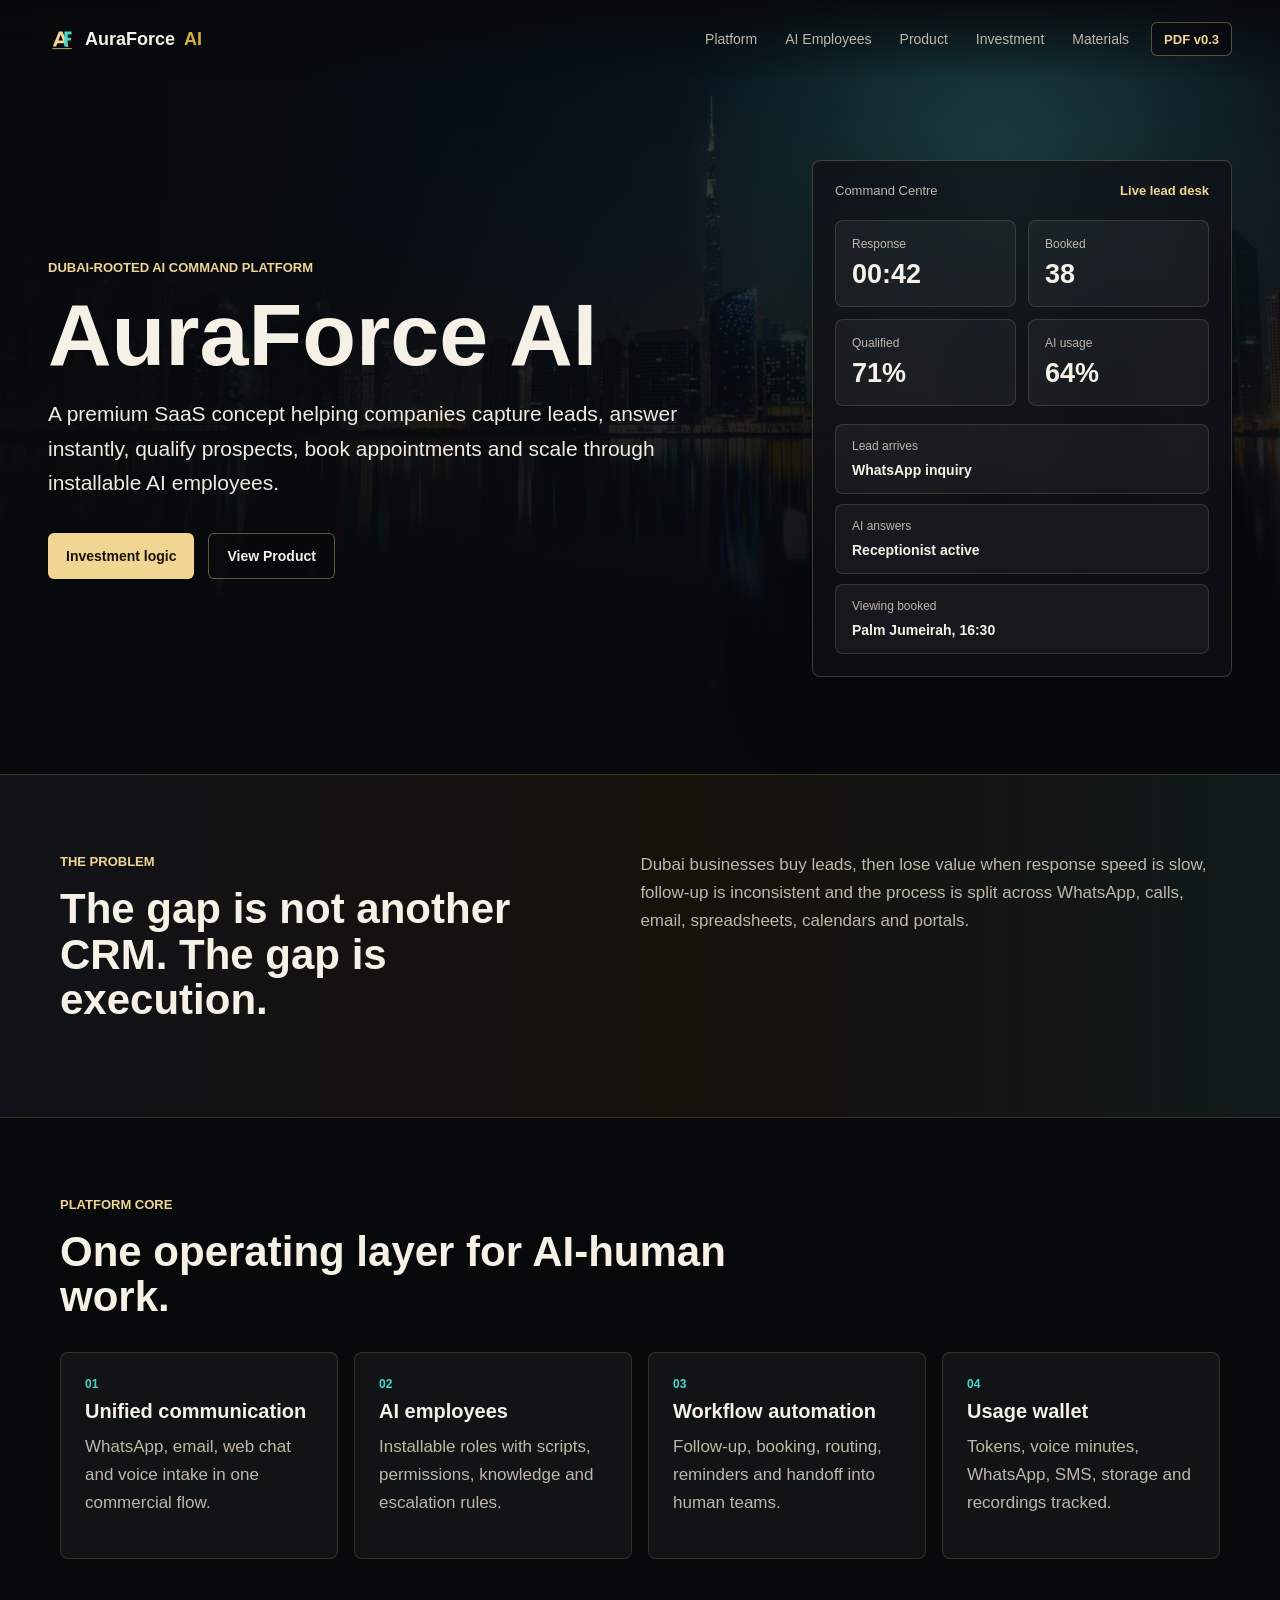
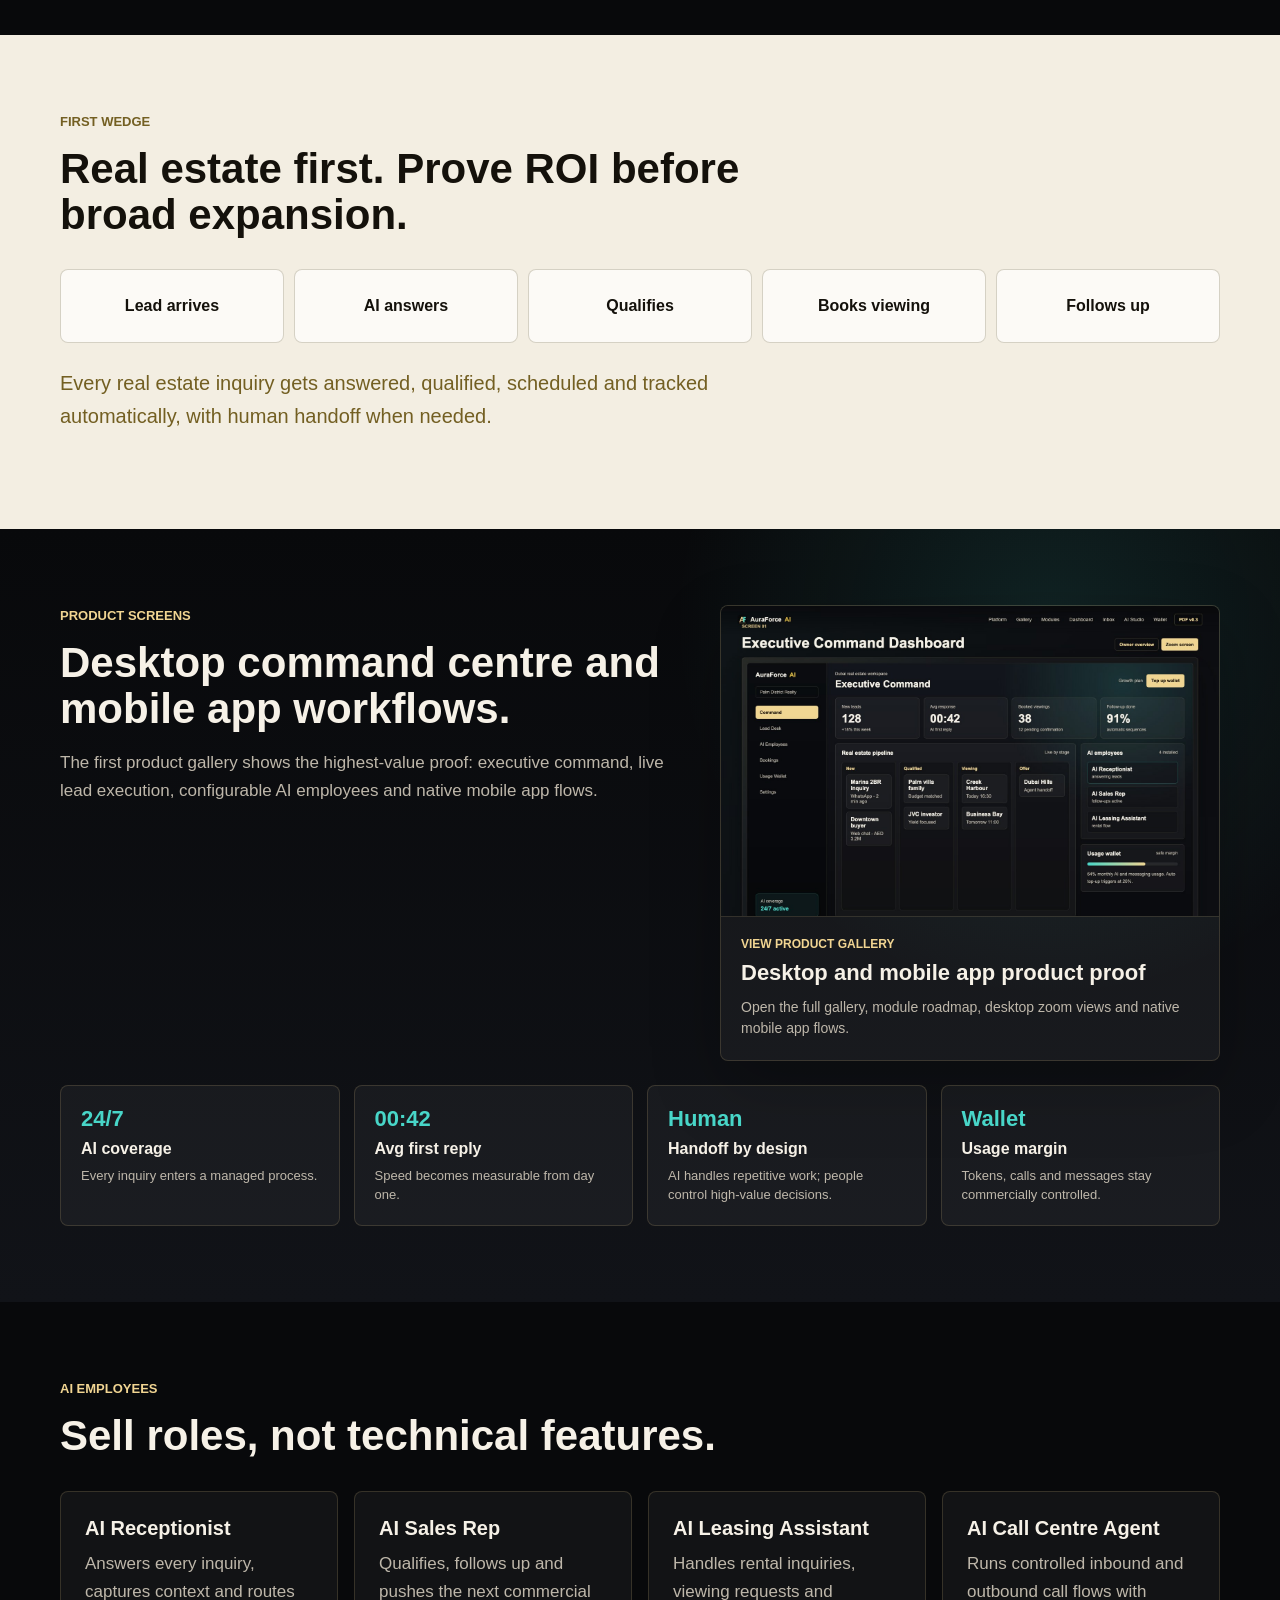
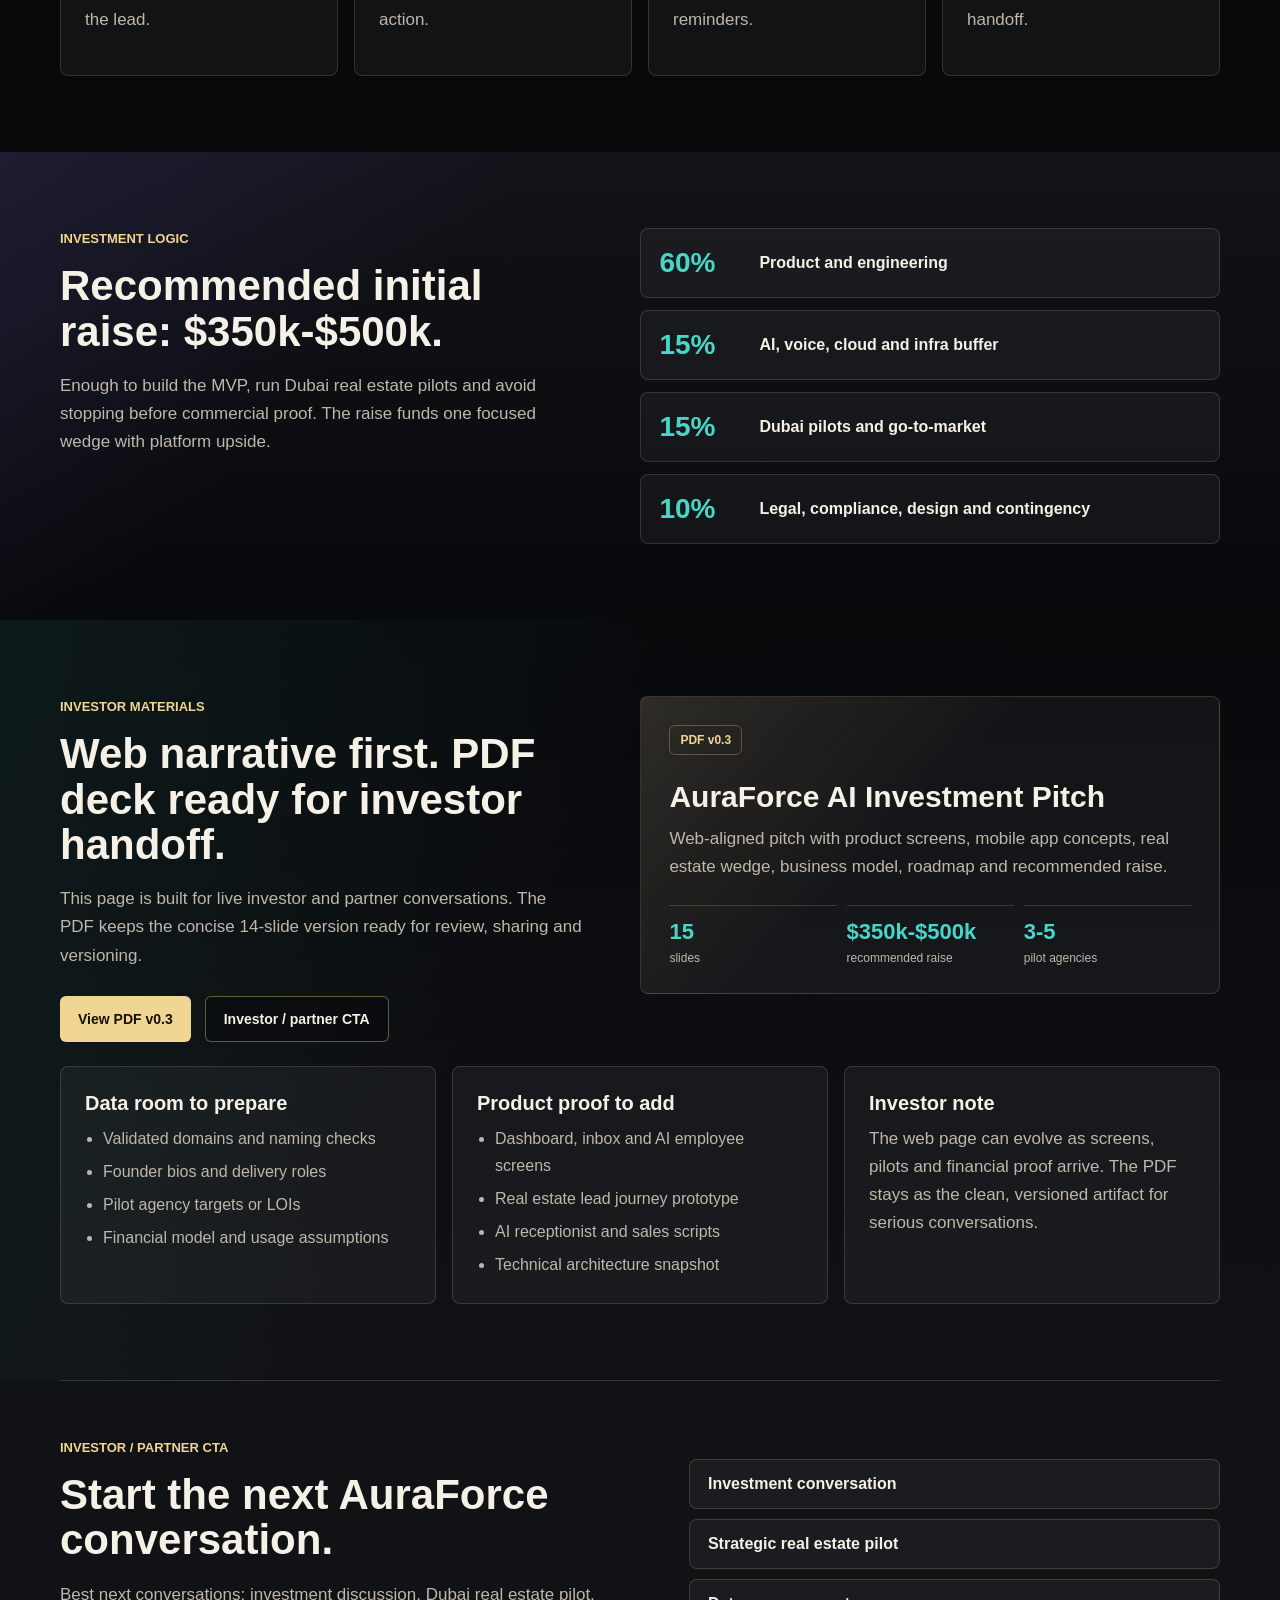
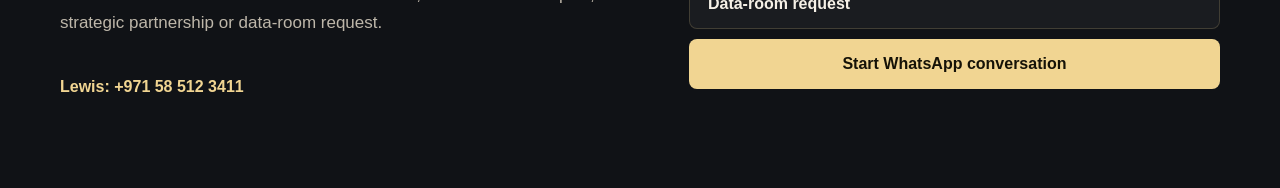
<file: index.html>
<!doctype html>
<html lang="en">
  <head>
    <meta charset="utf-8">
    <meta name="viewport" content="width=device-width, initial-scale=1">
    <title>AuraForce AI</title>
    <meta http-equiv="refresh" content="0; url=web/index.html">
    <link rel="canonical" href="web/index.html">
    <style>
      :root {
        color-scheme: dark;
        --obsidian: #08090b;
        --champagne: #f1d592;
        --text: #f6f1e7;
        --muted: #beb7aa;
      }

      * {
        box-sizing: border-box;
      }

      body {
        min-height: 100vh;
        display: grid;
        place-items: center;
        margin: 0;
        color: var(--text);
        background: var(--obsidian);
        font-family: Inter, Arial, sans-serif;
      }

      main {
        width: min(560px, calc(100% - 48px));
        border: 1px solid rgba(241, 213, 146, 0.18);
        border-radius: 8px;
        padding: 28px;
        background: rgba(255, 255, 255, 0.045);
      }

      h1 {
        margin: 0 0 10px;
        font-size: 28px;
      }

      p {
        margin: 0;
        color: var(--muted);
        line-height: 1.55;
      }

      a {
        color: var(--champagne);
        font-weight: 800;
      }
    </style>
    <script>
      const target = "web/index.html" + window.location.search + window.location.hash;
      window.location.replace(target);
    </script>
  </head>
  <body>
    <main>
      <h1>AuraForce AI</h1>
      <p>Opening the AuraForce AI landing page. <a href="web/index.html">Continue manually</a>.</p>
    </main>
  </body>
</html>
</file>
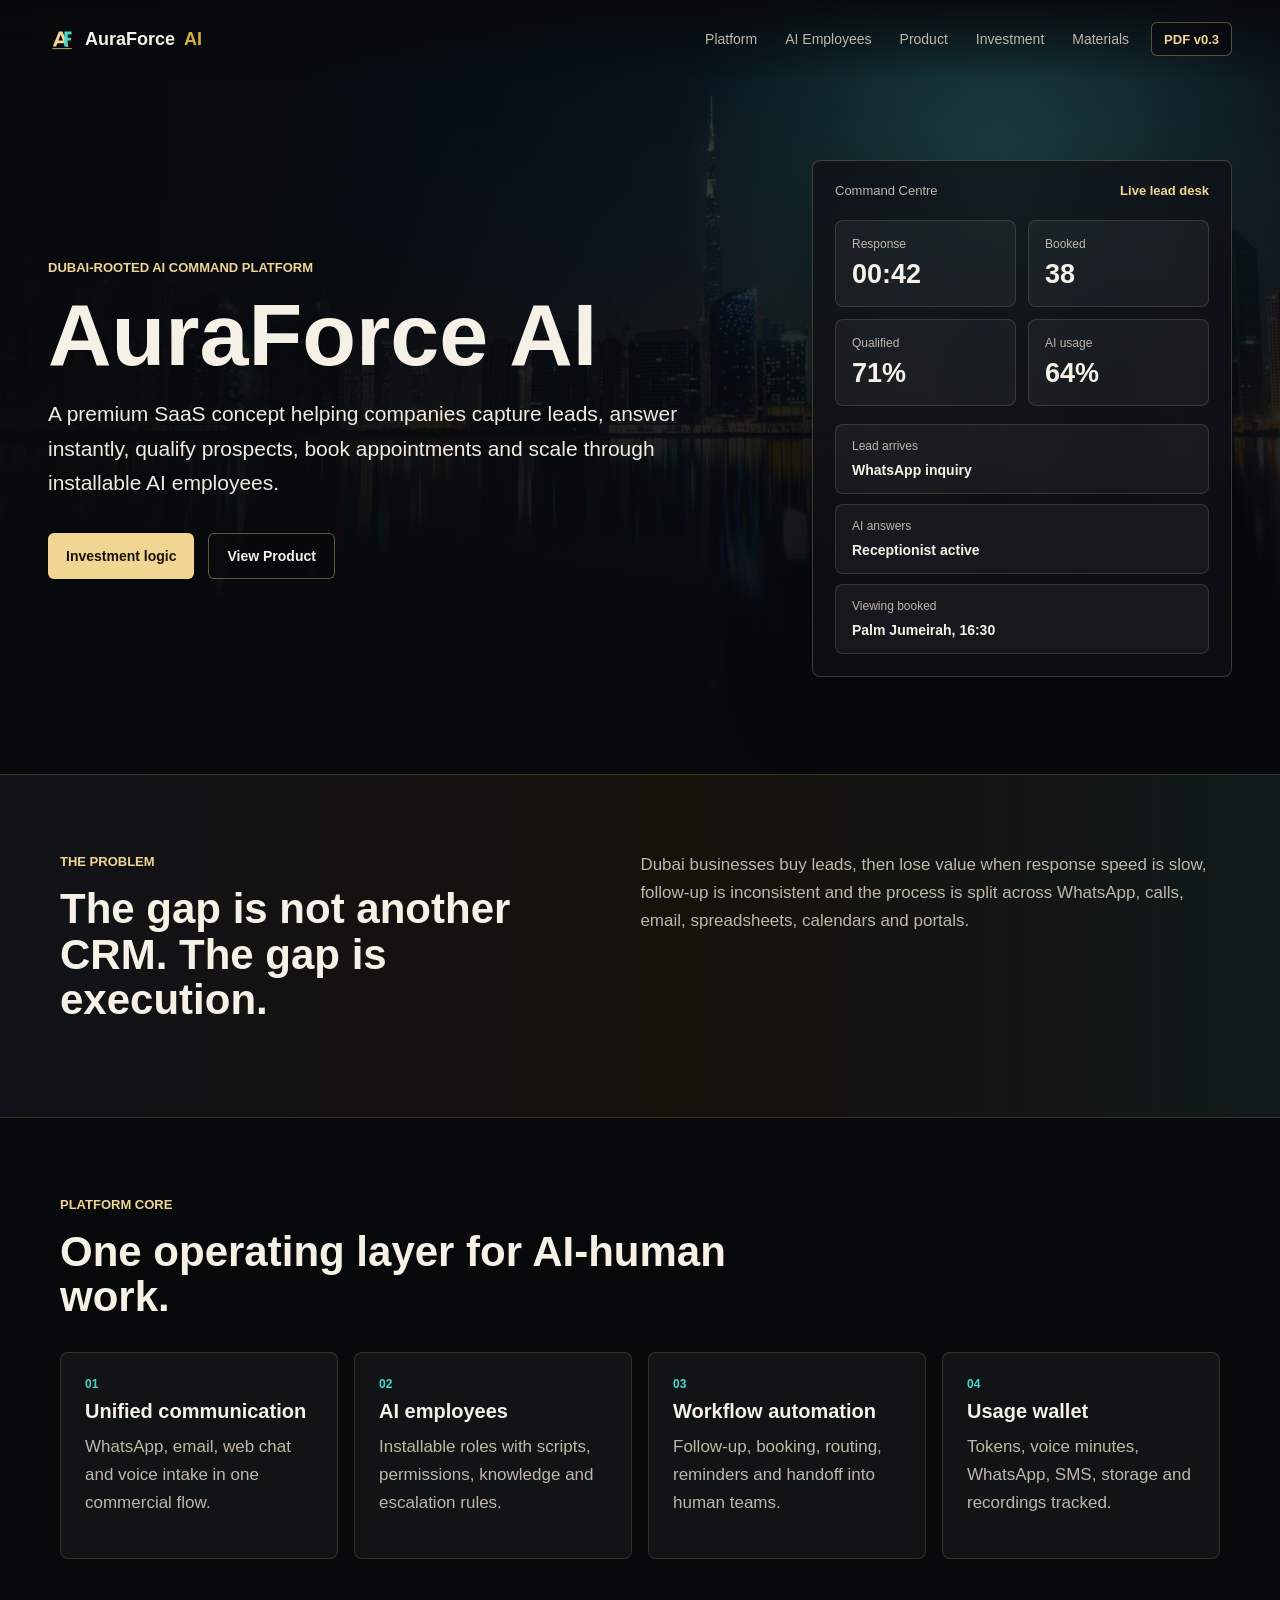
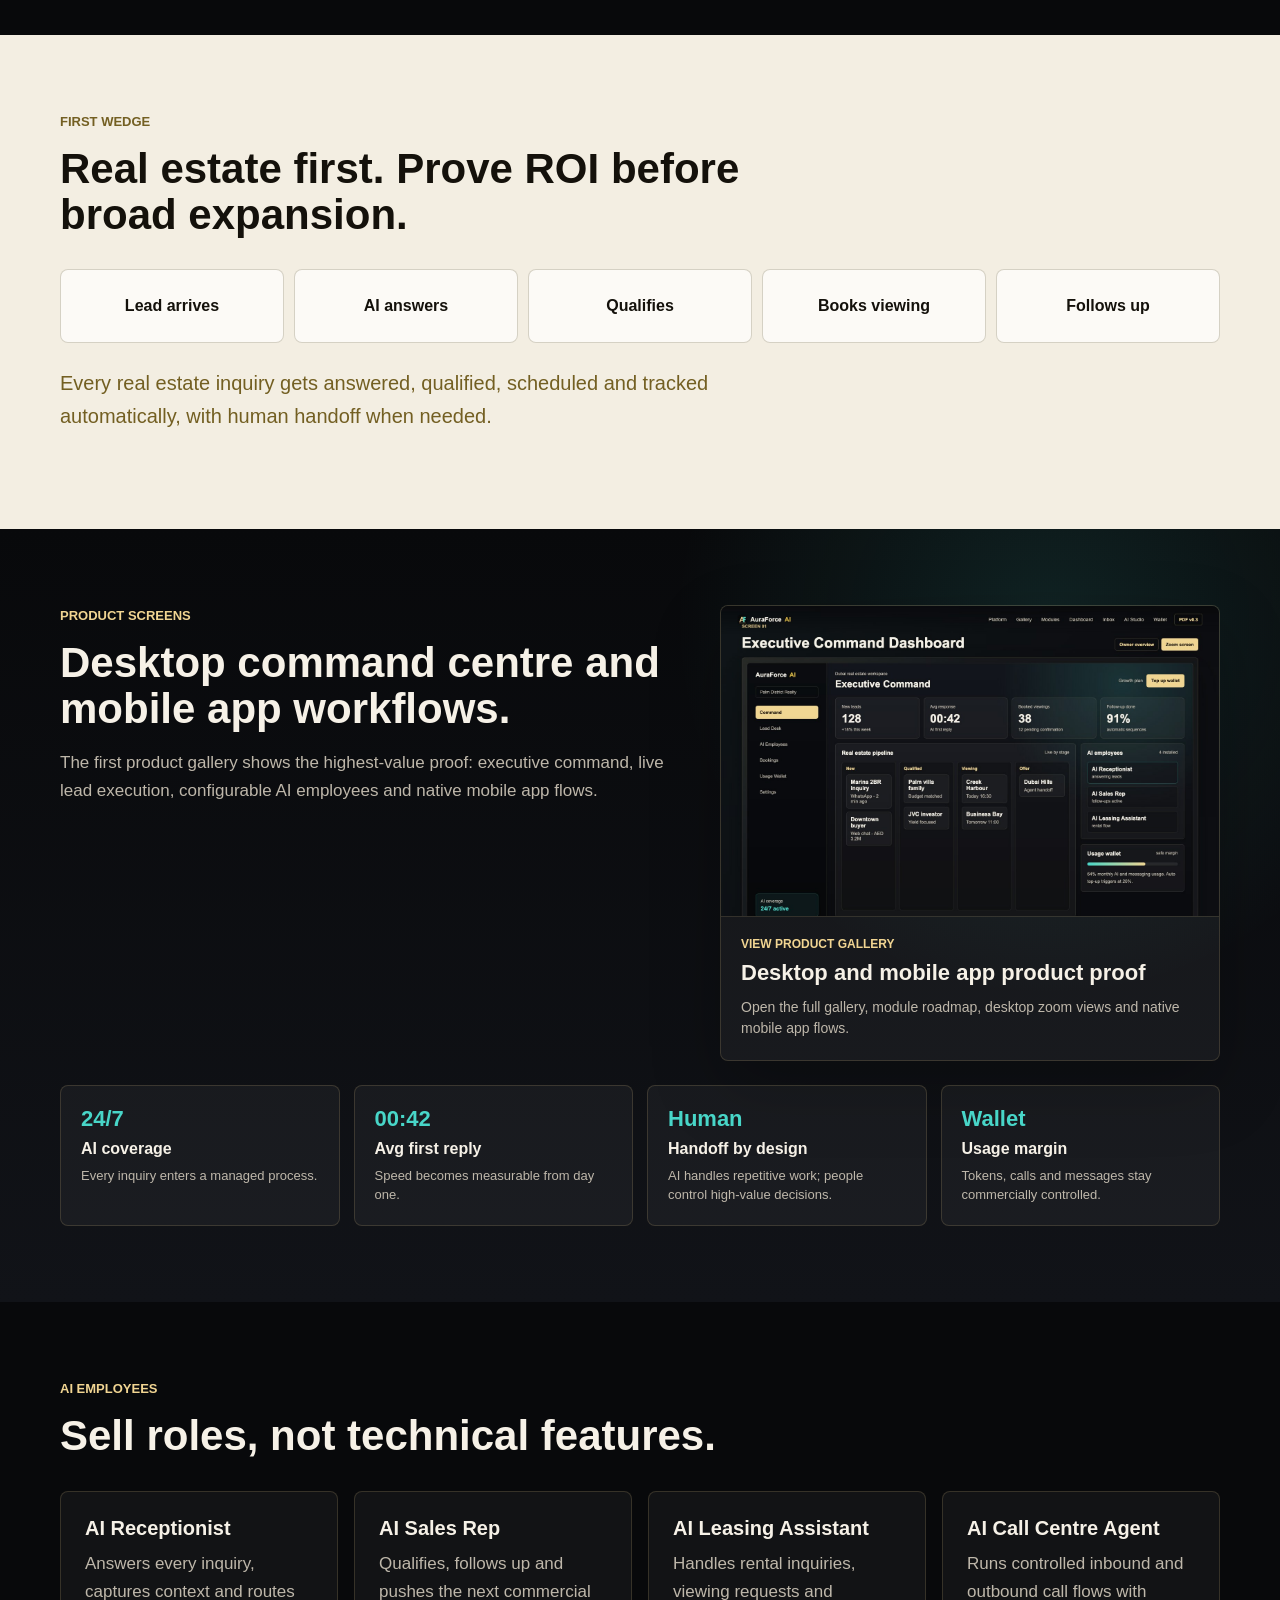
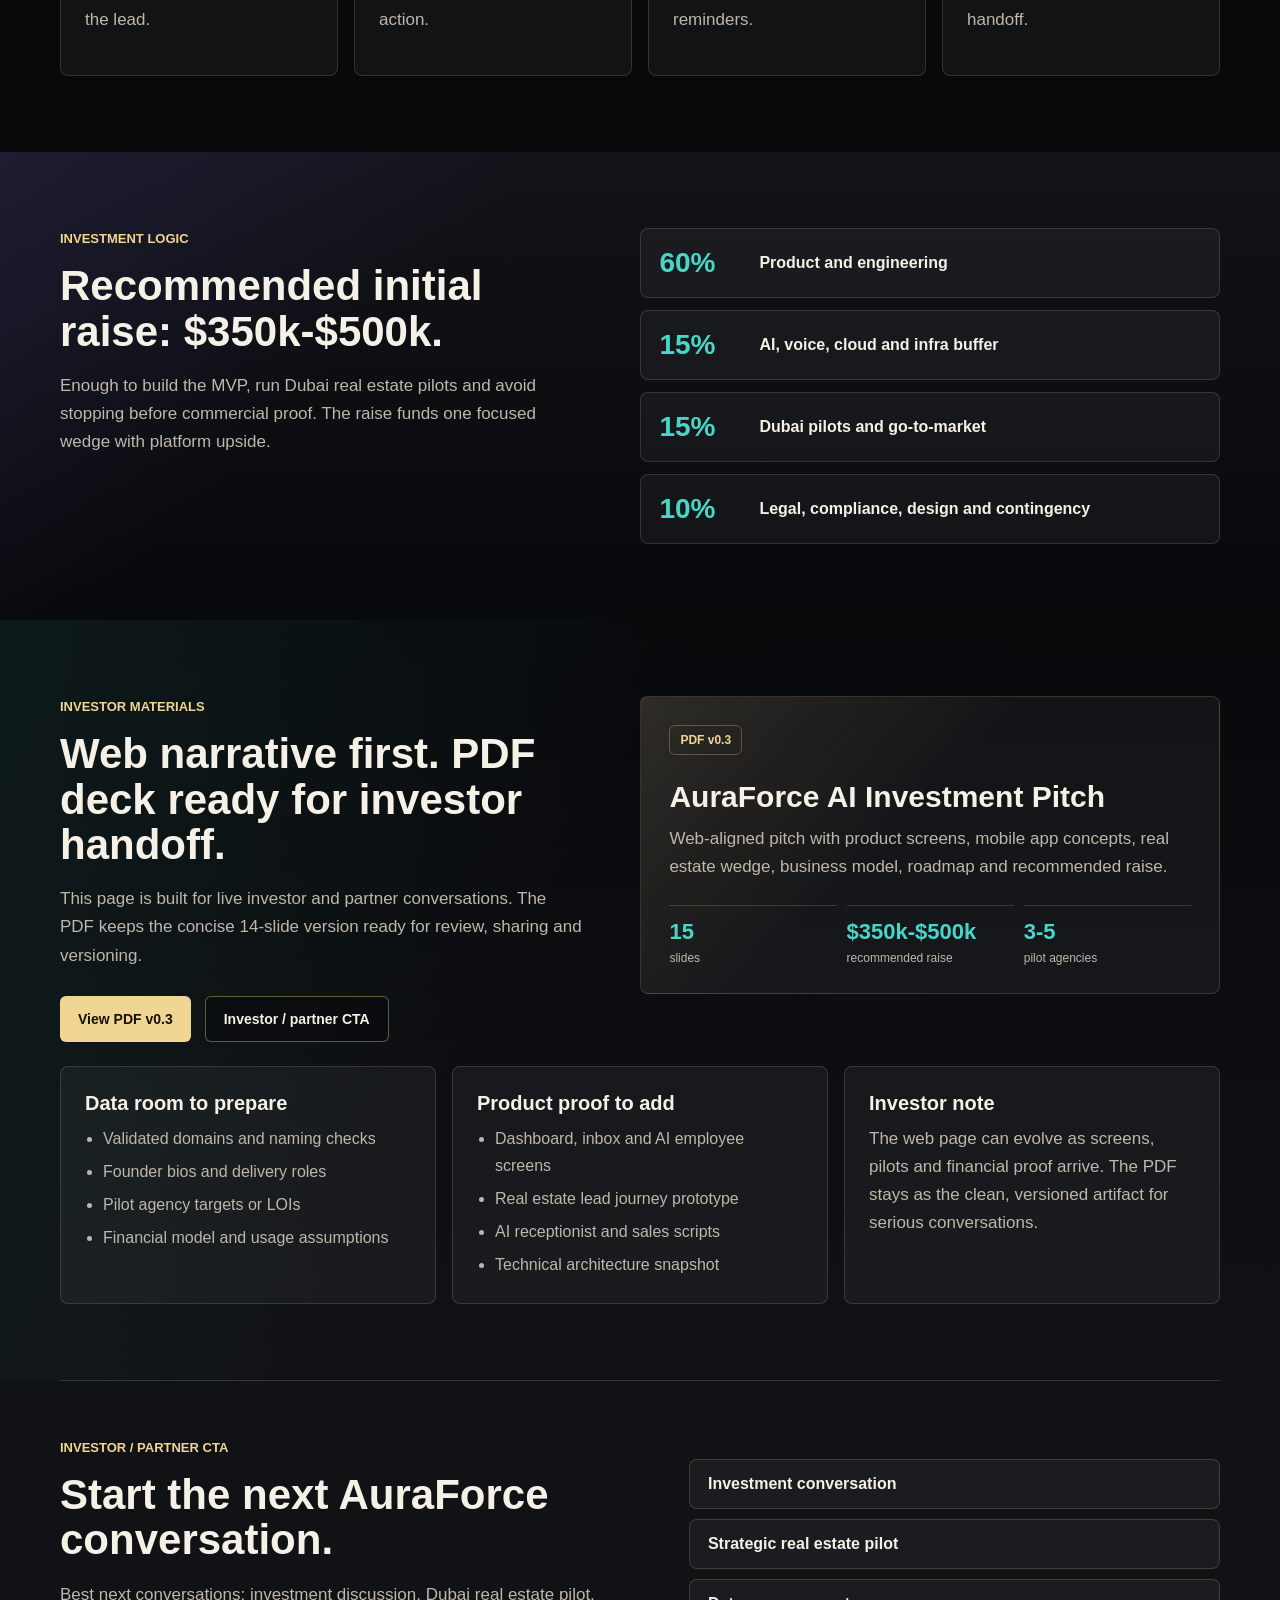
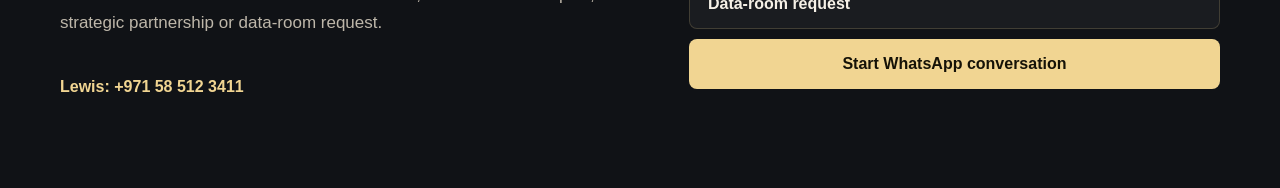
<file: web/index.html>
<!doctype html>
<html lang="en">
  <head>
    <meta charset="utf-8">
    <meta name="viewport" content="width=device-width, initial-scale=1">
    <title>AuraForce AI | AI Command Platform for Modern Business</title>
    <meta
      name="description"
      content="A premium Dubai-rooted AI command platform helping companies capture leads, answer instantly, qualify prospects, book appointments and scale through installable AI employees."
    >
    <link rel="icon" type="image/svg+xml" href="../brand/auraforce-logo.svg">
    <link rel="stylesheet" href="styles.css">
  </head>
  <body>
    <header class="site-header" aria-label="Primary navigation">
      <a class="brand-mark" href="#top" aria-label="AuraForce AI home">
        <img src="../brand/auraforce-logo.svg" alt="" aria-hidden="true">
        <span>AuraForce</span>
        <span>AI</span>
      </a>
      <div class="header-cluster">
        <nav>
          <a href="#platform">Platform</a>
          <a href="#employees">AI Employees</a>
          <a href="screens.html#product-gallery">Product</a>
          <a href="#investment">Investment</a>
          <a href="#materials">Materials</a>
        </nav>
        <a
          class="header-pdf"
          href="../source-materials/AuraForce_AI_Investment_Pitch_v0_3.pdf"
          target="_blank"
          rel="noopener"
        >
          PDF v0.3
        </a>
      </div>
    </header>

    <main id="top">
      <section class="hero">
        <div class="hero-bg" aria-hidden="true"></div>
        <div class="hero-overlay" aria-hidden="true"></div>
        <div class="hero-content">
          <p class="eyebrow">Dubai-rooted AI command platform</p>
          <h1>AuraForce AI</h1>
          <p class="hero-copy">
            A premium SaaS concept helping companies capture leads, answer instantly,
            qualify prospects, book appointments and scale through installable AI employees.
          </p>
          <div class="hero-actions">
            <a class="button primary" href="#investment">Investment logic</a>
            <a class="button secondary" href="screens.html#product-gallery">View Product</a>
          </div>
        </div>
        <aside class="command-panel" aria-label="AuraForce command platform preview">
          <div class="panel-top">
            <span>Command Centre</span>
            <strong>Live lead desk</strong>
          </div>
          <div class="metric-grid">
            <div>
              <span>Response</span>
              <strong>00:42</strong>
            </div>
            <div>
              <span>Booked</span>
              <strong>38</strong>
            </div>
            <div>
              <span>Qualified</span>
              <strong>71%</strong>
            </div>
            <div>
              <span>AI usage</span>
              <strong>64%</strong>
            </div>
          </div>
          <div class="lead-flow">
            <div><span>Lead arrives</span><strong>WhatsApp inquiry</strong></div>
            <div><span>AI answers</span><strong>Receptionist active</strong></div>
            <div><span>Viewing booked</span><strong>Palm Jumeirah, 16:30</strong></div>
          </div>
        </aside>
      </section>

      <section class="intro-band" id="platform">
        <div class="section-inner two-column">
          <div>
            <p class="eyebrow">The problem</p>
            <h2>The gap is not another CRM. The gap is execution.</h2>
          </div>
          <p>
            Dubai businesses buy leads, then lose value when response speed is slow,
            follow-up is inconsistent and the process is split across WhatsApp, calls,
            email, spreadsheets, calendars and portals.
          </p>
        </div>
      </section>

      <section class="section">
        <div class="section-inner">
          <div class="section-heading">
            <p class="eyebrow">Platform core</p>
            <h2>One operating layer for AI-human work.</h2>
          </div>
          <div class="capability-grid">
            <article>
              <span>01</span>
              <h3>Unified communication</h3>
              <p>WhatsApp, email, web chat and voice intake in one commercial flow.</p>
            </article>
            <article>
              <span>02</span>
              <h3>AI employees</h3>
              <p>Installable roles with scripts, permissions, knowledge and escalation rules.</p>
            </article>
            <article>
              <span>03</span>
              <h3>Workflow automation</h3>
              <p>Follow-up, booking, routing, reminders and handoff into human teams.</p>
            </article>
            <article>
              <span>04</span>
              <h3>Usage wallet</h3>
              <p>Tokens, voice minutes, WhatsApp, SMS, storage and recordings tracked.</p>
            </article>
          </div>
        </div>
      </section>

      <section class="wedge-section">
        <div class="section-inner">
          <div class="section-heading">
            <p class="eyebrow">First wedge</p>
            <h2>Real estate first. Prove ROI before broad expansion.</h2>
          </div>
          <div class="flow-row" aria-label="Real estate lead flow">
            <div>Lead arrives</div>
            <div>AI answers</div>
            <div>Qualifies</div>
            <div>Books viewing</div>
            <div>Follows up</div>
          </div>
          <p class="wedge-copy">
            Every real estate inquiry gets answered, qualified, scheduled and tracked
            automatically, with human handoff when needed.
          </p>
        </div>
      </section>

      <section class="section product-screens-section" id="screens-preview">
        <div class="section-inner screen-preview-layout">
          <div>
            <p class="eyebrow">Product screens</p>
            <h2>Desktop command centre and mobile app workflows.</h2>
            <p>
              The first product gallery shows the highest-value proof: executive command,
              live lead execution, configurable AI employees and native mobile app flows.
            </p>
          </div>
          <a class="featured-product-card" href="screens.html#product-gallery">
            <img src="../assets/screens/01-command-dashboard.png" alt="AuraForce AI desktop command dashboard preview">
            <div>
              <span>View Product Gallery</span>
              <strong>Desktop and mobile app product proof</strong>
              <p>Open the full gallery, module roadmap, desktop zoom views and native mobile app flows.</p>
            </div>
          </a>
        </div>
        <div class="section-inner proof-strip">
          <article><span>24/7</span><strong>AI coverage</strong><p>Every inquiry enters a managed process.</p></article>
          <article><span>00:42</span><strong>Avg first reply</strong><p>Speed becomes measurable from day one.</p></article>
          <article><span>Human</span><strong>Handoff by design</strong><p>AI handles repetitive work; people control high-value decisions.</p></article>
          <article><span>Wallet</span><strong>Usage margin</strong><p>Tokens, calls and messages stay commercially controlled.</p></article>
          </div>
      </section>

      <section class="section" id="employees">
        <div class="section-inner">
          <div class="section-heading">
            <p class="eyebrow">AI employees</p>
            <h2>Sell roles, not technical features.</h2>
          </div>
          <div class="employee-grid">
            <article>
              <h3>AI Receptionist</h3>
              <p>Answers every inquiry, captures context and routes the lead.</p>
            </article>
            <article>
              <h3>AI Sales Rep</h3>
              <p>Qualifies, follows up and pushes the next commercial action.</p>
            </article>
            <article>
              <h3>AI Leasing Assistant</h3>
              <p>Handles rental inquiries, viewing requests and reminders.</p>
            </article>
            <article>
              <h3>AI Call Centre Agent</h3>
              <p>Runs controlled inbound and outbound call flows with handoff.</p>
            </article>
          </div>
        </div>
      </section>

      <section class="section investment-section" id="investment">
        <div class="section-inner investment-layout">
          <div>
            <p class="eyebrow">Investment logic</p>
            <h2>Recommended initial raise: $350k-$500k.</h2>
            <p>
              Enough to build the MVP, run Dubai real estate pilots and avoid stopping
              before commercial proof. The raise funds one focused wedge with platform upside.
            </p>
          </div>
          <div class="allocation-list">
            <div><span>60%</span><strong>Product and engineering</strong></div>
            <div><span>15%</span><strong>AI, voice, cloud and infra buffer</strong></div>
            <div><span>15%</span><strong>Dubai pilots and go-to-market</strong></div>
            <div><span>10%</span><strong>Legal, compliance, design and contingency</strong></div>
          </div>
        </div>
      </section>

      <section class="section materials-section" id="materials">
        <div class="section-inner materials-layout">
          <div>
            <p class="eyebrow">Investor materials</p>
            <h2>Web narrative first. PDF deck ready for investor handoff.</h2>
            <p>
              This page is built for live investor and partner conversations. The PDF keeps
              the concise 14-slide version ready for review, sharing and versioning.
            </p>
            <div class="material-actions">
              <a
                class="button primary"
                href="../source-materials/AuraForce_AI_Investment_Pitch_v0_3.pdf"
                target="_blank"
                rel="noopener"
              >
                View PDF v0.3
              </a>
              <a class="button secondary" href="#contact">Investor / partner CTA</a>
            </div>
          </div>

          <article class="pdf-card" aria-label="AuraForce AI PDF deck">
            <span>PDF v0.3</span>
            <h3>AuraForce AI Investment Pitch</h3>
            <p>
              Web-aligned pitch with product screens, mobile app concepts, real estate
              wedge, business model, roadmap and recommended raise.
            </p>
            <div class="pdf-meta">
              <div><strong>15</strong><span>slides</span></div>
              <div><strong>$350k-$500k</strong><span>recommended raise</span></div>
              <div><strong>3-5</strong><span>pilot agencies</span></div>
            </div>
          </article>
        </div>

        <div class="section-inner readiness-grid">
          <article>
            <h3>Data room to prepare</h3>
            <ul>
              <li>Validated domains and naming checks</li>
              <li>Founder bios and delivery roles</li>
              <li>Pilot agency targets or LOIs</li>
              <li>Financial model and usage assumptions</li>
            </ul>
          </article>
          <article>
            <h3>Product proof to add</h3>
            <ul>
              <li>Dashboard, inbox and AI employee screens</li>
              <li>Real estate lead journey prototype</li>
              <li>AI receptionist and sales scripts</li>
              <li>Technical architecture snapshot</li>
            </ul>
          </article>
          <article>
            <h3>Investor note</h3>
            <p>
              The web page can evolve as screens, pilots and financial proof arrive.
              The PDF stays as the clean, versioned artifact for serious conversations.
            </p>
          </article>
        </div>
      </section>

      <section class="section contact-section" id="contact">
        <div class="section-inner contact-panel">
          <div>
            <p class="eyebrow">Investor / partner CTA</p>
            <h2>Start the next AuraForce conversation.</h2>
            <p>
              Best next conversations: investment discussion, Dubai real estate pilot,
              strategic partnership or data-room request.
            </p>
            <a class="contact-phone" href="tel:+971585123411">Lewis: +971 58 512 3411</a>
          </div>
          <div class="contact-options">
            <span>Investment conversation</span>
            <span>Strategic real estate pilot</span>
            <span>Data-room request</span>
            <a href="https://wa.me/971585123411" target="_blank" rel="noopener">Start WhatsApp conversation</a>
          </div>
        </div>
      </section>
    </main>
  </body>
</html>
</file>
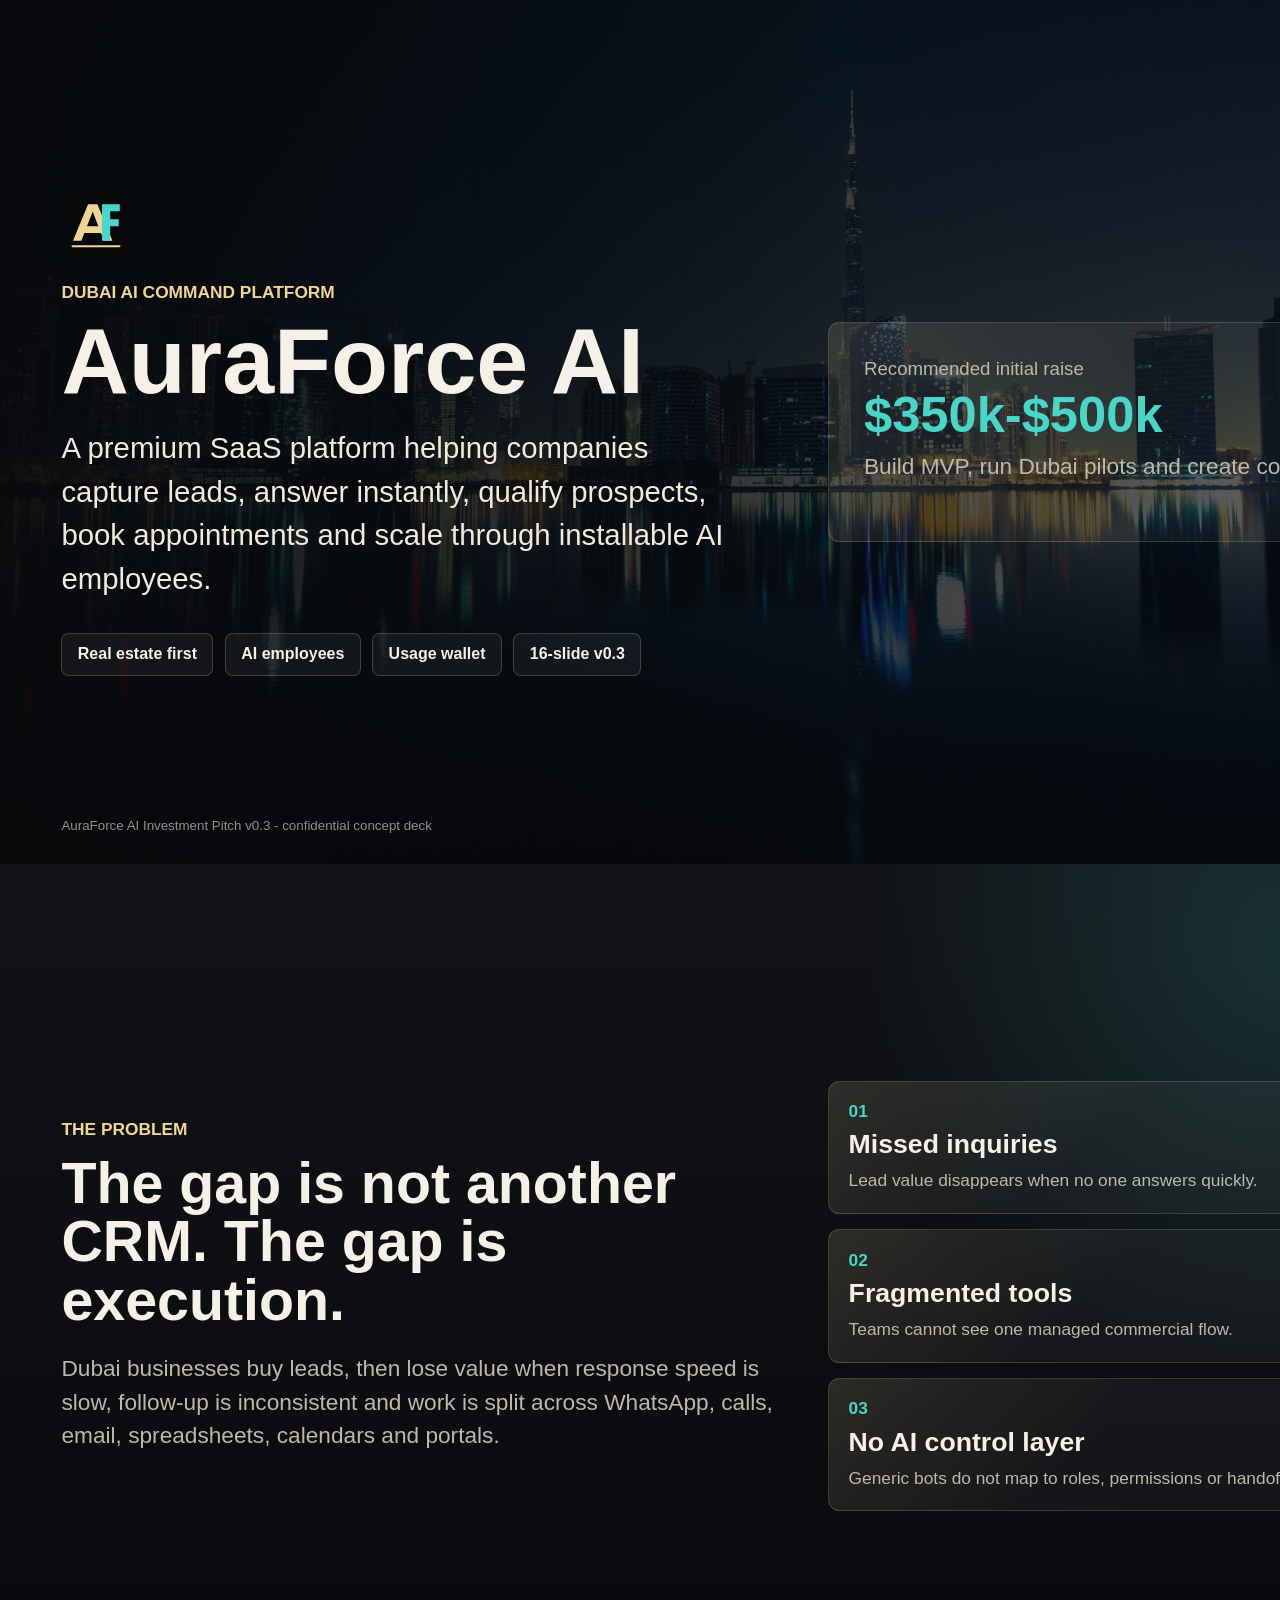
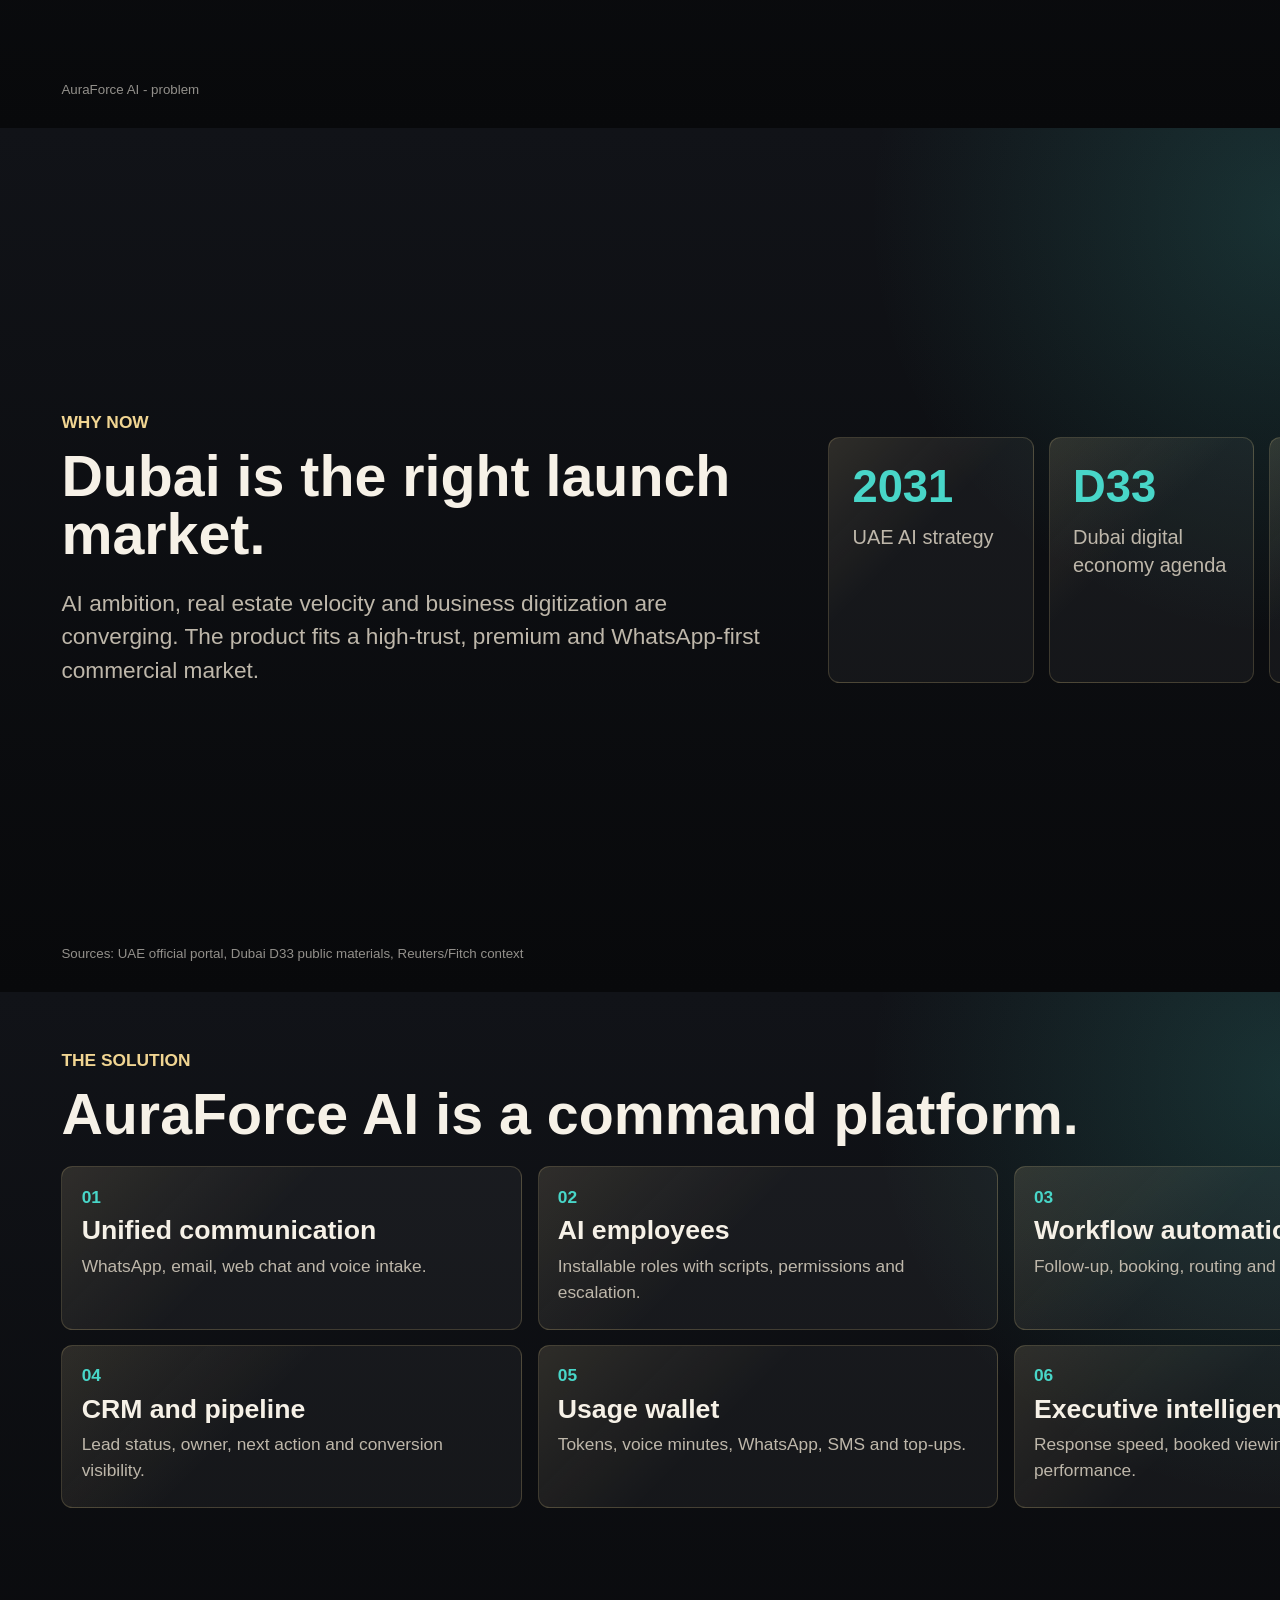
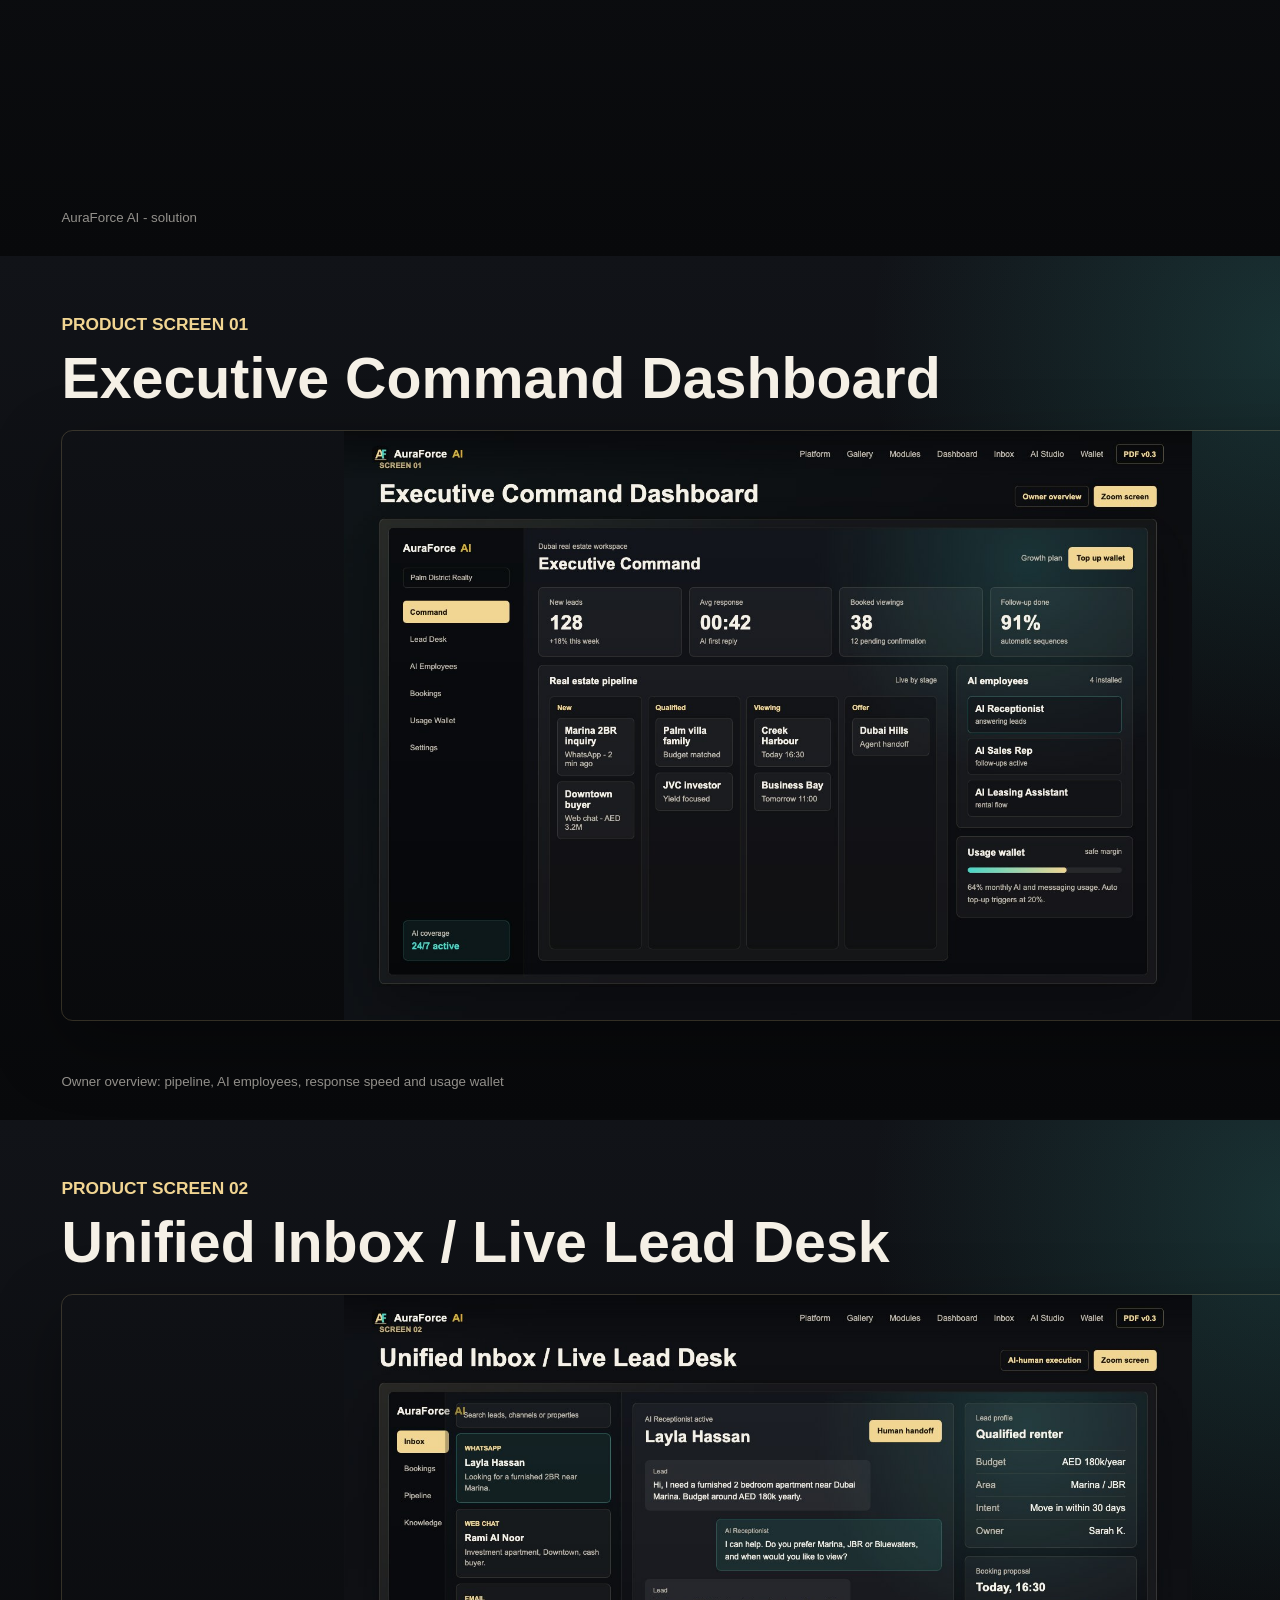
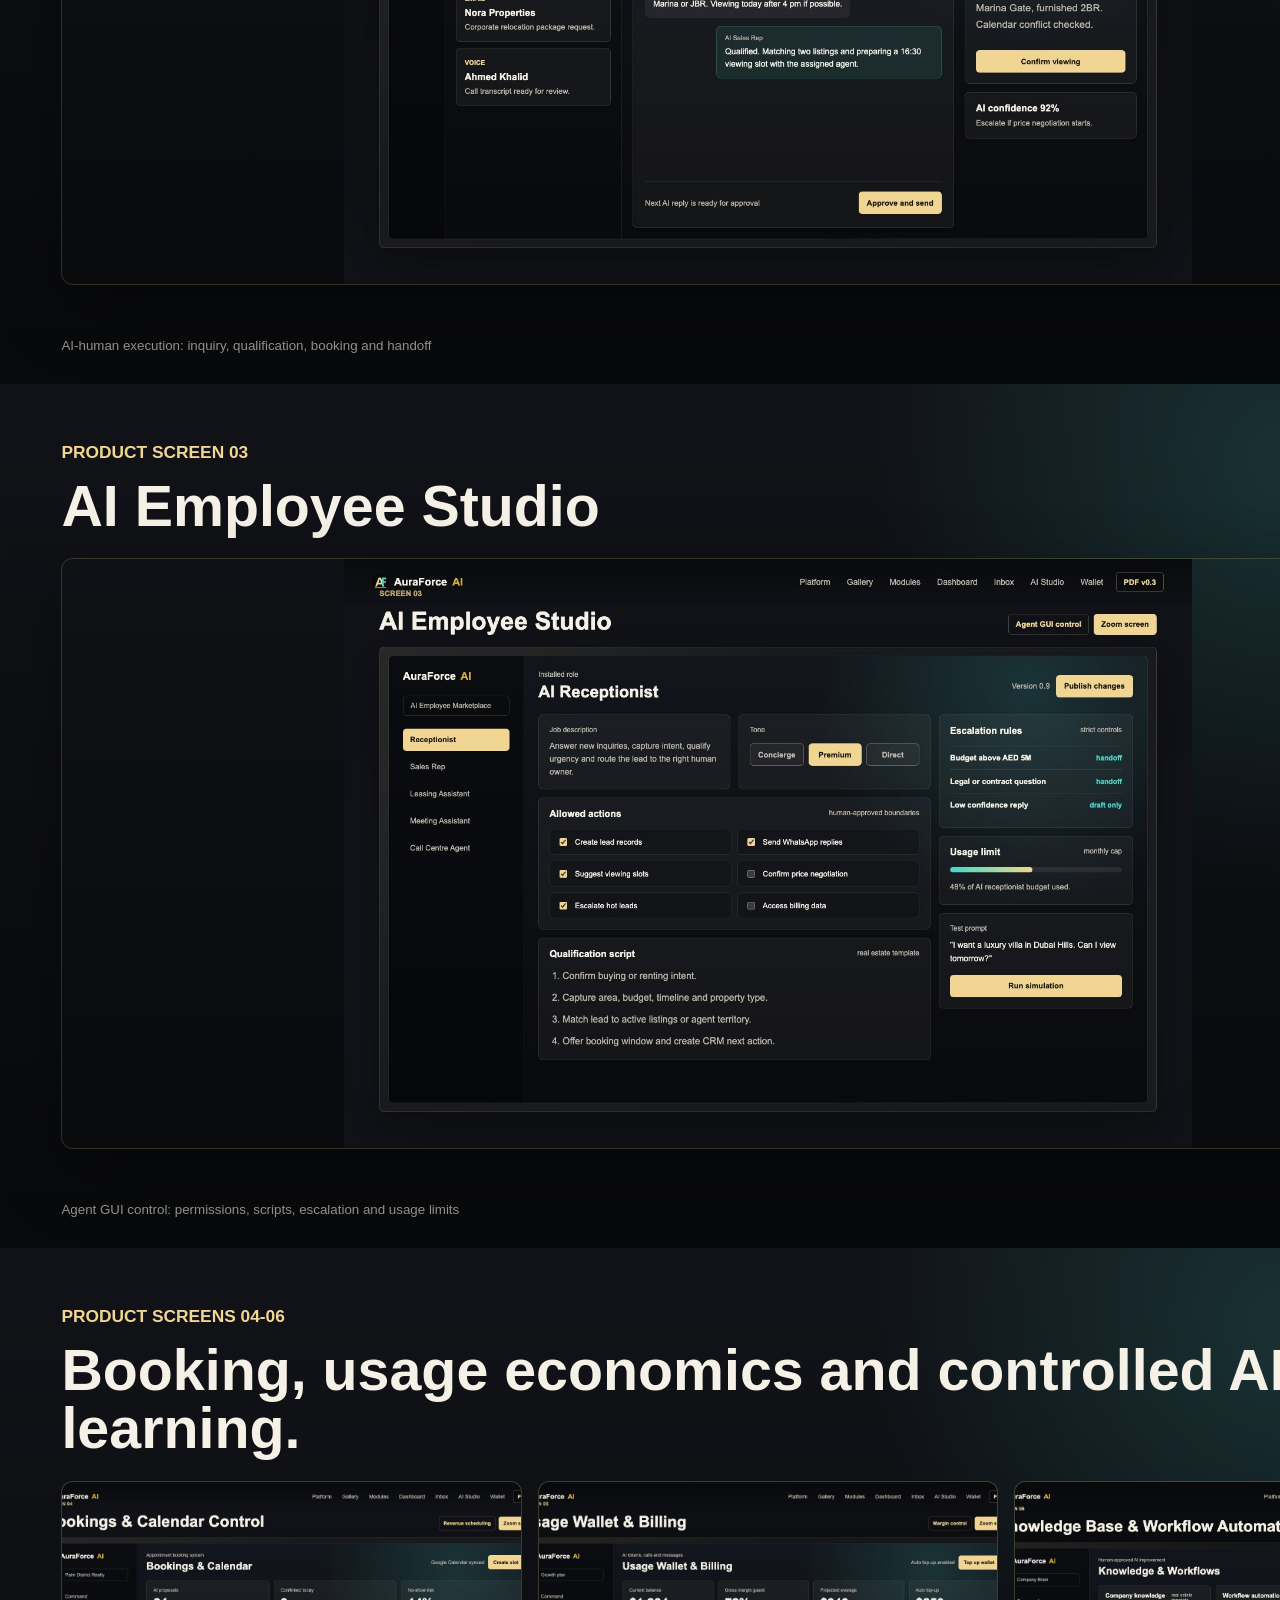
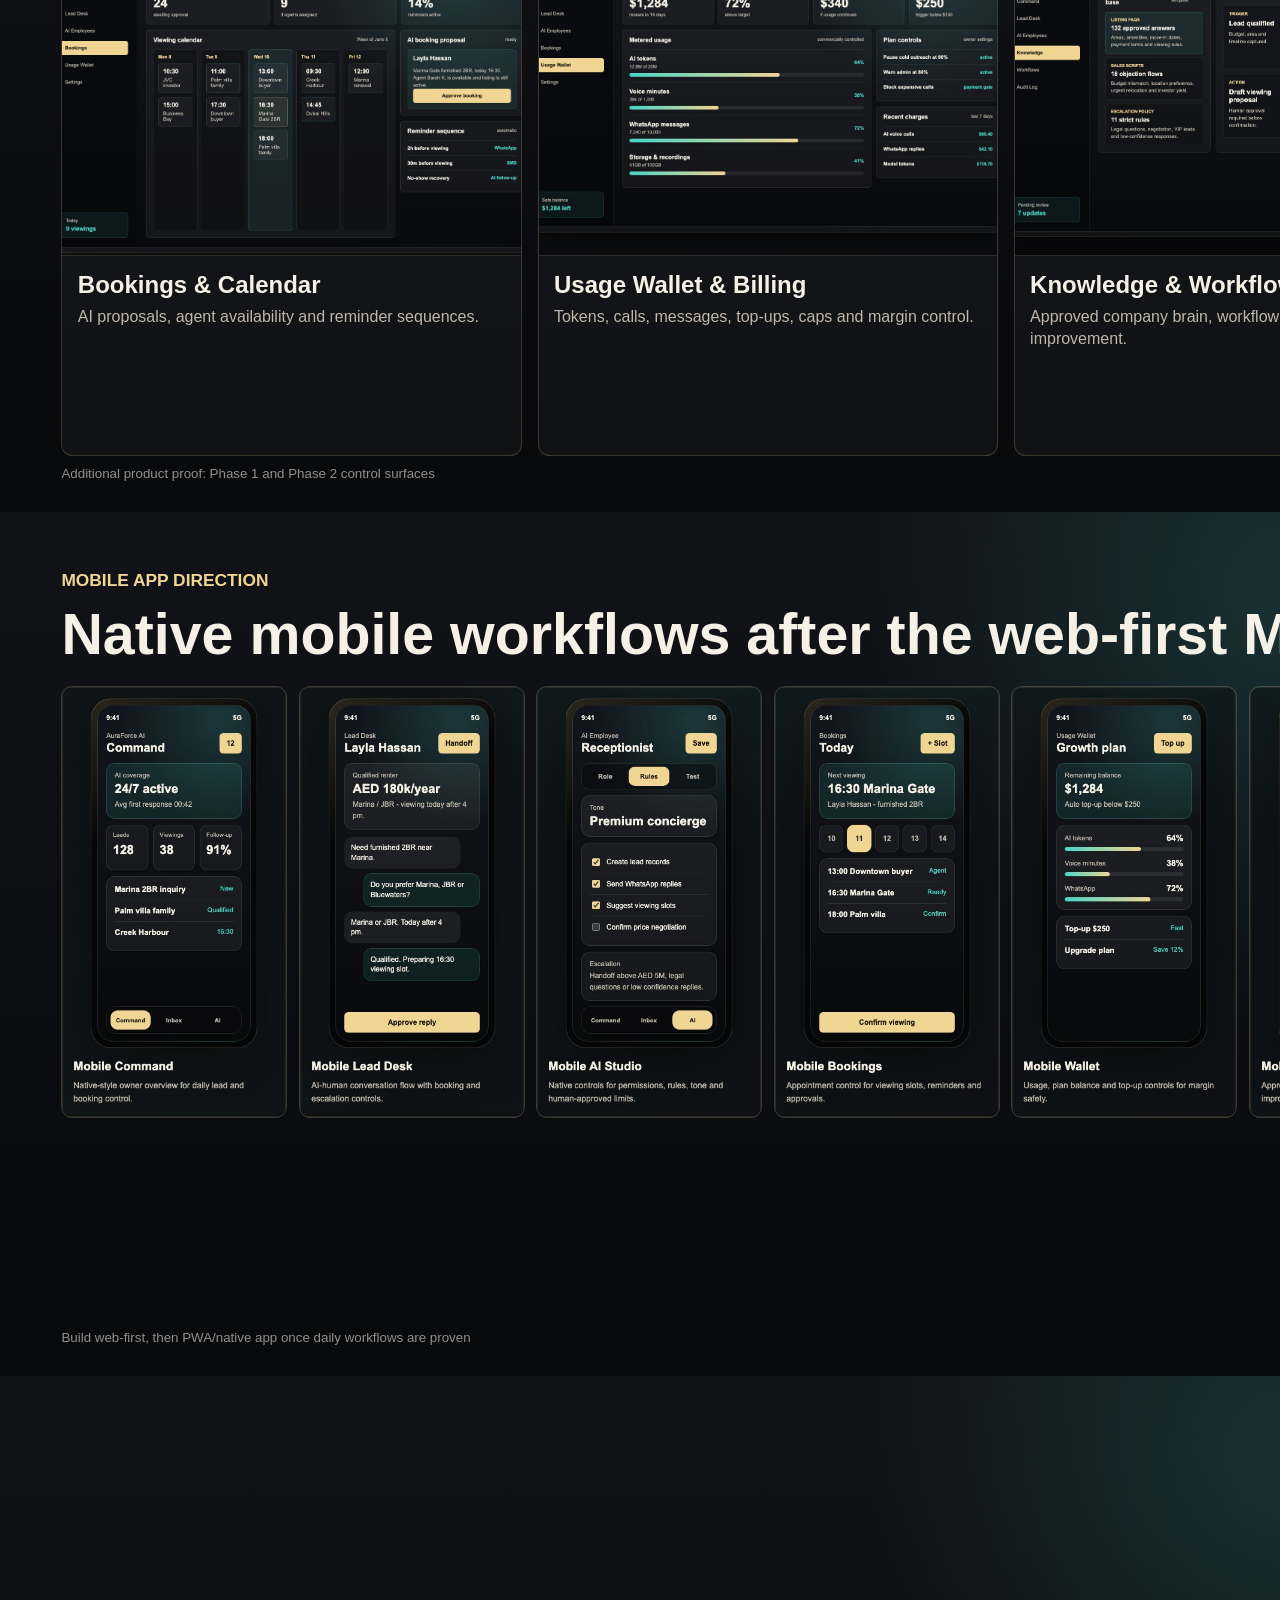
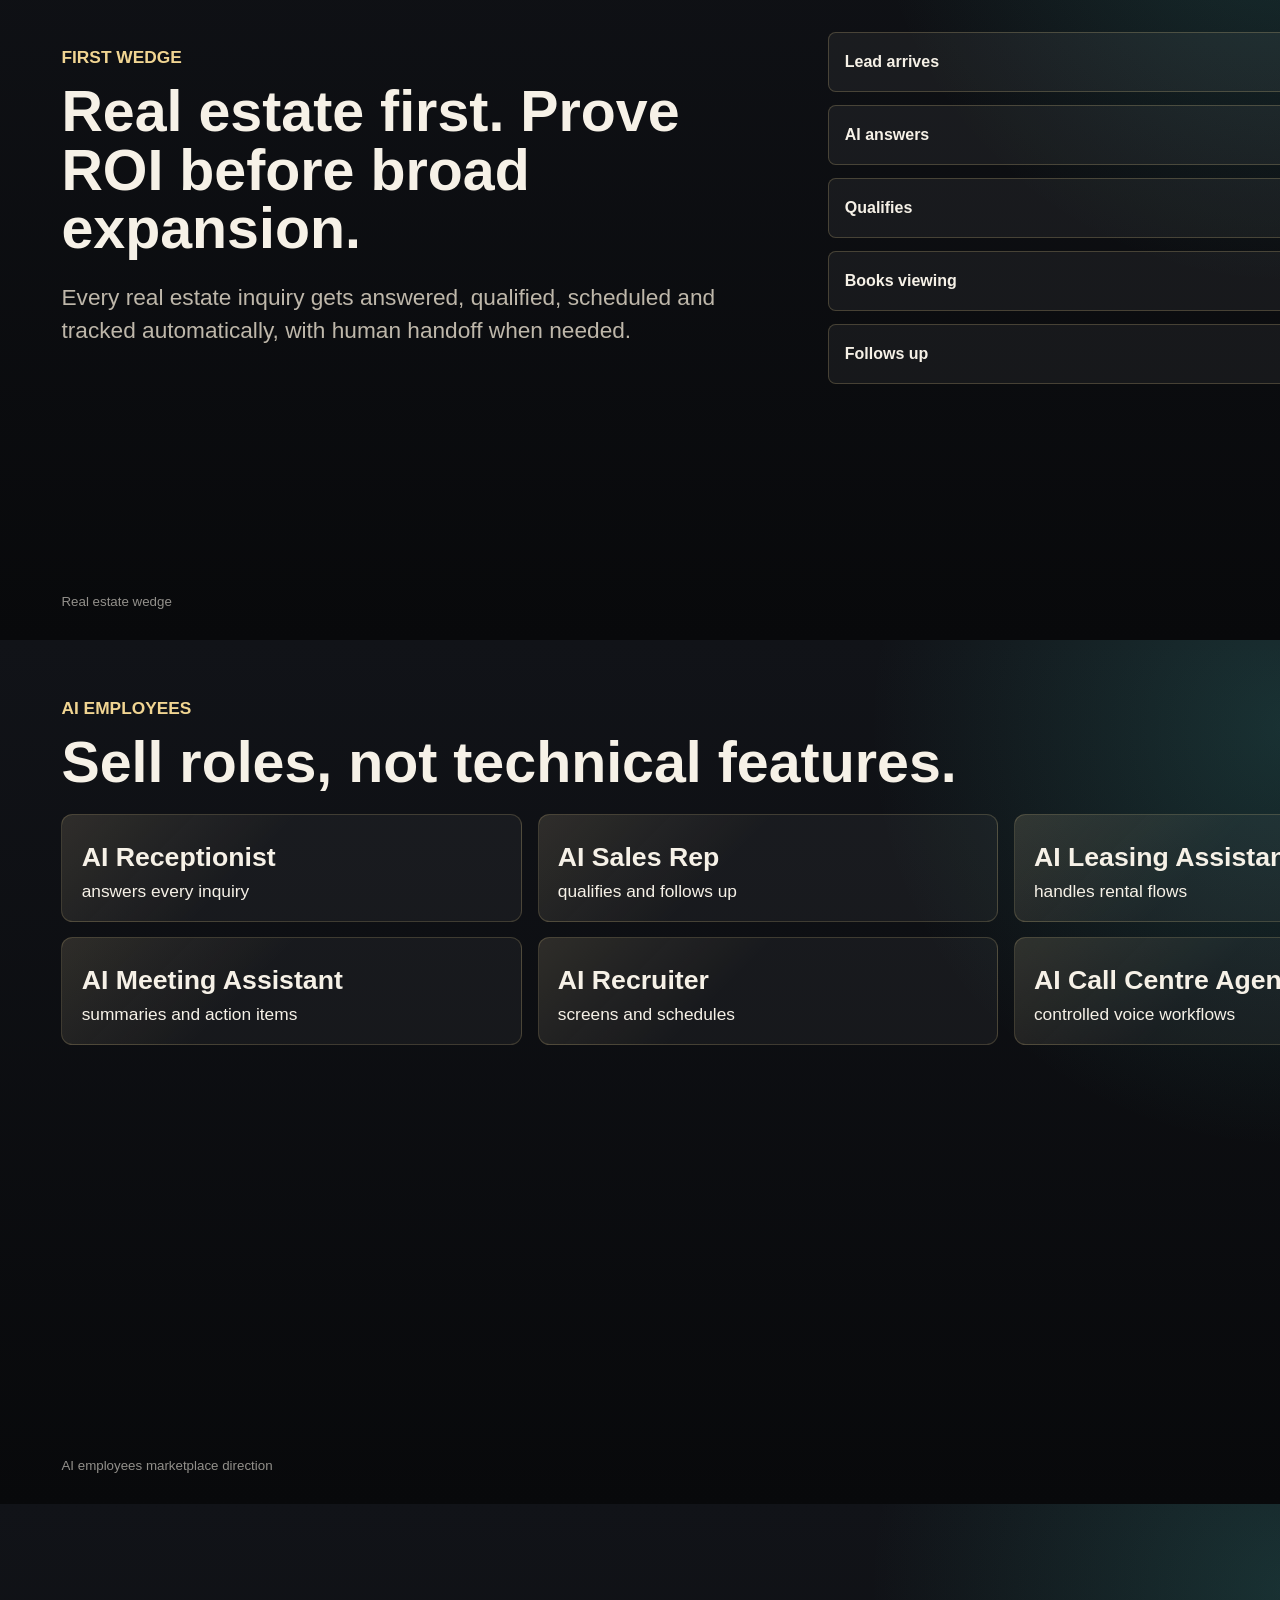
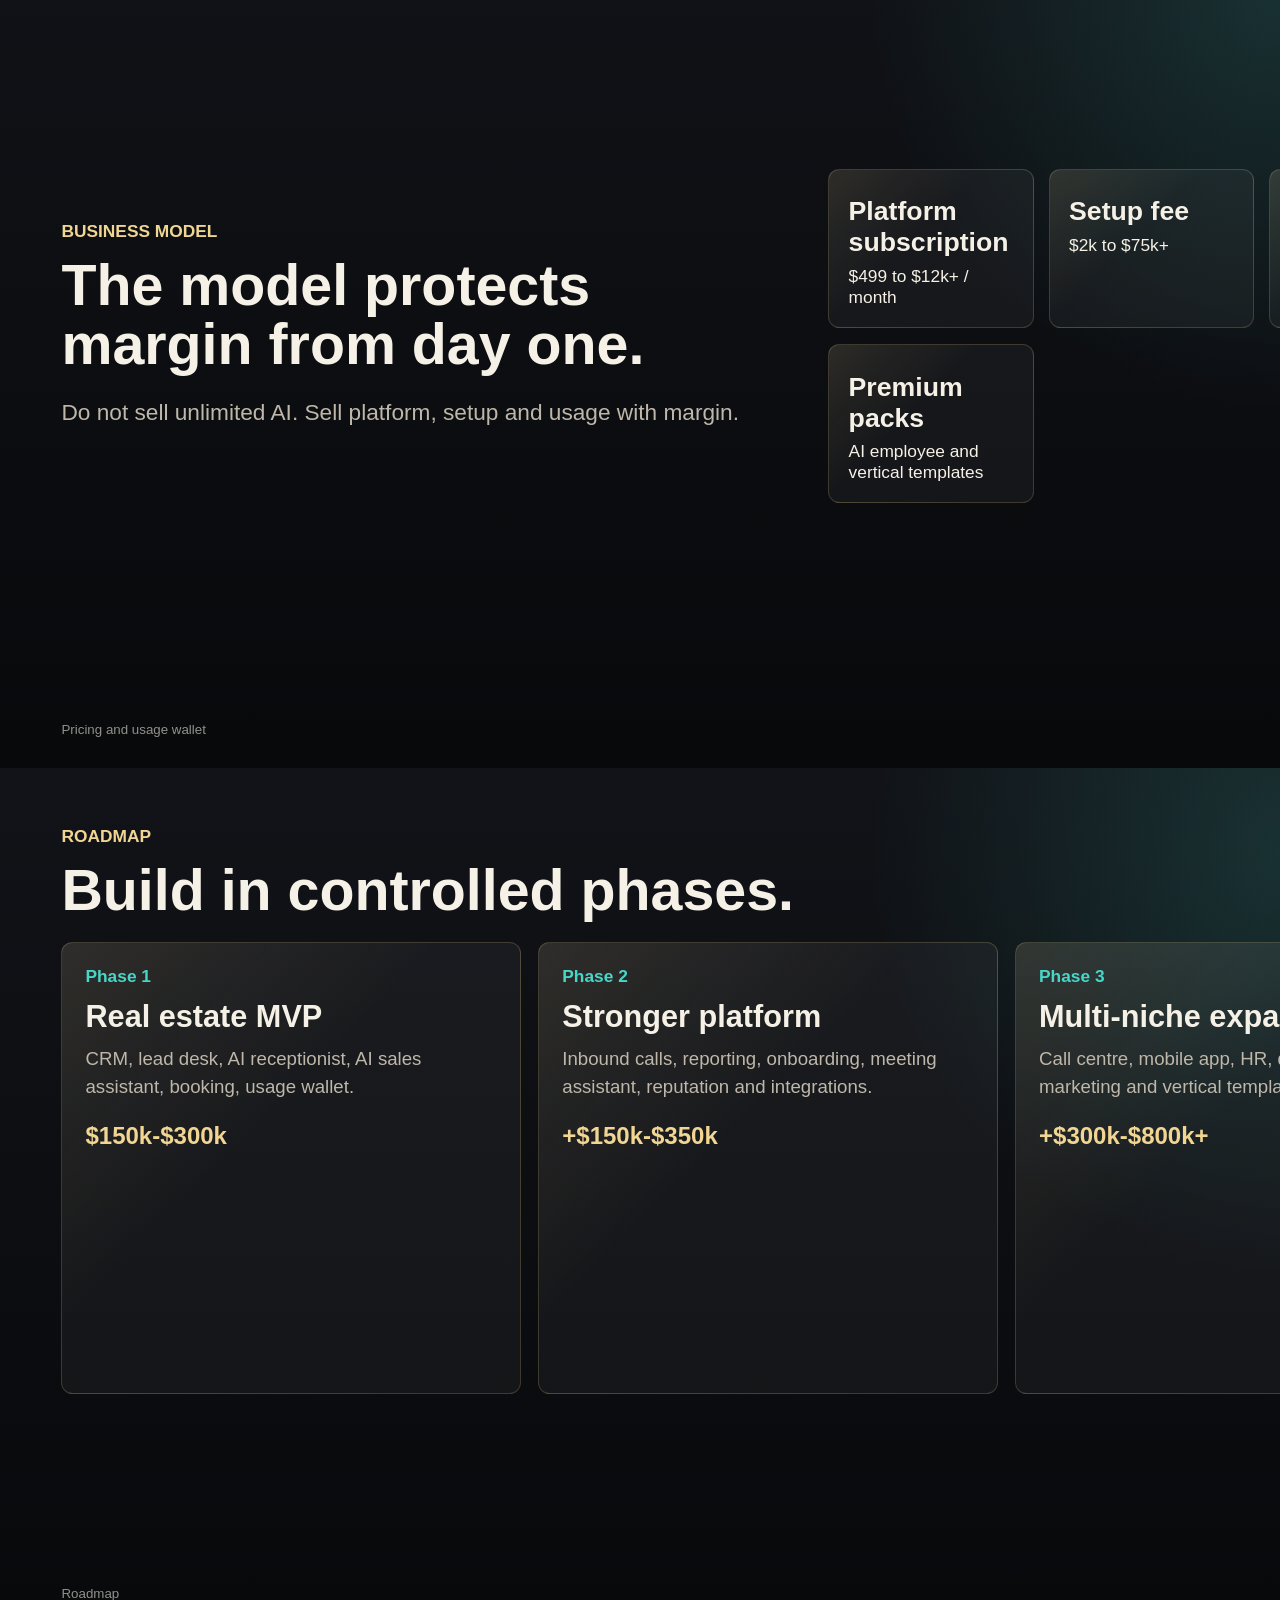
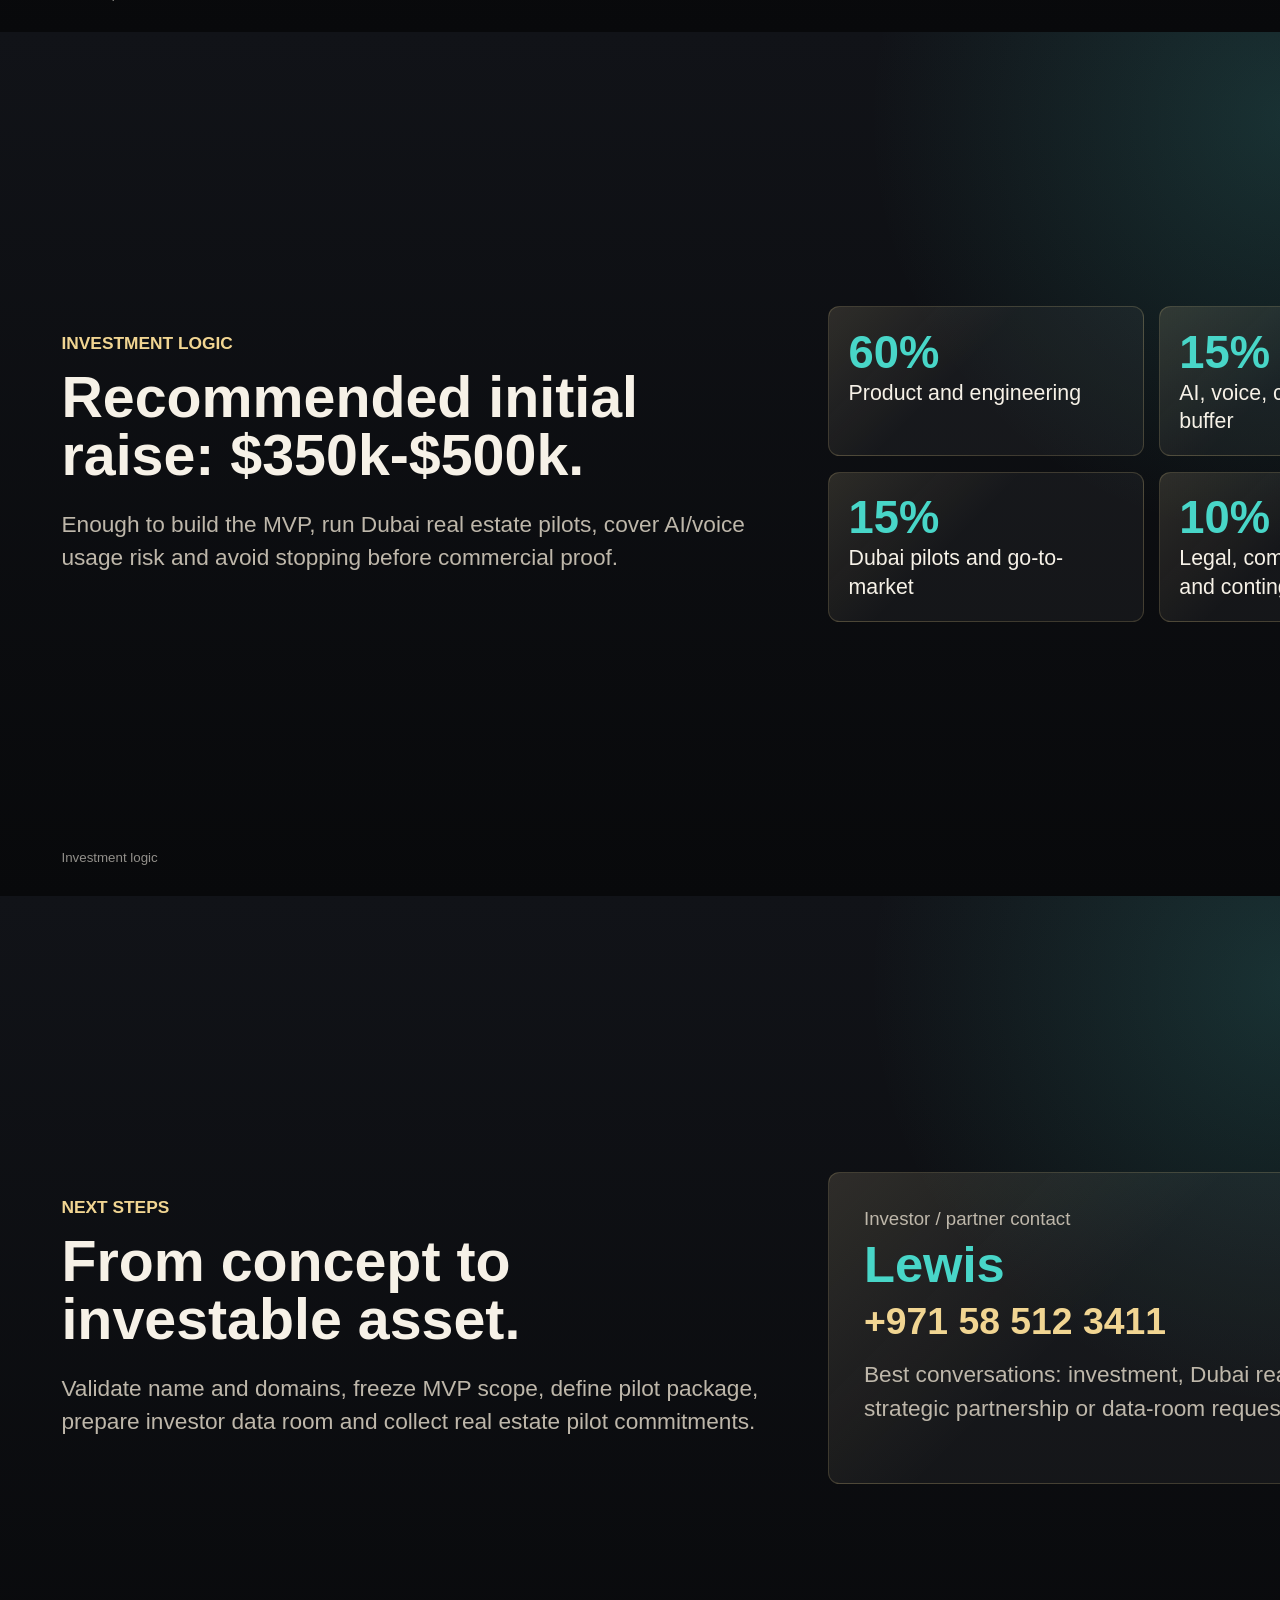
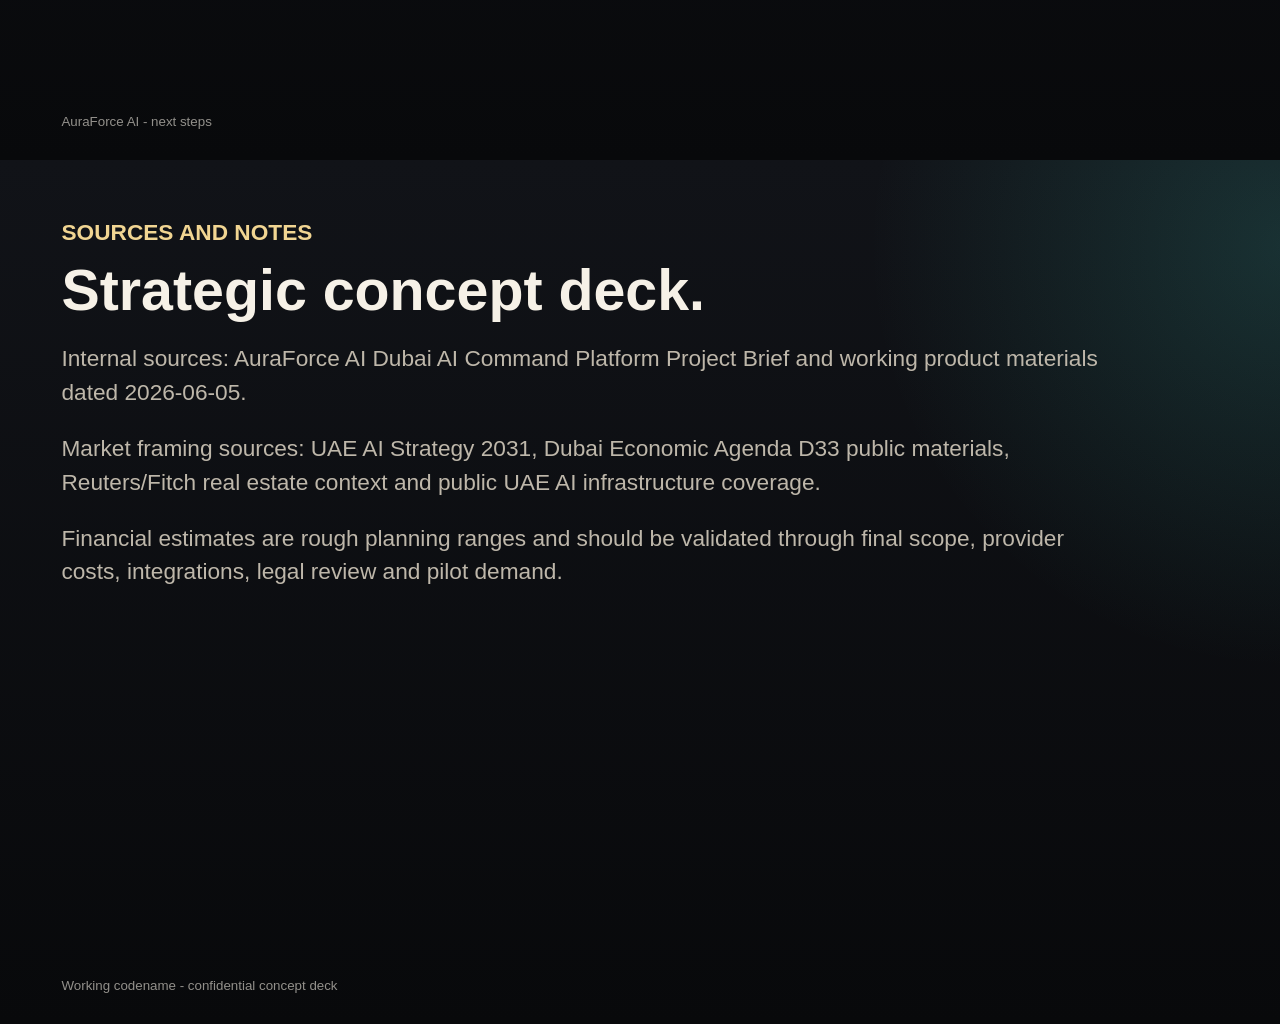
<file: web/pitch-v0-2.html>
<!doctype html>
<html lang="en">
  <head>
    <meta charset="utf-8">
    <meta name="viewport" content="width=device-width, initial-scale=1">
    <title>AuraForce AI Investment Pitch v0.3</title>
    <link rel="icon" type="image/svg+xml" href="../brand/auraforce-logo.svg">
    <link rel="stylesheet" href="pitch.css">
  </head>
  <body>
    <main class="deck">
      <section class="slide cover-slide">
        <div class="slide-bg"></div>
        <div class="slide-content cover-layout">
          <div>
            <img class="deck-logo" src="../brand/auraforce-logo.svg" alt="AuraForce AI logo">
            <p class="eyebrow">Dubai AI command platform</p>
            <h1>AuraForce AI</h1>
            <p class="lead">
              A premium SaaS platform helping companies capture leads, answer instantly,
              qualify prospects, book appointments and scale through installable AI employees.
            </p>
            <div class="tag-row">
              <span>Real estate first</span>
              <span>AI employees</span>
              <span>Usage wallet</span>
              <span>16-slide v0.3</span>
            </div>
          </div>
          <div class="deck-card">
            <span>Recommended initial raise</span>
            <strong>$350k-$500k</strong>
            <p>Build MVP, run Dubai pilots and create commercial proof.</p>
          </div>
        </div>
        <footer>AuraForce AI Investment Pitch v0.3 - confidential concept deck</footer>
      </section>

      <section class="slide">
        <div class="slide-content split">
          <div>
            <p class="eyebrow">The problem</p>
            <h2>The gap is not another CRM. The gap is execution.</h2>
            <p>
              Dubai businesses buy leads, then lose value when response speed is slow,
              follow-up is inconsistent and work is split across WhatsApp, calls, email,
              spreadsheets, calendars and portals.
            </p>
          </div>
          <div class="proof-list">
            <article><span>01</span><strong>Missed inquiries</strong><p>Lead value disappears when no one answers quickly.</p></article>
            <article><span>02</span><strong>Fragmented tools</strong><p>Teams cannot see one managed commercial flow.</p></article>
            <article><span>03</span><strong>No AI control layer</strong><p>Generic bots do not map to roles, permissions or handoff.</p></article>
          </div>
        </div>
        <footer>AuraForce AI - problem</footer>
      </section>

      <section class="slide">
        <div class="slide-content why-layout">
          <div>
            <p class="eyebrow">Why now</p>
            <h2>Dubai is the right launch market.</h2>
            <p>
              AI ambition, real estate velocity and business digitization are converging.
              The product fits a high-trust, premium and WhatsApp-first commercial market.
            </p>
          </div>
          <div class="stat-grid">
            <article><strong>2031</strong><span>UAE AI strategy</span></article>
            <article><strong>D33</strong><span>Dubai digital economy agenda</span></article>
            <article><strong>Real estate</strong><span>High-value leads justify automation ROI</span></article>
          </div>
        </div>
        <footer>Sources: UAE official portal, Dubai D33 public materials, Reuters/Fitch context</footer>
      </section>

      <section class="slide">
        <div class="slide-content">
          <p class="eyebrow">The solution</p>
          <h2>AuraForce AI is a command platform.</h2>
          <div class="module-grid">
            <article><span>01</span><strong>Unified communication</strong><p>WhatsApp, email, web chat and voice intake.</p></article>
            <article><span>02</span><strong>AI employees</strong><p>Installable roles with scripts, permissions and escalation.</p></article>
            <article><span>03</span><strong>Workflow automation</strong><p>Follow-up, booking, routing and reminders.</p></article>
            <article><span>04</span><strong>CRM and pipeline</strong><p>Lead status, owner, next action and conversion visibility.</p></article>
            <article><span>05</span><strong>Usage wallet</strong><p>Tokens, voice minutes, WhatsApp, SMS and top-ups.</p></article>
            <article><span>06</span><strong>Executive intelligence</strong><p>Response speed, booked viewings, revenue and AI performance.</p></article>
          </div>
        </div>
        <footer>AuraForce AI - solution</footer>
      </section>

      <section class="slide screen-slide">
        <div class="slide-content">
          <p class="eyebrow">Product screen 01</p>
          <h2>Executive Command Dashboard</h2>
          <img src="../assets/screens/01-command-dashboard.png" alt="AuraForce AI command dashboard">
        </div>
        <footer>Owner overview: pipeline, AI employees, response speed and usage wallet</footer>
      </section>

      <section class="slide screen-slide">
        <div class="slide-content">
          <p class="eyebrow">Product screen 02</p>
          <h2>Unified Inbox / Live Lead Desk</h2>
          <img src="../assets/screens/02-unified-inbox.png" alt="AuraForce AI unified inbox">
        </div>
        <footer>AI-human execution: inquiry, qualification, booking and handoff</footer>
      </section>

      <section class="slide screen-slide">
        <div class="slide-content">
          <p class="eyebrow">Product screen 03</p>
          <h2>AI Employee Studio</h2>
          <img src="../assets/screens/03-ai-employee-studio.png" alt="AuraForce AI employee studio">
        </div>
        <footer>Agent GUI control: permissions, scripts, escalation and usage limits</footer>
      </section>

      <section class="slide proof-screen-slide">
        <div class="slide-content">
          <p class="eyebrow">Product screens 04-06</p>
          <h2>Booking, usage economics and controlled AI learning.</h2>
          <div class="proof-screen-grid">
            <article>
              <img src="../assets/screens/04-bookings-calendar.png" alt="AuraForce AI bookings and calendar">
              <strong>Bookings & Calendar</strong>
              <span>AI proposals, agent availability and reminder sequences.</span>
            </article>
            <article>
              <img src="../assets/screens/05-usage-wallet-billing.png" alt="AuraForce AI usage wallet and billing">
              <strong>Usage Wallet & Billing</strong>
              <span>Tokens, calls, messages, top-ups, caps and margin control.</span>
            </article>
            <article>
              <img src="../assets/screens/06-knowledge-workflows.png" alt="AuraForce AI knowledge base and workflows">
              <strong>Knowledge & Workflows</strong>
              <span>Approved company brain, workflow rules and safe AI improvement.</span>
            </article>
          </div>
        </div>
        <footer>Additional product proof: Phase 1 and Phase 2 control surfaces</footer>
      </section>

      <section class="slide mobile-slide">
        <div class="slide-content">
          <p class="eyebrow">Mobile app direction</p>
          <h2>Native mobile workflows after the web-first MVP.</h2>
          <div class="mobile-strip">
            <img src="../assets/screens/mobile-01-command.png" alt="AuraForce mobile command">
            <img src="../assets/screens/mobile-02-lead-desk.png" alt="AuraForce mobile lead desk">
            <img src="../assets/screens/mobile-03-ai-studio.png" alt="AuraForce mobile AI studio">
            <img src="../assets/screens/mobile-04-bookings.png" alt="AuraForce mobile bookings">
            <img src="../assets/screens/mobile-05-wallet.png" alt="AuraForce mobile wallet">
            <img src="../assets/screens/mobile-06-knowledge.png" alt="AuraForce mobile knowledge">
          </div>
        </div>
        <footer>Build web-first, then PWA/native app once daily workflows are proven</footer>
      </section>

      <section class="slide">
        <div class="slide-content split">
          <div>
            <p class="eyebrow">First wedge</p>
            <h2>Real estate first. Prove ROI before broad expansion.</h2>
            <p>
              Every real estate inquiry gets answered, qualified, scheduled and tracked
              automatically, with human handoff when needed.
            </p>
          </div>
          <div class="flow-stack">
            <span>Lead arrives</span>
            <span>AI answers</span>
            <span>Qualifies</span>
            <span>Books viewing</span>
            <span>Follows up</span>
          </div>
        </div>
        <footer>Real estate wedge</footer>
      </section>

      <section class="slide">
        <div class="slide-content">
          <p class="eyebrow">AI employees</p>
          <h2>Sell roles, not technical features.</h2>
          <div class="employee-slide-grid">
            <article><strong>AI Receptionist</strong><span>answers every inquiry</span></article>
            <article><strong>AI Sales Rep</strong><span>qualifies and follows up</span></article>
            <article><strong>AI Leasing Assistant</strong><span>handles rental flows</span></article>
            <article><strong>AI Meeting Assistant</strong><span>summaries and action items</span></article>
            <article><strong>AI Recruiter</strong><span>screens and schedules</span></article>
            <article><strong>AI Call Centre Agent</strong><span>controlled voice workflows</span></article>
          </div>
        </div>
        <footer>AI employees marketplace direction</footer>
      </section>

      <section class="slide">
        <div class="slide-content split">
          <div>
            <p class="eyebrow">Business model</p>
            <h2>The model protects margin from day one.</h2>
            <p>Do not sell unlimited AI. Sell platform, setup and usage with margin.</p>
          </div>
          <div class="pricing-grid">
            <article><strong>Platform subscription</strong><span>$499 to $12k+ / month</span></article>
            <article><strong>Setup fee</strong><span>$2k to $75k+</span></article>
            <article><strong>Usage revenue</strong><span>tokens, calls, messages, storage</span></article>
            <article><strong>Premium packs</strong><span>AI employee and vertical templates</span></article>
          </div>
        </div>
        <footer>Pricing and usage wallet</footer>
      </section>

      <section class="slide">
        <div class="slide-content">
          <p class="eyebrow">Roadmap</p>
          <h2>Build in controlled phases.</h2>
          <div class="roadmap-grid">
            <article><span>Phase 1</span><strong>Real estate MVP</strong><p>CRM, lead desk, AI receptionist, AI sales assistant, booking, usage wallet.</p><em>$150k-$300k</em></article>
            <article><span>Phase 2</span><strong>Stronger platform</strong><p>Inbound calls, reporting, onboarding, meeting assistant, reputation and integrations.</p><em>+$150k-$350k</em></article>
            <article><span>Phase 3</span><strong>Multi-niche expansion</strong><p>Call centre, mobile app, HR, documents, marketing and vertical templates.</p><em>+$300k-$800k+</em></article>
          </div>
        </div>
        <footer>Roadmap</footer>
      </section>

      <section class="slide">
        <div class="slide-content split">
          <div>
            <p class="eyebrow">Investment logic</p>
            <h2>Recommended initial raise: $350k-$500k.</h2>
            <p>
              Enough to build the MVP, run Dubai real estate pilots, cover AI/voice usage
              risk and avoid stopping before commercial proof.
            </p>
          </div>
          <div class="funds-grid">
            <article><strong>60%</strong><span>Product and engineering</span></article>
            <article><strong>15%</strong><span>AI, voice, cloud and infra buffer</span></article>
            <article><strong>15%</strong><span>Dubai pilots and go-to-market</span></article>
            <article><strong>10%</strong><span>Legal, compliance, design and contingency</span></article>
          </div>
        </div>
        <footer>Investment logic</footer>
      </section>

      <section class="slide">
        <div class="slide-content split">
          <div>
            <p class="eyebrow">Next steps</p>
            <h2>From concept to investable asset.</h2>
            <p>
              Validate name and domains, freeze MVP scope, define pilot package,
              prepare investor data room and collect real estate pilot commitments.
            </p>
          </div>
          <div class="contact-card">
            <span>Investor / partner contact</span>
            <strong>Lewis</strong>
            <a href="tel:+971585123411">+971 58 512 3411</a>
            <p>Best conversations: investment, Dubai real estate pilot, strategic partnership or data-room request.</p>
          </div>
        </div>
        <footer>AuraForce AI - next steps</footer>
      </section>

      <section class="slide sources-slide">
        <div class="slide-content">
          <p class="eyebrow">Sources and notes</p>
          <h2>Strategic concept deck.</h2>
          <p>
            Internal sources: AuraForce AI Dubai AI Command Platform Project Brief and working
            product materials dated 2026-06-05.
          </p>
          <p>
            Market framing sources: UAE AI Strategy 2031, Dubai Economic Agenda D33 public
            materials, Reuters/Fitch real estate context and public UAE AI infrastructure coverage.
          </p>
          <p>
            Financial estimates are rough planning ranges and should be validated through final
            scope, provider costs, integrations, legal review and pilot demand.
          </p>
        </div>
        <footer>Working codename - confidential concept deck</footer>
      </section>
    </main>
  </body>
</html>
</file>
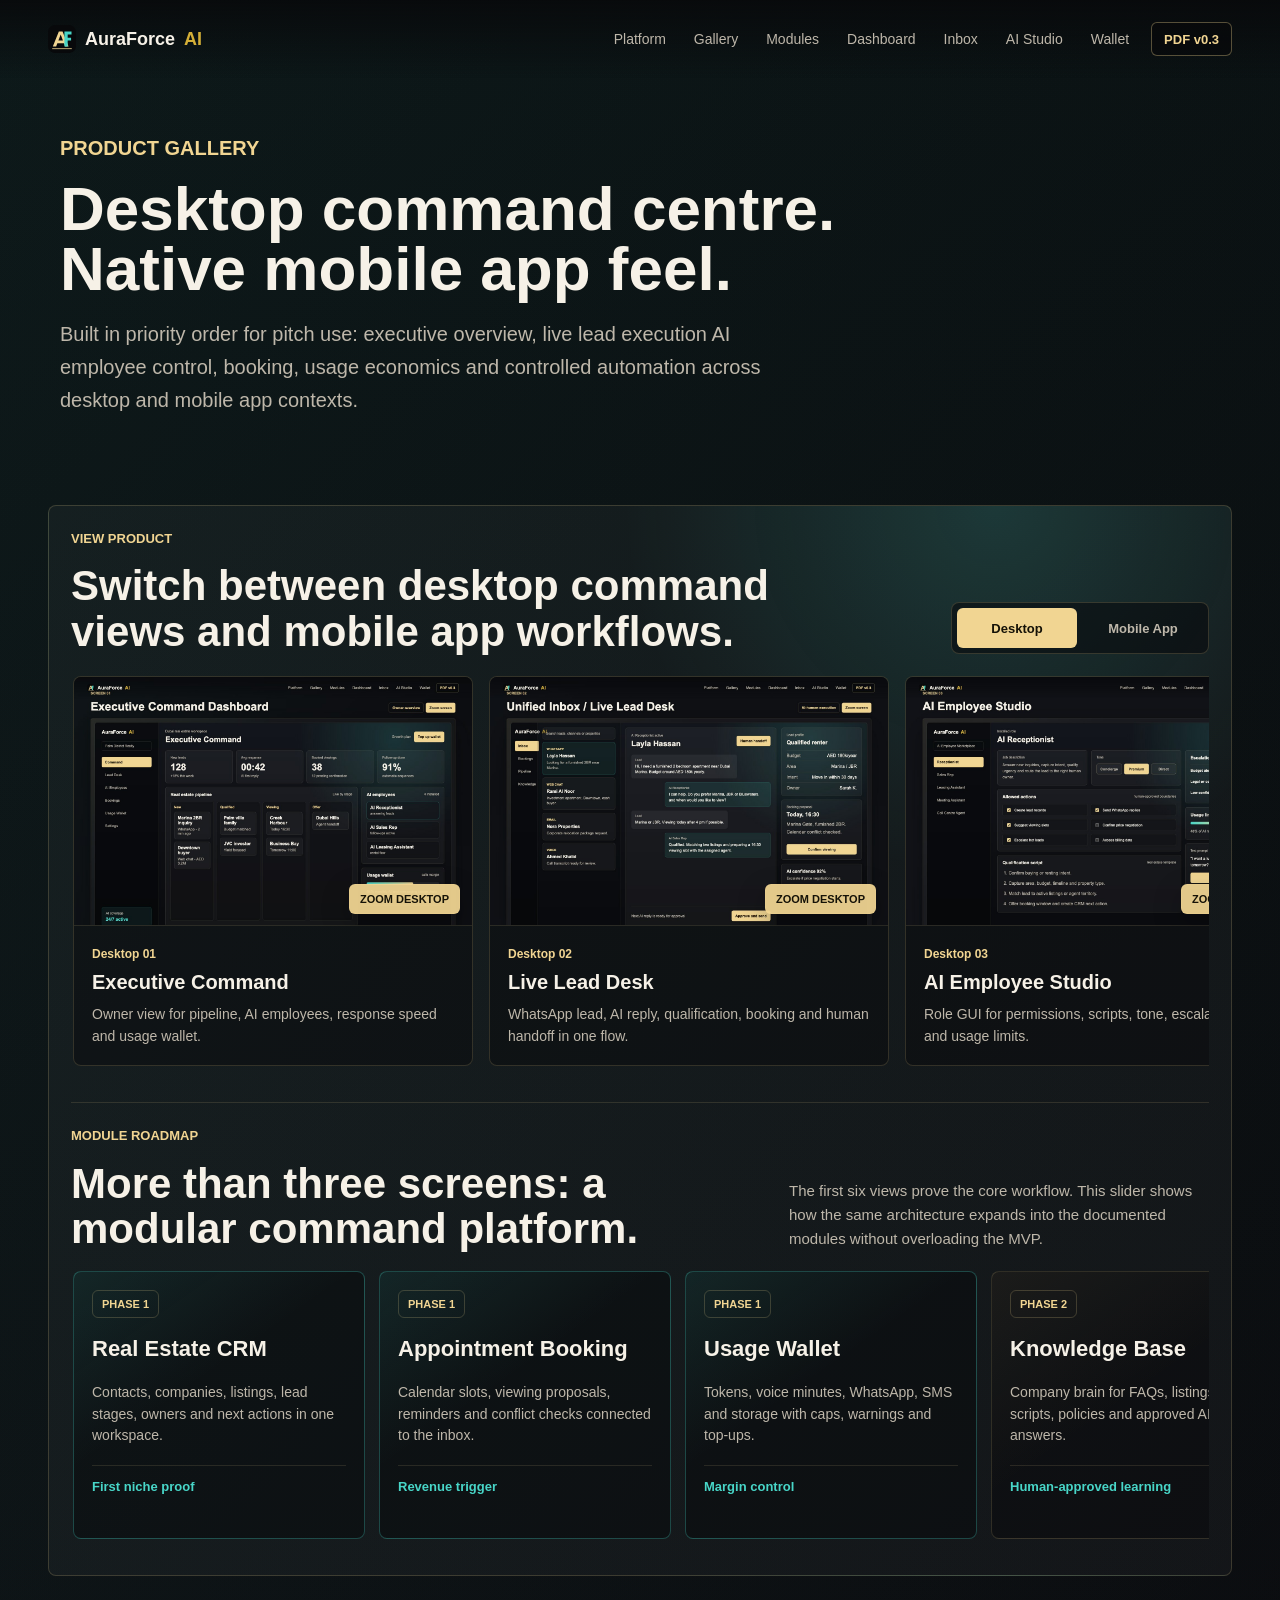
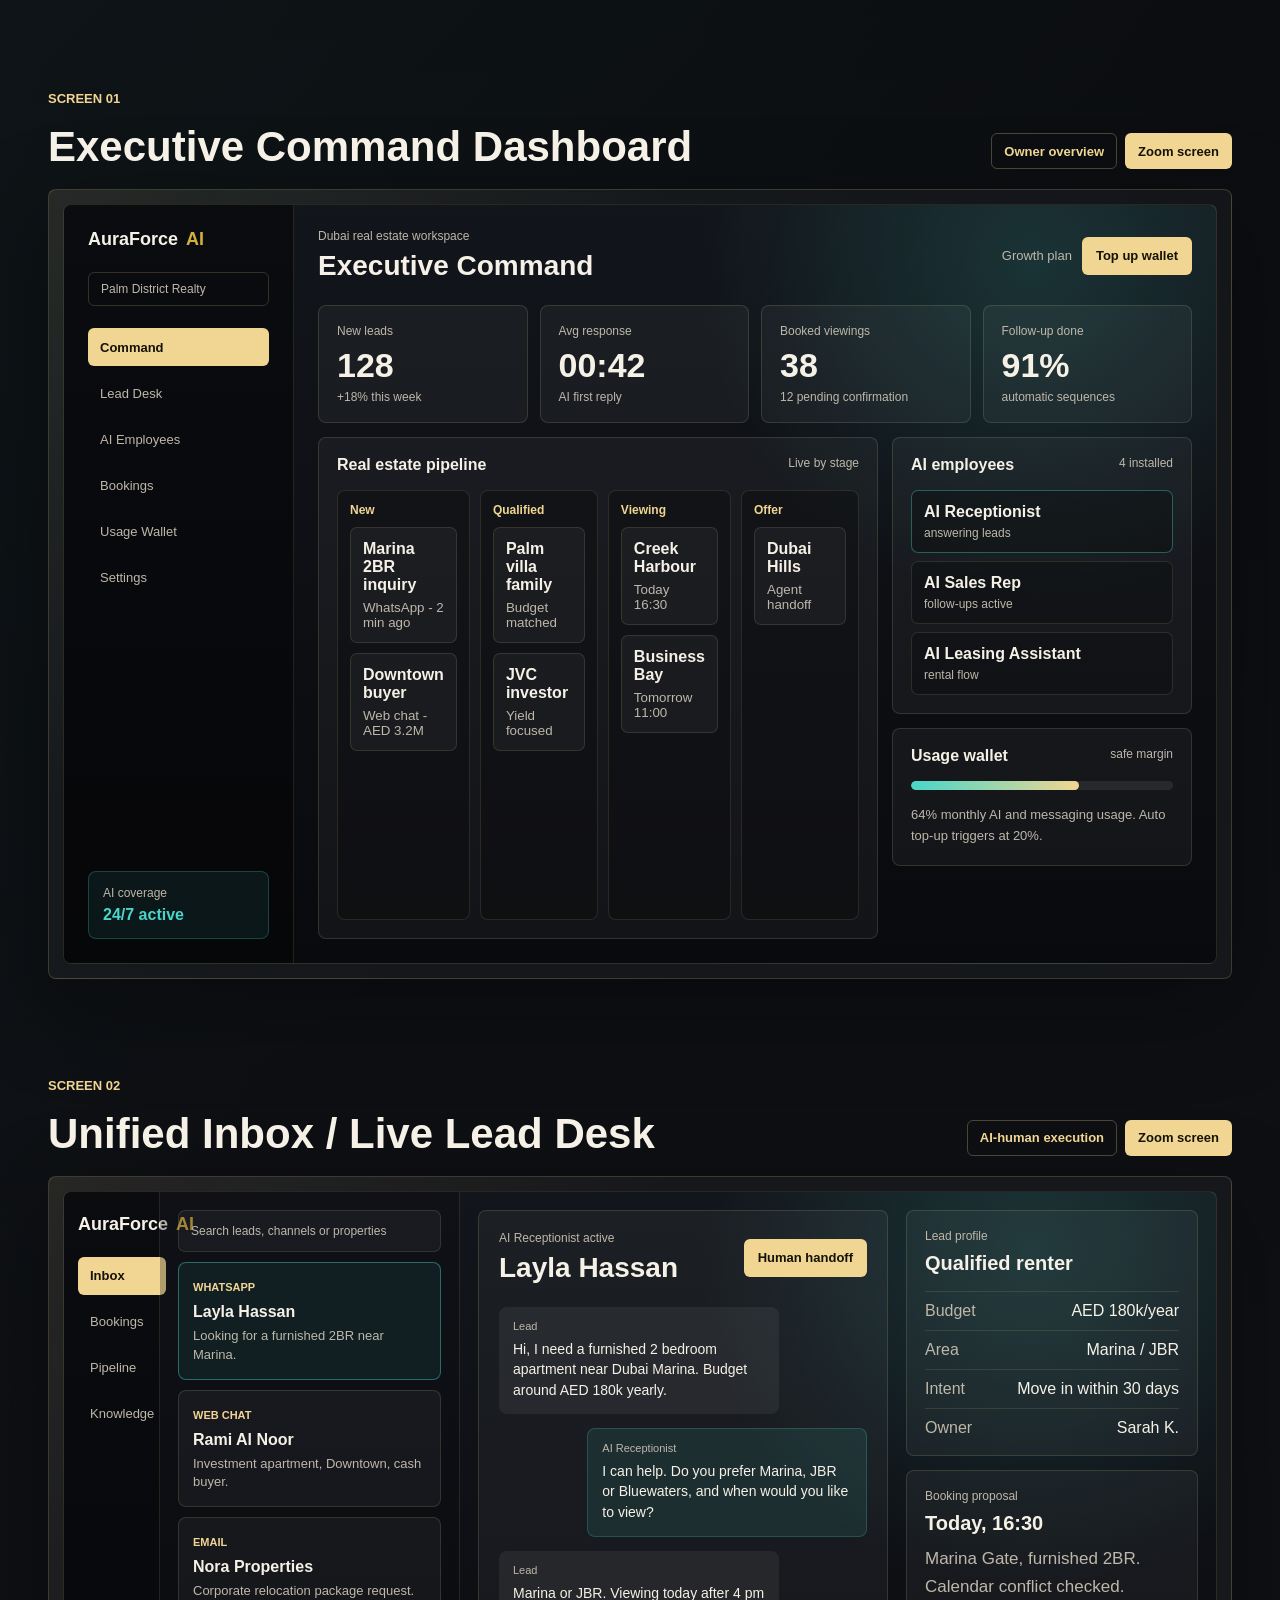
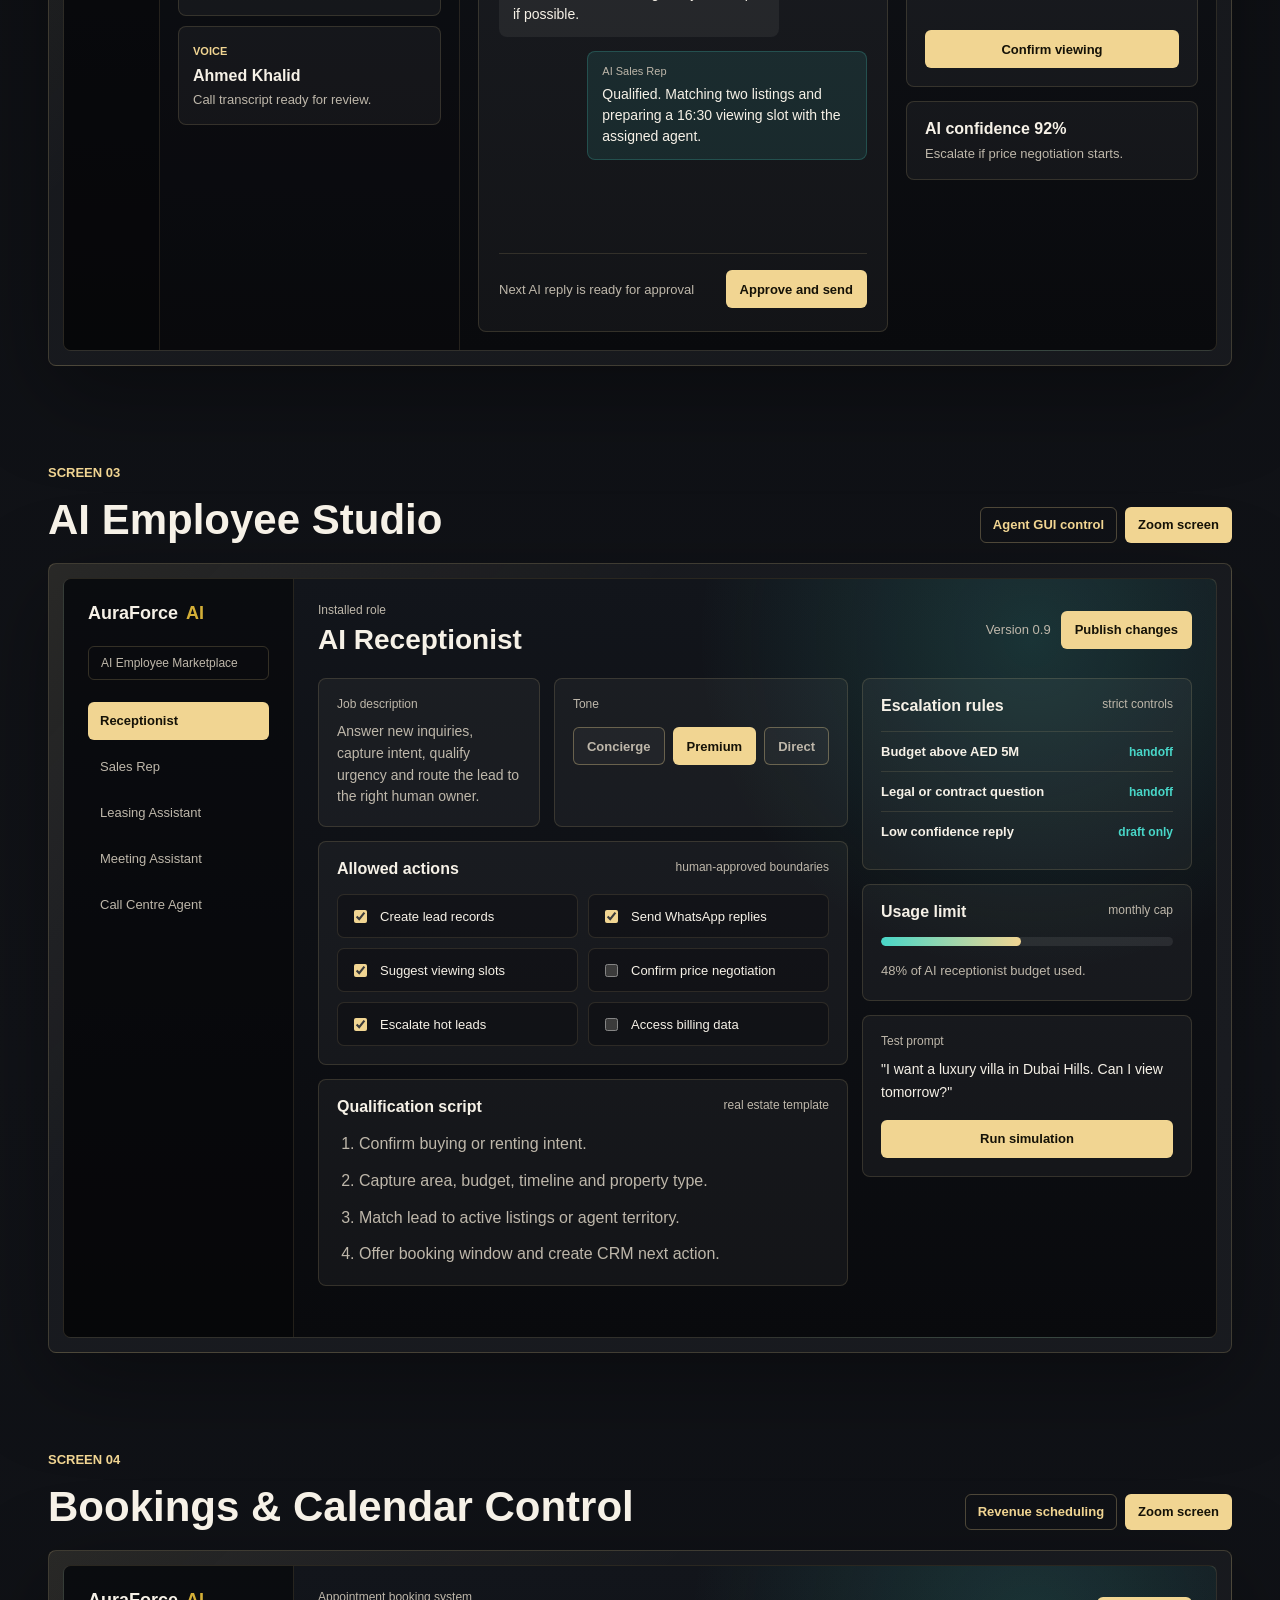
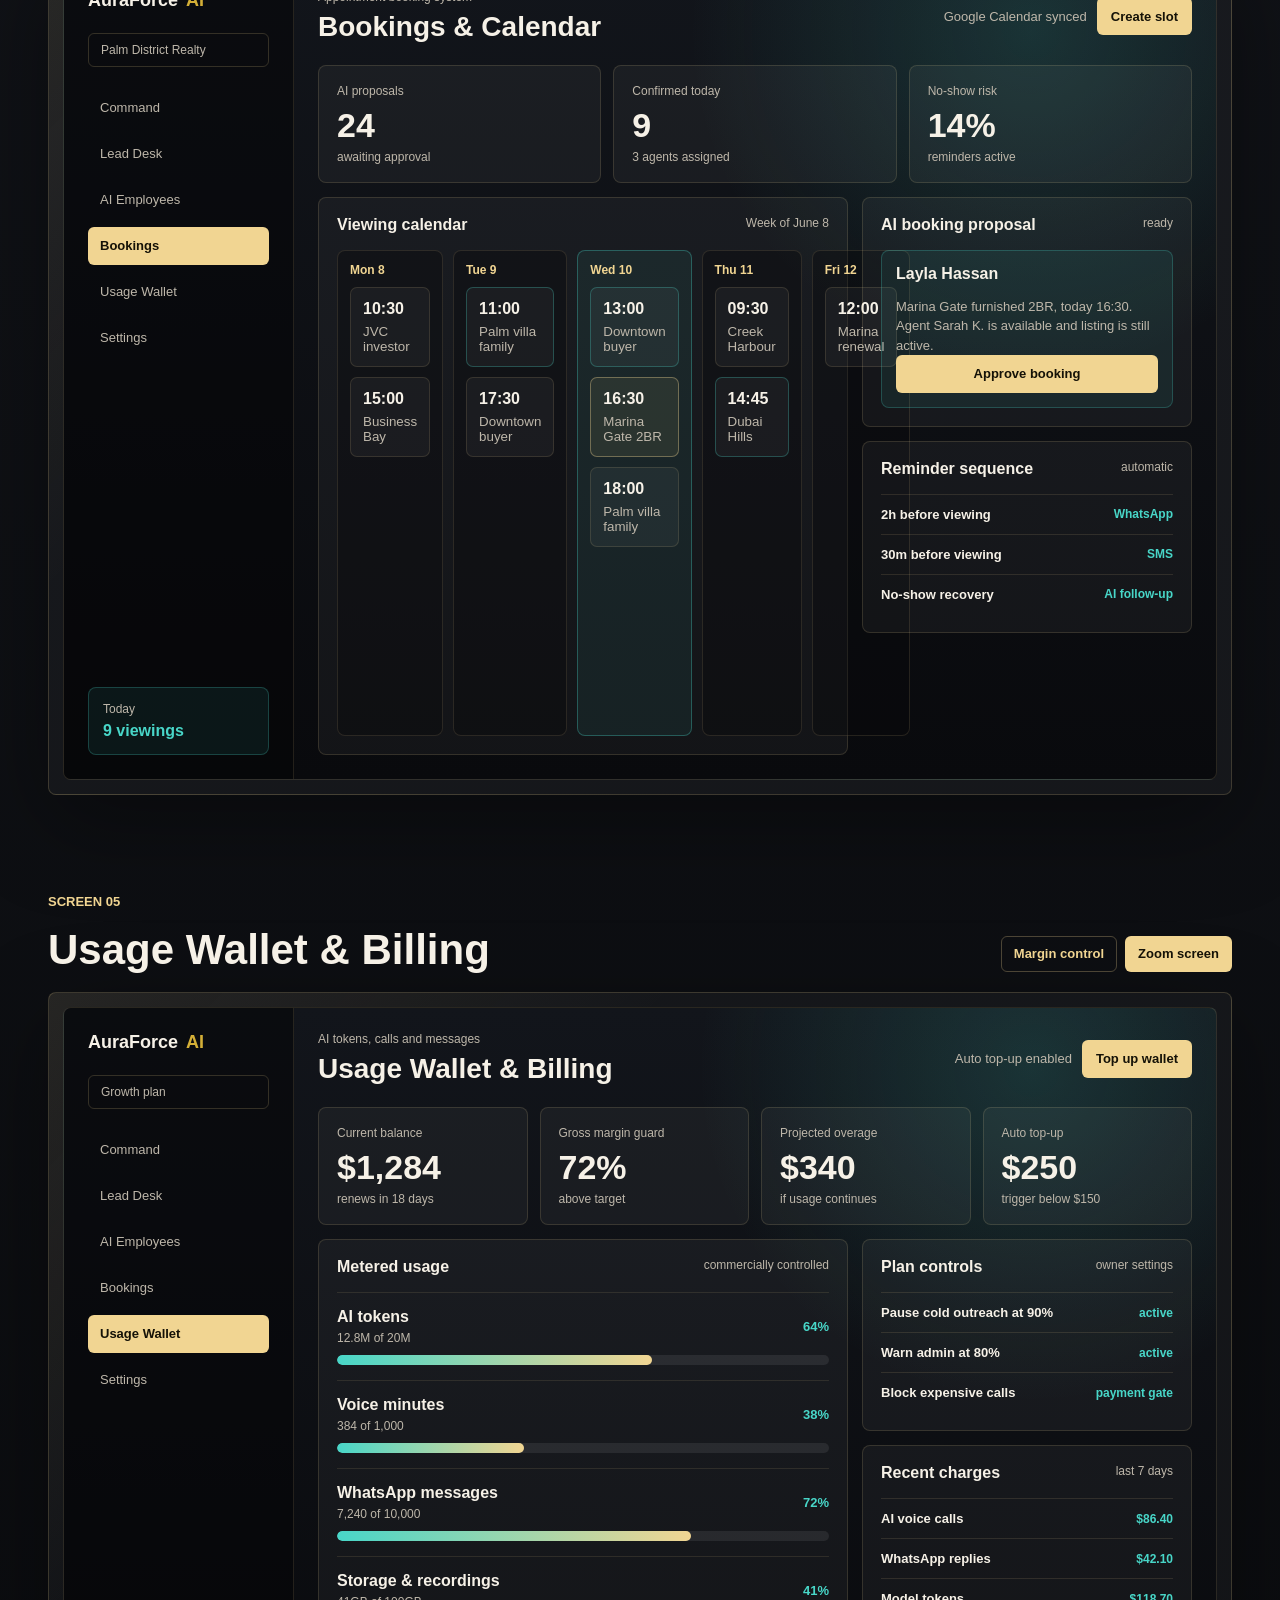
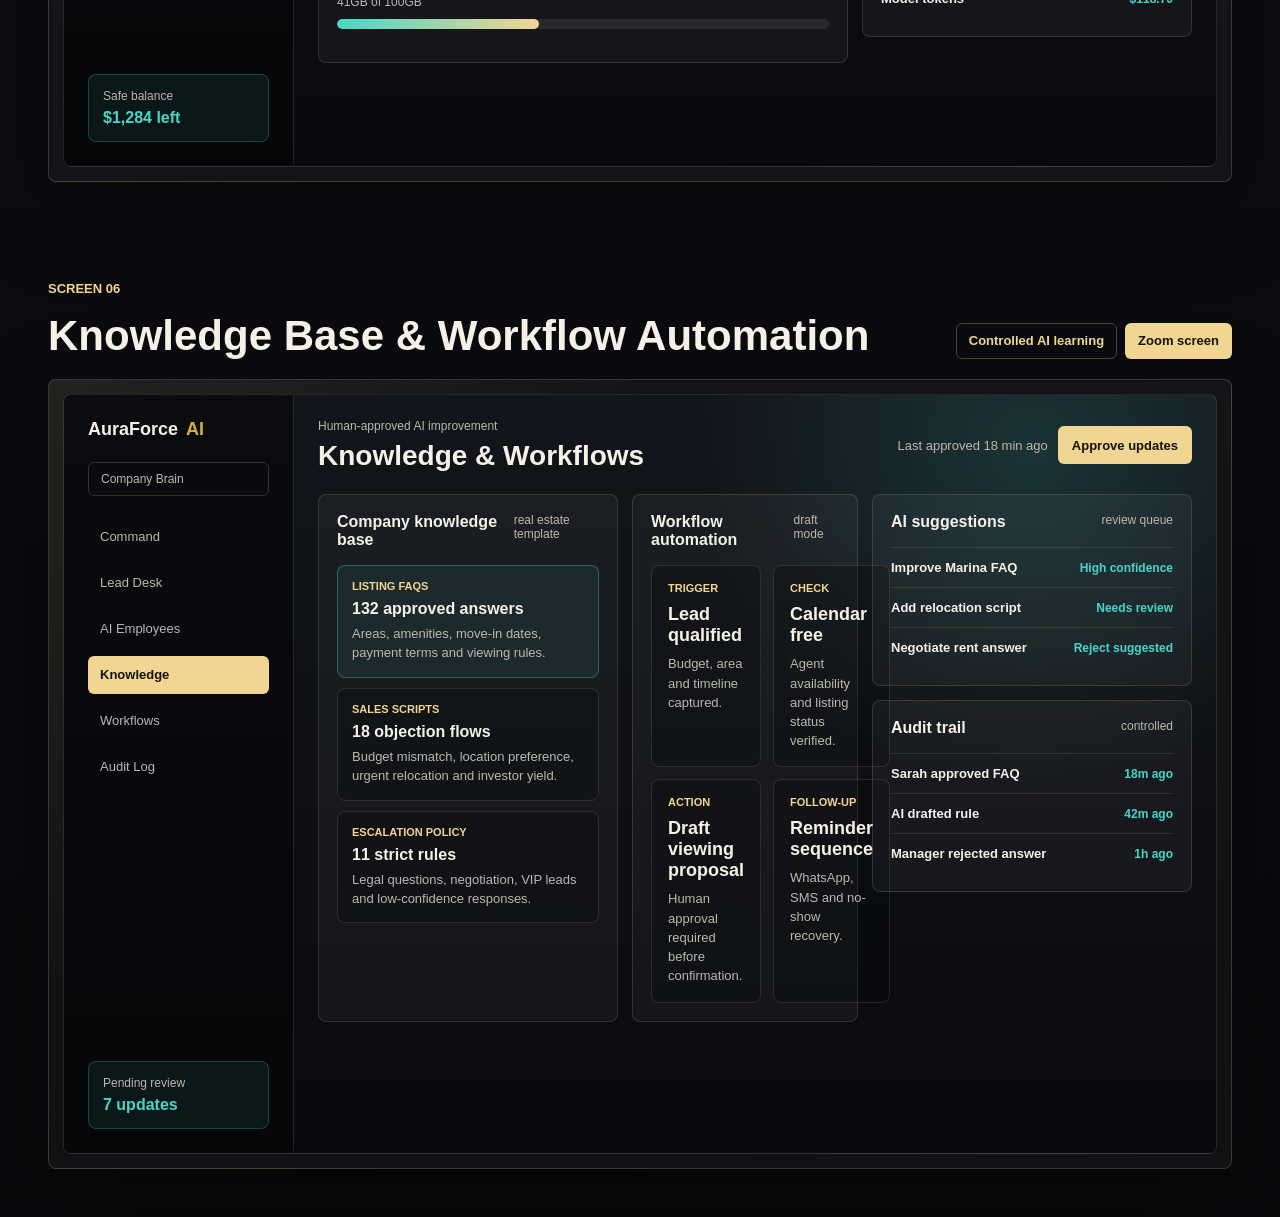
<file: web/screens.html>
<!doctype html>
<html lang="en" class="screens-root">
  <head>
    <meta charset="utf-8">
    <meta name="viewport" content="width=device-width, initial-scale=1">
    <title>AuraForce AI | Product Screens</title>
    <meta
      name="description"
      content="First desktop product screens for AuraForce AI: command dashboard, unified inbox and AI employee studio."
    >
    <link rel="icon" type="image/svg+xml" href="../brand/auraforce-logo.svg">
    <link rel="stylesheet" href="styles.css">
    <link rel="stylesheet" href="screens.css">
  </head>
  <body class="screens-page">
    <header class="site-header" aria-label="Product screen navigation">
      <a class="brand-mark" href="index.html#top" aria-label="AuraForce AI home">
        <img src="../brand/auraforce-logo.svg" alt="" aria-hidden="true">
        <span>AuraForce</span>
        <span>AI</span>
      </a>
      <div class="header-cluster">
        <nav>
          <a href="index.html#platform">Platform</a>
          <a href="#product-gallery">Gallery</a>
          <a href="#module-gallery">Modules</a>
          <a href="#screen-command">Dashboard</a>
          <a href="#screen-inbox">Inbox</a>
          <a href="#screen-employee">AI Studio</a>
          <a href="#screen-wallet">Wallet</a>
        </nav>
        <a
          class="header-pdf"
          href="../source-materials/AuraForce_AI_Investment_Pitch_v0_3.pdf"
          target="_blank"
          rel="noopener"
        >
          PDF v0.3
        </a>
      </div>
    </header>

    <main>
      <section class="screens-intro">
        <div class="section-inner">
          <p class="eyebrow">Product gallery</p>
          <h1>Desktop command centre. Native mobile app feel.</h1>
          <p>
            Built in priority order for pitch use: executive overview, live lead execution
            AI employee control, booking, usage economics and controlled automation across
            desktop and mobile app contexts.
          </p>
        </div>
      </section>

      <section class="product-gallery" id="product-gallery">
        <div class="gallery-shell">
          <input class="gallery-radio" type="radio" name="gallery-mode" id="gallery-desktop" checked>
          <input class="gallery-radio" type="radio" name="gallery-mode" id="gallery-mobile">

          <div class="gallery-top">
            <div>
              <p class="eyebrow">View product</p>
              <h2>Switch between desktop command views and mobile app workflows.</h2>
            </div>
            <div class="gallery-switcher" role="tablist" aria-label="Product gallery view">
              <label for="gallery-desktop">Desktop</label>
              <label for="gallery-mobile">Mobile App</label>
            </div>
          </div>

          <div class="gallery-panels">
            <div class="gallery-panel desktop-gallery" aria-label="Desktop product screens">
              <article>
                <a class="desktop-zoom-trigger" href="#zoom-command">
                  <img src="../assets/screens/01-command-dashboard.png" alt="AuraForce AI executive command dashboard">
                  <span>Zoom desktop</span>
                </a>
                <div>
                  <span>Desktop 01</span>
                  <h3>Executive Command</h3>
                  <p>Owner view for pipeline, AI employees, response speed and usage wallet.</p>
                </div>
              </article>
              <article>
                <a class="desktop-zoom-trigger" href="#zoom-inbox">
                  <img src="../assets/screens/02-unified-inbox.png" alt="AuraForce AI unified inbox live lead desk">
                  <span>Zoom desktop</span>
                </a>
                <div>
                  <span>Desktop 02</span>
                  <h3>Live Lead Desk</h3>
                  <p>WhatsApp lead, AI reply, qualification, booking and human handoff in one flow.</p>
                </div>
              </article>
              <article>
                <a class="desktop-zoom-trigger" href="#zoom-employee">
                  <img src="../assets/screens/03-ai-employee-studio.png" alt="AuraForce AI employee studio permissions and scripts">
                  <span>Zoom desktop</span>
                </a>
                <div>
                  <span>Desktop 03</span>
                  <h3>AI Employee Studio</h3>
                  <p>Role GUI for permissions, scripts, tone, escalation rules and usage limits.</p>
                </div>
              </article>
              <article>
                <a class="desktop-zoom-trigger" href="#zoom-bookings">
                  <img src="../assets/screens/04-bookings-calendar.png" alt="AuraForce AI appointment booking calendar">
                  <span>Zoom desktop</span>
                </a>
                <div>
                  <span>Desktop 04</span>
                  <h3>Bookings & Calendar</h3>
                  <p>Viewing slots, AI booking proposals, reminders and agent availability.</p>
                </div>
              </article>
              <article>
                <a class="desktop-zoom-trigger" href="#zoom-wallet">
                  <img src="../assets/screens/05-usage-wallet-billing.png" alt="AuraForce AI usage wallet and billing controls">
                  <span>Zoom desktop</span>
                </a>
                <div>
                  <span>Desktop 05</span>
                  <h3>Usage Wallet & Billing</h3>
                  <p>Token, voice, WhatsApp and SMS spend with top-ups, caps and margin controls.</p>
                </div>
              </article>
              <article>
                <a class="desktop-zoom-trigger" href="#zoom-knowledge">
                  <img src="../assets/screens/06-knowledge-workflows.png" alt="AuraForce AI knowledge base and workflow automation controls">
                  <span>Zoom desktop</span>
                </a>
                <div>
                  <span>Desktop 06</span>
                  <h3>Knowledge & Workflows</h3>
                  <p>Approved company brain, automation rules, review queue and safe AI learning.</p>
                </div>
              </article>
            </div>

            <div class="mobile-scroll-hint" aria-label="Scroll mobile app screens">
              <button type="button" data-mobile-scroll="prev" aria-label="Previous mobile screen">&larr;</button>
              <i aria-hidden="true"></i>
              <button type="button" data-mobile-scroll="next" aria-label="Next mobile screen">&rarr;</button>
            </div>

            <div class="gallery-panel mobile-gallery" aria-label="Mobile app product screens">
              <article class="phone-card" id="mobile-command">
                <div class="phone-frame">
                  <div class="phone-screen mobile-command">
                    <div class="phone-status"><span>9:41</span><span>5G</span></div>
                    <header class="phone-header">
                      <div><span>AuraForce AI</span><strong>Command</strong></div>
                      <button type="button" aria-label="Notifications">12</button>
                    </header>
                    <section class="native-card hero-native-card">
                      <span>AI coverage</span>
                      <strong>24/7 active</strong>
                      <p>Avg first response 00:42</p>
                    </section>
                    <div class="native-metrics">
                      <div><span>Leads</span><strong>128</strong></div>
                      <div><span>Viewings</span><strong>38</strong></div>
                      <div><span>Follow-up</span><strong>91%</strong></div>
                    </div>
                    <section class="native-card">
                      <div class="native-row"><strong>Marina 2BR inquiry</strong><span>New</span></div>
                      <div class="native-row"><strong>Palm villa family</strong><span>Qualified</span></div>
                      <div class="native-row"><strong>Creek Harbour</strong><span>16:30</span></div>
                    </section>
                    <nav class="phone-tabbar">
                      <span class="active">Command</span><span>Inbox</span><span>AI</span>
                    </nav>
                  </div>
                </div>
                <h3>Mobile Command</h3>
                <p>Native-style owner overview for daily lead and booking control.</p>
              </article>

              <article class="phone-card" id="mobile-lead-desk">
                <div class="phone-frame">
                  <div class="phone-screen mobile-inbox">
                    <div class="phone-status"><span>9:41</span><span>5G</span></div>
                    <header class="phone-header">
                      <div><span>Lead Desk</span><strong>Layla Hassan</strong></div>
                      <button type="button">Handoff</button>
                    </header>
                    <section class="native-card lead-summary-card">
                      <span>Qualified renter</span>
                      <strong>AED 180k/year</strong>
                      <p>Marina / JBR - viewing today after 4 pm.</p>
                    </section>
                    <div class="native-chat">
                      <p class="lead-bubble">Need furnished 2BR near Marina.</p>
                      <p class="ai-bubble">Do you prefer Marina, JBR or Bluewaters?</p>
                      <p class="lead-bubble">Marina or JBR. Today after 4 pm.</p>
                      <p class="ai-bubble">Qualified. Preparing 16:30 viewing slot.</p>
                    </div>
                    <div class="native-action-bar">
                      <button type="button">Approve reply</button>
                    </div>
                  </div>
                </div>
                <h3>Mobile Lead Desk</h3>
                <p>AI-human conversation flow with booking and escalation controls.</p>
              </article>

              <article class="phone-card" id="mobile-ai-studio">
                <div class="phone-frame">
                  <div class="phone-screen mobile-studio">
                    <div class="phone-status"><span>9:41</span><span>5G</span></div>
                    <header class="phone-header">
                      <div><span>AI Employee</span><strong>Receptionist</strong></div>
                      <button type="button">Save</button>
                    </header>
                    <div class="native-segmented"><span>Role</span><span class="active">Rules</span><span>Test</span></div>
                    <section class="native-card">
                      <span>Tone</span>
                      <strong>Premium concierge</strong>
                    </section>
                    <section class="native-card permission-native">
                      <label><input type="checkbox" checked> Create lead records</label>
                      <label><input type="checkbox" checked> Send WhatsApp replies</label>
                      <label><input type="checkbox" checked> Suggest viewing slots</label>
                      <label><input type="checkbox"> Confirm price negotiation</label>
                    </section>
                    <section class="native-card">
                      <span>Escalation</span>
                      <p>Handoff above AED 5M, legal questions or low confidence replies.</p>
                    </section>
                    <nav class="phone-tabbar">
                      <span>Command</span><span>Inbox</span><span class="active">AI</span>
                    </nav>
                  </div>
                </div>
                <h3>Mobile AI Studio</h3>
                <p>Native controls for permissions, rules, tone and human-approved limits.</p>
              </article>

              <article class="phone-card" id="mobile-bookings">
                <div class="phone-frame">
                  <div class="phone-screen mobile-bookings">
                    <div class="phone-status"><span>9:41</span><span>5G</span></div>
                    <header class="phone-header">
                      <div><span>Bookings</span><strong>Today</strong></div>
                      <button type="button">+ Slot</button>
                    </header>
                    <section class="native-card hero-native-card">
                      <span>Next viewing</span>
                      <strong>16:30 Marina Gate</strong>
                      <p>Layla Hassan - furnished 2BR</p>
                    </section>
                    <div class="native-calendar-strip">
                      <span>10</span><span class="active">11</span><span>12</span><span>13</span><span>14</span>
                    </div>
                    <section class="native-card booking-native-list">
                      <div class="native-row"><strong>13:00 Downtown buyer</strong><span>Agent</span></div>
                      <div class="native-row"><strong>16:30 Marina Gate</strong><span>Ready</span></div>
                      <div class="native-row"><strong>18:00 Palm villa</strong><span>Confirm</span></div>
                    </section>
                    <div class="native-action-bar">
                      <button type="button">Confirm viewing</button>
                    </div>
                  </div>
                </div>
                <h3>Mobile Bookings</h3>
                <p>Appointment control for viewing slots, reminders and approvals.</p>
              </article>

              <article class="phone-card" id="mobile-wallet">
                <div class="phone-frame">
                  <div class="phone-screen mobile-wallet">
                    <div class="phone-status"><span>9:41</span><span>5G</span></div>
                    <header class="phone-header">
                      <div><span>Usage Wallet</span><strong>Growth plan</strong></div>
                      <button type="button">Top up</button>
                    </header>
                    <section class="native-card hero-native-card">
                      <span>Remaining balance</span>
                      <strong>$1,284</strong>
                      <p>Auto top-up below $250</p>
                    </section>
                    <section class="native-card native-meter-list">
                      <div><span>AI tokens</span><strong>64%</strong><em><i style="width:64%"></i></em></div>
                      <div><span>Voice minutes</span><strong>38%</strong><em><i style="width:38%"></i></em></div>
                      <div><span>WhatsApp</span><strong>72%</strong><em><i style="width:72%"></i></em></div>
                    </section>
                    <section class="native-card">
                      <div class="native-row"><strong>Top-up $250</strong><span>Fast</span></div>
                      <div class="native-row"><strong>Upgrade plan</strong><span>Save 12%</span></div>
                    </section>
                  </div>
                </div>
                <h3>Mobile Wallet</h3>
                <p>Usage, plan balance and top-up controls for margin safety.</p>
              </article>

              <article class="phone-card" id="mobile-knowledge">
                <div class="phone-frame">
                  <div class="phone-screen mobile-knowledge">
                    <div class="phone-status"><span>9:41</span><span>5G</span></div>
                    <header class="phone-header">
                      <div><span>Company Brain</span><strong>Knowledge</strong></div>
                      <button type="button">Approve</button>
                    </header>
                    <div class="native-segmented"><span class="active">KB</span><span>Rules</span><span>Tests</span></div>
                    <section class="native-card hero-native-card">
                      <span>Review queue</span>
                      <strong>7 updates</strong>
                      <p>AI suggestions require approval.</p>
                    </section>
                    <section class="native-card permission-native">
                      <label><input type="checkbox" checked> Listing FAQs updated</label>
                      <label><input type="checkbox" checked> Objection script improved</label>
                      <label><input type="checkbox"> Price negotiation rule</label>
                    </section>
                    <section class="native-card">
                      <span>Automation</span>
                      <p>If lead is qualified and calendar is free, draft viewing proposal.</p>
                    </section>
                  </div>
                </div>
                <h3>Mobile Knowledge</h3>
                <p>Approved knowledge and automation rules for safe AI improvement.</p>
              </article>
            </div>
          </div>

          <section class="module-gallery-section" id="module-gallery" aria-label="AuraForce AI module gallery">
            <div class="module-gallery-heading">
              <div>
                <p class="eyebrow">Module roadmap</p>
                <h2>More than three screens: a modular command platform.</h2>
              </div>
              <p>
                The first six views prove the core workflow. This slider shows how the same
                architecture expands into the documented modules without overloading the MVP.
              </p>
            </div>

            <div class="module-slider" aria-label="Additional product modules">
              <article class="module-card priority">
                <span>Phase 1</span>
                <h3>Real Estate CRM</h3>
                <p>Contacts, companies, listings, lead stages, owners and next actions in one workspace.</p>
                <strong>First niche proof</strong>
              </article>
              <article class="module-card priority">
                <span>Phase 1</span>
                <h3>Appointment Booking</h3>
                <p>Calendar slots, viewing proposals, reminders and conflict checks connected to the inbox.</p>
                <strong>Revenue trigger</strong>
              </article>
              <article class="module-card priority">
                <span>Phase 1</span>
                <h3>Usage Wallet</h3>
                <p>Tokens, voice minutes, WhatsApp, SMS and storage with caps, warnings and top-ups.</p>
                <strong>Margin control</strong>
              </article>
              <article class="module-card">
                <span>Phase 2</span>
                <h3>Knowledge Base</h3>
                <p>Company brain for FAQs, listings, scripts, policies and approved AI answers.</p>
                <strong>Human-approved learning</strong>
              </article>
              <article class="module-card">
                <span>Phase 2</span>
                <h3>Workflow Automation</h3>
                <p>Rules for follow-up, lead routing, reminders, escalation and CRM task creation.</p>
                <strong>Repeatable operations</strong>
              </article>
              <article class="module-card">
                <span>Phase 2</span>
                <h3>Documents & Signing</h3>
                <p>Document requests, signed files, contract handoff and controlled storage per tenant.</p>
                <strong>Deal administration</strong>
              </article>
              <article class="module-card">
                <span>Phase 3</span>
                <h3>AI Call Centre</h3>
                <p>Inbound voice, call summaries, transcripts, qualification scripts and handoff rules.</p>
                <strong>Voice-first scale</strong>
              </article>
              <article class="module-card">
                <span>Phase 3</span>
                <h3>Marketing Suite</h3>
                <p>Campaign follow-up, email/WhatsApp sequences, landing capture and lead nurturing.</p>
                <strong>Pipeline growth</strong>
              </article>
              <article class="module-card">
                <span>Phase 3</span>
                <h3>Reputation Management</h3>
                <p>Review requests, response drafting, sentiment tracking and client experience signals.</p>
                <strong>Brand defence</strong>
              </article>
              <article class="module-card">
                <span>Expansion</span>
                <h3>HR & Onboarding</h3>
                <p>Staff records, new-hire plans, training checklists and internal AI assistants.</p>
                <strong>Team enablement</strong>
              </article>
              <article class="module-card">
                <span>Expansion</span>
                <h3>Vehicle Tracking</h3>
                <p>Fleet location, driver status and dispatch workflows for rental and field teams.</p>
                <strong>Car rental fit</strong>
              </article>
              <article class="module-card">
                <span>Expansion</span>
                <h3>Industry Templates</h3>
                <p>Real estate, recruitment, car rental, clinics and legal workflows built on the same core.</p>
                <strong>Marketplace path</strong>
              </article>
            </div>
          </section>
        </div>
      </section>

      <section class="desktop-screen-block" id="screen-command">
        <div class="screen-title-row">
          <div>
            <p class="eyebrow">Screen 01</p>
            <h2>Executive Command Dashboard</h2>
          </div>
          <div class="screen-title-actions">
            <span>Owner overview</span>
            <a href="#zoom-command">Zoom screen</a>
          </div>
        </div>

        <div class="screen-frame">
          <div class="app-shell command-screen">
            <aside class="app-sidebar">
              <div class="app-logo"><strong>AuraForce</strong><span>AI</span></div>
              <div class="workspace-pill">Palm District Realty</div>
              <nav class="app-nav" aria-label="AuraForce app navigation">
                <a class="active" href="#">Command</a>
                <a href="#">Lead Desk</a>
                <a href="#">AI Employees</a>
                <a href="#">Bookings</a>
                <a href="#">Usage Wallet</a>
                <a href="#">Settings</a>
              </nav>
              <div class="sidebar-status">
                <span>AI coverage</span>
                <strong>24/7 active</strong>
              </div>
            </aside>

            <section class="app-main">
              <div class="app-topbar">
                <div>
                  <span class="mini-label">Dubai real estate workspace</span>
                  <h3>Executive Command</h3>
                </div>
                <div class="topbar-actions">
                  <span>Growth plan</span>
                  <button type="button">Top up wallet</button>
                </div>
              </div>

              <div class="dashboard-metrics">
                <article><span>New leads</span><strong>128</strong><em>+18% this week</em></article>
                <article><span>Avg response</span><strong>00:42</strong><em>AI first reply</em></article>
                <article><span>Booked viewings</span><strong>38</strong><em>12 pending confirmation</em></article>
                <article><span>Follow-up done</span><strong>91%</strong><em>automatic sequences</em></article>
              </div>

              <div class="dashboard-layout">
                <section class="pipeline-panel">
                  <div class="panel-heading">
                    <h4>Real estate pipeline</h4>
                    <span>Live by stage</span>
                  </div>
                  <div class="pipeline-columns">
                    <div>
                      <span>New</span>
                      <article><strong>Marina 2BR inquiry</strong><small>WhatsApp - 2 min ago</small></article>
                      <article><strong>Downtown buyer</strong><small>Web chat - AED 3.2M</small></article>
                    </div>
                    <div>
                      <span>Qualified</span>
                      <article><strong>Palm villa family</strong><small>Budget matched</small></article>
                      <article><strong>JVC investor</strong><small>Yield focused</small></article>
                    </div>
                    <div>
                      <span>Viewing</span>
                      <article><strong>Creek Harbour</strong><small>Today 16:30</small></article>
                      <article><strong>Business Bay</strong><small>Tomorrow 11:00</small></article>
                    </div>
                    <div>
                      <span>Offer</span>
                      <article><strong>Dubai Hills</strong><small>Agent handoff</small></article>
                    </div>
                  </div>
                </section>

                <aside class="right-rail">
                  <section class="rail-panel">
                    <div class="panel-heading">
                      <h4>AI employees</h4>
                      <span>4 installed</span>
                    </div>
                    <div class="employee-compact active"><strong>AI Receptionist</strong><span>answering leads</span></div>
                    <div class="employee-compact"><strong>AI Sales Rep</strong><span>follow-ups active</span></div>
                    <div class="employee-compact"><strong>AI Leasing Assistant</strong><span>rental flow</span></div>
                  </section>
                  <section class="rail-panel wallet-panel">
                    <div class="panel-heading">
                      <h4>Usage wallet</h4>
                      <span>safe margin</span>
                    </div>
                    <div class="wallet-meter"><span style="width: 64%"></span></div>
                    <p>64% monthly AI and messaging usage. Auto top-up triggers at 20%.</p>
                  </section>
                </aside>
              </div>
            </section>
          </div>
        </div>
      </section>

      <section class="desktop-screen-block" id="screen-inbox">
        <div class="screen-title-row">
          <div>
            <p class="eyebrow">Screen 02</p>
            <h2>Unified Inbox / Live Lead Desk</h2>
          </div>
          <div class="screen-title-actions">
            <span>AI-human execution</span>
            <a href="#zoom-inbox">Zoom screen</a>
          </div>
        </div>

        <div class="screen-frame">
          <div class="app-shell inbox-screen">
            <aside class="app-sidebar slim-sidebar">
              <div class="app-logo"><strong>AuraForce</strong><span>AI</span></div>
              <nav class="app-nav">
                <a class="active" href="#">Inbox</a>
                <a href="#">Bookings</a>
                <a href="#">Pipeline</a>
                <a href="#">Knowledge</a>
              </nav>
            </aside>

            <section class="conversation-list">
              <div class="inbox-search">Search leads, channels or properties</div>
              <article class="conversation-card active">
                <span>WhatsApp</span>
                <strong>Layla Hassan</strong>
                <p>Looking for a furnished 2BR near Marina.</p>
              </article>
              <article class="conversation-card">
                <span>Web chat</span>
                <strong>Rami Al Noor</strong>
                <p>Investment apartment, Downtown, cash buyer.</p>
              </article>
              <article class="conversation-card">
                <span>Email</span>
                <strong>Nora Properties</strong>
                <p>Corporate relocation package request.</p>
              </article>
              <article class="conversation-card">
                <span>Voice</span>
                <strong>Ahmed Khalid</strong>
                <p>Call transcript ready for review.</p>
              </article>
            </section>

            <section class="chat-panel">
              <div class="chat-header">
                <div>
                  <span class="mini-label">AI Receptionist active</span>
                  <h3>Layla Hassan</h3>
                </div>
                <button type="button">Human handoff</button>
              </div>

              <div class="chat-thread">
                <div class="message lead-message">
                  <span>Lead</span>
                  <p>Hi, I need a furnished 2 bedroom apartment near Dubai Marina. Budget around AED 180k yearly.</p>
                </div>
                <div class="message ai-message">
                  <span>AI Receptionist</span>
                  <p>I can help. Do you prefer Marina, JBR or Bluewaters, and when would you like to view?</p>
                </div>
                <div class="message lead-message">
                  <span>Lead</span>
                  <p>Marina or JBR. Viewing today after 4 pm if possible.</p>
                </div>
                <div class="message ai-message">
                  <span>AI Sales Rep</span>
                  <p>Qualified. Matching two listings and preparing a 16:30 viewing slot with the assigned agent.</p>
                </div>
              </div>

              <div class="composer-row">
                <span>Next AI reply is ready for approval</span>
                <button type="button">Approve and send</button>
              </div>
            </section>

            <aside class="lead-profile">
              <div class="profile-card">
                <span class="mini-label">Lead profile</span>
                <h3>Qualified renter</h3>
                <dl>
                  <div><dt>Budget</dt><dd>AED 180k/year</dd></div>
                  <div><dt>Area</dt><dd>Marina / JBR</dd></div>
                  <div><dt>Intent</dt><dd>Move in within 30 days</dd></div>
                  <div><dt>Owner</dt><dd>Sarah K.</dd></div>
                </dl>
              </div>

              <div class="booking-card">
                <span class="mini-label">Booking proposal</span>
                <h3>Today, 16:30</h3>
                <p>Marina Gate, furnished 2BR. Calendar conflict checked.</p>
                <button type="button">Confirm viewing</button>
              </div>

              <div class="ai-score-card">
                <strong>AI confidence 92%</strong>
                <span>Escalate if price negotiation starts.</span>
              </div>
            </aside>
          </div>
        </div>
      </section>

      <section class="desktop-screen-block" id="screen-employee">
        <div class="screen-title-row">
          <div>
            <p class="eyebrow">Screen 03</p>
            <h2>AI Employee Studio</h2>
          </div>
          <div class="screen-title-actions">
            <span>Agent GUI control</span>
            <a href="#zoom-employee">Zoom screen</a>
          </div>
        </div>

        <div class="screen-frame">
          <div class="app-shell employee-screen">
            <aside class="app-sidebar">
              <div class="app-logo"><strong>AuraForce</strong><span>AI</span></div>
              <div class="workspace-pill">AI Employee Marketplace</div>
              <nav class="app-nav">
                <a class="active" href="#">Receptionist</a>
                <a href="#">Sales Rep</a>
                <a href="#">Leasing Assistant</a>
                <a href="#">Meeting Assistant</a>
                <a href="#">Call Centre Agent</a>
              </nav>
            </aside>

            <section class="employee-editor">
              <div class="app-topbar">
                <div>
                  <span class="mini-label">Installed role</span>
                  <h3>AI Receptionist</h3>
                </div>
                <div class="topbar-actions">
                  <span>Version 0.9</span>
                  <button type="button">Publish changes</button>
                </div>
              </div>

              <div class="studio-layout">
                <section class="studio-main">
                  <div class="settings-grid">
                    <article>
                      <span class="mini-label">Job description</span>
                      <p>Answer new inquiries, capture intent, qualify urgency and route the lead to the right human owner.</p>
                    </article>
                    <article>
                      <span class="mini-label">Tone</span>
                      <div class="segmented-control">
                        <button type="button">Concierge</button>
                        <button class="active" type="button">Premium</button>
                        <button type="button">Direct</button>
                      </div>
                    </article>
                  </div>

                  <section class="permissions-panel">
                    <div class="panel-heading">
                      <h4>Allowed actions</h4>
                      <span>human-approved boundaries</span>
                    </div>
                    <div class="permission-grid">
                      <label><input type="checkbox" checked> Create lead records</label>
                      <label><input type="checkbox" checked> Send WhatsApp replies</label>
                      <label><input type="checkbox" checked> Suggest viewing slots</label>
                      <label><input type="checkbox"> Confirm price negotiation</label>
                      <label><input type="checkbox" checked> Escalate hot leads</label>
                      <label><input type="checkbox"> Access billing data</label>
                    </div>
                  </section>

                  <section class="script-panel">
                    <div class="panel-heading">
                      <h4>Qualification script</h4>
                      <span>real estate template</span>
                    </div>
                    <ol>
                      <li>Confirm buying or renting intent.</li>
                      <li>Capture area, budget, timeline and property type.</li>
                      <li>Match lead to active listings or agent territory.</li>
                      <li>Offer booking window and create CRM next action.</li>
                    </ol>
                  </section>
                </section>

                <aside class="studio-rail">
                  <section class="rail-panel">
                    <div class="panel-heading">
                      <h4>Escalation rules</h4>
                      <span>strict controls</span>
                    </div>
                    <div class="rule-row"><strong>Budget above AED 5M</strong><span>handoff</span></div>
                    <div class="rule-row"><strong>Legal or contract question</strong><span>handoff</span></div>
                    <div class="rule-row"><strong>Low confidence reply</strong><span>draft only</span></div>
                  </section>

                  <section class="rail-panel">
                    <div class="panel-heading">
                      <h4>Usage limit</h4>
                      <span>monthly cap</span>
                    </div>
                    <div class="wallet-meter"><span style="width: 48%"></span></div>
                    <p>48% of AI receptionist budget used.</p>
                  </section>

                  <section class="test-card">
                    <span class="mini-label">Test prompt</span>
                    <p>"I want a luxury villa in Dubai Hills. Can I view tomorrow?"</p>
                    <button type="button">Run simulation</button>
                  </section>
                </aside>
              </div>
            </section>
          </div>
        </div>
      </section>

      <section class="desktop-screen-block" id="screen-bookings">
        <div class="screen-title-row">
          <div>
            <p class="eyebrow">Screen 04</p>
            <h2>Bookings & Calendar Control</h2>
          </div>
          <div class="screen-title-actions">
            <span>Revenue scheduling</span>
            <a href="#zoom-bookings">Zoom screen</a>
          </div>
        </div>

        <div class="screen-frame">
          <div class="app-shell booking-screen">
            <aside class="app-sidebar">
              <div class="app-logo"><strong>AuraForce</strong><span>AI</span></div>
              <div class="workspace-pill">Palm District Realty</div>
              <nav class="app-nav">
                <a href="#">Command</a>
                <a href="#">Lead Desk</a>
                <a href="#">AI Employees</a>
                <a class="active" href="#">Bookings</a>
                <a href="#">Usage Wallet</a>
                <a href="#">Settings</a>
              </nav>
              <div class="sidebar-status">
                <span>Today</span>
                <strong>9 viewings</strong>
              </div>
            </aside>

            <section class="app-main booking-workspace">
              <div class="app-topbar">
                <div>
                  <span class="mini-label">Appointment booking system</span>
                  <h3>Bookings & Calendar</h3>
                </div>
                <div class="topbar-actions">
                  <span>Google Calendar synced</span>
                  <button type="button">Create slot</button>
                </div>
              </div>

              <div class="booking-metrics">
                <article><span>AI proposals</span><strong>24</strong><em>awaiting approval</em></article>
                <article><span>Confirmed today</span><strong>9</strong><em>3 agents assigned</em></article>
                <article><span>No-show risk</span><strong>14%</strong><em>reminders active</em></article>
              </div>

              <div class="booking-layout">
                <section class="calendar-panel">
                  <div class="panel-heading">
                    <h4>Viewing calendar</h4>
                    <span>Week of June 8</span>
                  </div>
                  <div class="calendar-grid">
                    <div>
                      <span>Mon 8</span>
                      <article><strong>10:30</strong><small>JVC investor</small></article>
                      <article><strong>15:00</strong><small>Business Bay</small></article>
                    </div>
                    <div>
                      <span>Tue 9</span>
                      <article class="ai-booked"><strong>11:00</strong><small>Palm villa family</small></article>
                      <article><strong>17:30</strong><small>Downtown buyer</small></article>
                    </div>
                    <div class="today-column">
                      <span>Wed 10</span>
                      <article class="ai-booked"><strong>13:00</strong><small>Downtown buyer</small></article>
                      <article class="hot-booking"><strong>16:30</strong><small>Marina Gate 2BR</small></article>
                      <article><strong>18:00</strong><small>Palm villa family</small></article>
                    </div>
                    <div>
                      <span>Thu 11</span>
                      <article><strong>09:30</strong><small>Creek Harbour</small></article>
                      <article class="ai-booked"><strong>14:45</strong><small>Dubai Hills</small></article>
                    </div>
                    <div>
                      <span>Fri 12</span>
                      <article><strong>12:00</strong><small>Marina renewal</small></article>
                    </div>
                  </div>
                </section>

                <aside class="booking-rail">
                  <section class="rail-panel">
                    <div class="panel-heading">
                      <h4>AI booking proposal</h4>
                      <span>ready</span>
                    </div>
                    <div class="proposal-card">
                      <strong>Layla Hassan</strong>
                      <p>Marina Gate furnished 2BR, today 16:30. Agent Sarah K. is available and listing is still active.</p>
                      <button type="button">Approve booking</button>
                    </div>
                  </section>

                  <section class="rail-panel">
                    <div class="panel-heading">
                      <h4>Reminder sequence</h4>
                      <span>automatic</span>
                    </div>
                    <div class="rule-row"><strong>2h before viewing</strong><span>WhatsApp</span></div>
                    <div class="rule-row"><strong>30m before viewing</strong><span>SMS</span></div>
                    <div class="rule-row"><strong>No-show recovery</strong><span>AI follow-up</span></div>
                  </section>
                </aside>
              </div>
            </section>
          </div>
        </div>
      </section>

      <section class="desktop-screen-block" id="screen-wallet">
        <div class="screen-title-row">
          <div>
            <p class="eyebrow">Screen 05</p>
            <h2>Usage Wallet & Billing</h2>
          </div>
          <div class="screen-title-actions">
            <span>Margin control</span>
            <a href="#zoom-wallet">Zoom screen</a>
          </div>
        </div>

        <div class="screen-frame">
          <div class="app-shell wallet-screen">
            <aside class="app-sidebar">
              <div class="app-logo"><strong>AuraForce</strong><span>AI</span></div>
              <div class="workspace-pill">Growth plan</div>
              <nav class="app-nav">
                <a href="#">Command</a>
                <a href="#">Lead Desk</a>
                <a href="#">AI Employees</a>
                <a href="#">Bookings</a>
                <a class="active" href="#">Usage Wallet</a>
                <a href="#">Settings</a>
              </nav>
              <div class="sidebar-status">
                <span>Safe balance</span>
                <strong>$1,284 left</strong>
              </div>
            </aside>

            <section class="app-main wallet-workspace">
              <div class="app-topbar">
                <div>
                  <span class="mini-label">AI tokens, calls and messages</span>
                  <h3>Usage Wallet & Billing</h3>
                </div>
                <div class="topbar-actions">
                  <span>Auto top-up enabled</span>
                  <button type="button">Top up wallet</button>
                </div>
              </div>

              <div class="wallet-summary-grid">
                <article><span>Current balance</span><strong>$1,284</strong><em>renews in 18 days</em></article>
                <article><span>Gross margin guard</span><strong>72%</strong><em>above target</em></article>
                <article><span>Projected overage</span><strong>$340</strong><em>if usage continues</em></article>
                <article><span>Auto top-up</span><strong>$250</strong><em>trigger below $150</em></article>
              </div>

              <div class="wallet-layout">
                <section class="usage-panel">
                  <div class="panel-heading">
                    <h4>Metered usage</h4>
                    <span>commercially controlled</span>
                  </div>
                  <div class="usage-meter-row"><div><strong>AI tokens</strong><span>12.8M of 20M</span></div><em>64%</em><i><b style="width:64%"></b></i></div>
                  <div class="usage-meter-row"><div><strong>Voice minutes</strong><span>384 of 1,000</span></div><em>38%</em><i><b style="width:38%"></b></i></div>
                  <div class="usage-meter-row"><div><strong>WhatsApp messages</strong><span>7,240 of 10,000</span></div><em>72%</em><i><b style="width:72%"></b></i></div>
                  <div class="usage-meter-row"><div><strong>Storage & recordings</strong><span>41GB of 100GB</span></div><em>41%</em><i><b style="width:41%"></b></i></div>
                </section>

                <aside class="billing-rail">
                  <section class="rail-panel">
                    <div class="panel-heading">
                      <h4>Plan controls</h4>
                      <span>owner settings</span>
                    </div>
                    <div class="rule-row"><strong>Pause cold outreach at 90%</strong><span>active</span></div>
                    <div class="rule-row"><strong>Warn admin at 80%</strong><span>active</span></div>
                    <div class="rule-row"><strong>Block expensive calls</strong><span>payment gate</span></div>
                  </section>

                  <section class="rail-panel">
                    <div class="panel-heading">
                      <h4>Recent charges</h4>
                      <span>last 7 days</span>
                    </div>
                    <div class="charge-row"><strong>AI voice calls</strong><span>$86.40</span></div>
                    <div class="charge-row"><strong>WhatsApp replies</strong><span>$42.10</span></div>
                    <div class="charge-row"><strong>Model tokens</strong><span>$118.70</span></div>
                  </section>
                </aside>
              </div>
            </section>
          </div>
        </div>
      </section>

      <section class="desktop-screen-block" id="screen-knowledge">
        <div class="screen-title-row">
          <div>
            <p class="eyebrow">Screen 06</p>
            <h2>Knowledge Base & Workflow Automation</h2>
          </div>
          <div class="screen-title-actions">
            <span>Controlled AI learning</span>
            <a href="#zoom-knowledge">Zoom screen</a>
          </div>
        </div>

        <div class="screen-frame">
          <div class="app-shell knowledge-screen">
            <aside class="app-sidebar">
              <div class="app-logo"><strong>AuraForce</strong><span>AI</span></div>
              <div class="workspace-pill">Company Brain</div>
              <nav class="app-nav">
                <a href="#">Command</a>
                <a href="#">Lead Desk</a>
                <a href="#">AI Employees</a>
                <a class="active" href="#">Knowledge</a>
                <a href="#">Workflows</a>
                <a href="#">Audit Log</a>
              </nav>
              <div class="sidebar-status">
                <span>Pending review</span>
                <strong>7 updates</strong>
              </div>
            </aside>

            <section class="app-main knowledge-workspace">
              <div class="app-topbar">
                <div>
                  <span class="mini-label">Human-approved AI improvement</span>
                  <h3>Knowledge & Workflows</h3>
                </div>
                <div class="topbar-actions">
                  <span>Last approved 18 min ago</span>
                  <button type="button">Approve updates</button>
                </div>
              </div>

              <div class="knowledge-layout">
                <section class="knowledge-panel">
                  <div class="panel-heading">
                    <h4>Company knowledge base</h4>
                    <span>real estate template</span>
                  </div>
                  <div class="knowledge-list">
                    <article class="active"><span>Listing FAQs</span><strong>132 approved answers</strong><p>Areas, amenities, move-in dates, payment terms and viewing rules.</p></article>
                    <article><span>Sales scripts</span><strong>18 objection flows</strong><p>Budget mismatch, location preference, urgent relocation and investor yield.</p></article>
                    <article><span>Escalation policy</span><strong>11 strict rules</strong><p>Legal questions, negotiation, VIP leads and low-confidence responses.</p></article>
                  </div>
                </section>

                <section class="workflow-canvas">
                  <div class="panel-heading">
                    <h4>Workflow automation</h4>
                    <span>draft mode</span>
                  </div>
                  <div class="workflow-flow">
                    <article><span>Trigger</span><strong>Lead qualified</strong><p>Budget, area and timeline captured.</p></article>
                    <article><span>Check</span><strong>Calendar free</strong><p>Agent availability and listing status verified.</p></article>
                    <article><span>Action</span><strong>Draft viewing proposal</strong><p>Human approval required before confirmation.</p></article>
                    <article><span>Follow-up</span><strong>Reminder sequence</strong><p>WhatsApp, SMS and no-show recovery.</p></article>
                  </div>
                </section>

                <aside class="approval-rail">
                  <section class="rail-panel">
                    <div class="panel-heading">
                      <h4>AI suggestions</h4>
                      <span>review queue</span>
                    </div>
                    <div class="approval-card"><strong>Improve Marina FAQ</strong><span>High confidence</span></div>
                    <div class="approval-card"><strong>Add relocation script</strong><span>Needs review</span></div>
                    <div class="approval-card"><strong>Negotiate rent answer</strong><span>Reject suggested</span></div>
                  </section>

                  <section class="rail-panel">
                    <div class="panel-heading">
                      <h4>Audit trail</h4>
                      <span>controlled</span>
                    </div>
                    <div class="rule-row"><strong>Sarah approved FAQ</strong><span>18m ago</span></div>
                    <div class="rule-row"><strong>AI drafted rule</strong><span>42m ago</span></div>
                    <div class="rule-row"><strong>Manager rejected answer</strong><span>1h ago</span></div>
                  </section>
                </aside>
              </div>
            </section>
          </div>
        </div>
      </section>

      <div class="zoom-lightbox" id="zoom-command" role="dialog" aria-label="Executive Command Dashboard zoom view">
        <a class="zoom-backdrop" href="#product-gallery" aria-label="Close zoom view"></a>
        <figure>
          <a class="zoom-close" href="#product-gallery">Close</a>
          <img src="../assets/screens/01-command-dashboard.png" alt="Zoomed AuraForce AI executive command dashboard">
          <figcaption>Executive Command Dashboard</figcaption>
        </figure>
      </div>

      <div class="zoom-lightbox" id="zoom-inbox" role="dialog" aria-label="Unified Inbox zoom view">
        <a class="zoom-backdrop" href="#product-gallery" aria-label="Close zoom view"></a>
        <figure>
          <a class="zoom-close" href="#product-gallery">Close</a>
          <img src="../assets/screens/02-unified-inbox.png" alt="Zoomed AuraForce AI unified inbox and lead desk">
          <figcaption>Unified Inbox / Live Lead Desk</figcaption>
        </figure>
      </div>

      <div class="zoom-lightbox" id="zoom-employee" role="dialog" aria-label="AI Employee Studio zoom view">
        <a class="zoom-backdrop" href="#product-gallery" aria-label="Close zoom view"></a>
        <figure>
          <a class="zoom-close" href="#product-gallery">Close</a>
          <img src="../assets/screens/03-ai-employee-studio.png" alt="Zoomed AuraForce AI employee studio">
          <figcaption>AI Employee Studio</figcaption>
        </figure>
      </div>

      <div class="zoom-lightbox" id="zoom-bookings" role="dialog" aria-label="Bookings and Calendar zoom view">
        <a class="zoom-backdrop" href="#product-gallery" aria-label="Close zoom view"></a>
        <figure>
          <a class="zoom-close" href="#product-gallery">Close</a>
          <img src="../assets/screens/04-bookings-calendar.png" alt="Zoomed AuraForce AI bookings and calendar">
          <figcaption>Bookings & Calendar Control</figcaption>
        </figure>
      </div>

      <div class="zoom-lightbox" id="zoom-wallet" role="dialog" aria-label="Usage Wallet and Billing zoom view">
        <a class="zoom-backdrop" href="#product-gallery" aria-label="Close zoom view"></a>
        <figure>
          <a class="zoom-close" href="#product-gallery">Close</a>
          <img src="../assets/screens/05-usage-wallet-billing.png" alt="Zoomed AuraForce AI usage wallet and billing">
          <figcaption>Usage Wallet & Billing</figcaption>
        </figure>
      </div>

      <div class="zoom-lightbox" id="zoom-knowledge" role="dialog" aria-label="Knowledge Base and Workflow Automation zoom view">
        <a class="zoom-backdrop" href="#product-gallery" aria-label="Close zoom view"></a>
        <figure>
          <a class="zoom-close" href="#product-gallery">Close</a>
          <img src="../assets/screens/06-knowledge-workflows.png" alt="Zoomed AuraForce AI knowledge base and workflow automation">
          <figcaption>Knowledge Base & Workflow Automation</figcaption>
        </figure>
      </div>
    </main>
    <script>
      const mobileGallery = document.querySelector(".mobile-gallery");
      const mobileScrollButtons = document.querySelectorAll("[data-mobile-scroll]");

      mobileScrollButtons.forEach((button) => {
        button.addEventListener("click", () => {
          if (!mobileGallery) return;

          const firstCard = mobileGallery.querySelector(".phone-card");
          const cardWidth = firstCard ? firstCard.getBoundingClientRect().width : mobileGallery.clientWidth;
          const gap = Number.parseFloat(getComputedStyle(mobileGallery).columnGap) || 0;
          const direction = button.dataset.mobileScroll === "next" ? 1 : -1;

          mobileGallery.scrollBy({
            left: direction * (cardWidth + gap),
            behavior: "smooth"
          });
        });
      });
    </script>
  </body>
</html>
</file>
<file: web/styles.css>
:root {
  color-scheme: dark;
  --obsidian: #08090b;
  --charcoal: #111318;
  --graphite: #1b1e24;
  --line: rgba(241, 213, 146, 0.22);
  --gold: #d4af37;
  --champagne: #f1d592;
  --aqua: #48d6c8;
  --plum: #6f5bd6;
  --text: #f6f1e7;
  --muted: #beb7aa;
}

* {
  box-sizing: border-box;
}

html {
  scroll-behavior: smooth;
}

body {
  margin: 0;
  font-family: Inter, "Plus Jakarta Sans", Arial, sans-serif;
  color: var(--text);
  background: var(--obsidian);
  overflow-x: hidden;
}

a {
  color: inherit;
  text-decoration: none;
}

.site-header {
  position: fixed;
  top: 0;
  left: 0;
  right: 0;
  z-index: 20;
  display: flex;
  align-items: center;
  justify-content: space-between;
  padding: 22px 48px;
  background: linear-gradient(180deg, rgba(8, 9, 11, 0.88), rgba(8, 9, 11, 0));
}

.brand-mark {
  display: inline-flex;
  gap: 9px;
  align-items: center;
  white-space: nowrap;
  font-weight: 800;
  font-size: 18px;
}

.brand-mark img {
  width: 28px;
  height: 28px;
  border-radius: 7px;
}

.brand-mark span:last-child {
  color: var(--gold);
}

nav {
  display: flex;
  gap: 28px;
  color: var(--muted);
  font-size: 14px;
}

nav a:hover {
  color: var(--champagne);
}

.header-cluster {
  display: flex;
  align-items: center;
  gap: 22px;
}

.header-pdf {
  display: inline-flex;
  min-height: 34px;
  align-items: center;
  justify-content: center;
  border: 1px solid rgba(241, 213, 146, 0.34);
  border-radius: 6px;
  padding: 0 12px;
  color: var(--champagne);
  background: rgba(8, 9, 11, 0.54);
  font-size: 13px;
  font-weight: 800;
}

.hero {
  position: relative;
  min-height: 86vh;
  display: grid;
  grid-template-columns: minmax(0, 1fr) 420px;
  align-items: center;
  gap: 56px;
  padding: 118px 48px 56px;
  overflow: hidden;
}

.hero-bg,
.hero-overlay {
  position: absolute;
  inset: 0;
}

.hero-bg {
  background-image: url("../assets/hero-dubai-skyline.jpg");
  background-size: cover;
  background-position: center;
  transform: scale(1.02);
}

.hero-overlay {
  background:
    radial-gradient(circle at 78% 22%, rgba(72, 214, 200, 0.22), transparent 28%),
    linear-gradient(90deg, rgba(8, 9, 11, 0.96) 0%, rgba(8, 9, 11, 0.7) 48%, rgba(8, 9, 11, 0.58) 100%),
    linear-gradient(180deg, rgba(8, 9, 11, 0.3), rgba(8, 9, 11, 1));
}

.hero-content,
.command-panel {
  position: relative;
  z-index: 2;
}

.hero-content {
  max-width: 760px;
  min-width: 0;
}

.eyebrow {
  margin: 0 0 14px;
  color: var(--champagne);
  font-size: 13px;
  font-weight: 700;
  text-transform: uppercase;
}

h1,
h2,
h3,
p {
  margin-top: 0;
}

h1 {
  margin-bottom: 20px;
  font-size: 88px;
  line-height: 0.96;
  letter-spacing: 0;
}

h2 {
  margin-bottom: 18px;
  font-size: 42px;
  line-height: 1.08;
  letter-spacing: 0;
}

h3 {
  margin-bottom: 10px;
  font-size: 20px;
  line-height: 1.2;
  letter-spacing: 0;
}

p {
  color: var(--muted);
  font-size: 17px;
  line-height: 1.65;
}

.hero-copy {
  max-width: 680px;
  color: #f1ebde;
  font-size: 21px;
}

.hero-actions {
  display: flex;
  flex-wrap: wrap;
  gap: 14px;
  margin-top: 32px;
}

.button {
  display: inline-flex;
  min-height: 46px;
  align-items: center;
  justify-content: center;
  border-radius: 6px;
  padding: 0 18px;
  font-weight: 750;
  font-size: 14px;
}

.button.primary {
  color: #151207;
  background: var(--champagne);
}

.button.secondary {
  border: 1px solid rgba(241, 213, 146, 0.38);
  background: rgba(8, 9, 11, 0.5);
}

.command-panel {
  width: 100%;
  min-width: 0;
  border: 1px solid var(--line);
  border-radius: 8px;
  padding: 22px;
  background: rgba(15, 17, 22, 0.76);
  box-shadow: 0 28px 80px rgba(0, 0, 0, 0.42);
  backdrop-filter: blur(18px);
}

.panel-top {
  display: flex;
  justify-content: space-between;
  gap: 16px;
  margin-bottom: 22px;
  color: var(--muted);
  font-size: 13px;
}

.panel-top strong {
  color: var(--champagne);
}

.metric-grid {
  display: grid;
  grid-template-columns: repeat(2, 1fr);
  gap: 12px;
  margin-bottom: 18px;
}

.metric-grid div,
.lead-flow div,
.capability-grid article,
.employee-grid article,
.allocation-list div,
.pdf-card,
.readiness-grid article {
  border: 1px solid rgba(241, 213, 146, 0.16);
  border-radius: 8px;
  background: rgba(255, 255, 255, 0.045);
}

.metric-grid div {
  padding: 16px;
}

.metric-grid span,
.lead-flow span,
.capability-grid span {
  display: block;
  margin-bottom: 8px;
  color: var(--muted);
  font-size: 12px;
}

.metric-grid strong {
  font-size: 27px;
}

.lead-flow {
  display: grid;
  gap: 10px;
}

.lead-flow div {
  padding: 14px 16px;
}

.lead-flow strong {
  color: #f6f1e7;
  font-size: 14px;
}

.intro-band {
  background: linear-gradient(90deg, #111318, #16110b 52%, #101a1a);
  border-top: 1px solid rgba(241, 213, 146, 0.16);
  border-bottom: 1px solid rgba(241, 213, 146, 0.16);
}

.section,
.intro-band,
.wedge-section {
  padding: 76px 48px;
}

.section-inner {
  width: min(1160px, 100%);
  margin: 0 auto;
}

.two-column,
.investment-layout,
.materials-layout {
  display: grid;
  grid-template-columns: minmax(0, 0.95fr) minmax(0, 1.05fr);
  gap: 56px;
  align-items: start;
}

.section-heading {
  max-width: 720px;
  margin-bottom: 32px;
}

.capability-grid,
.employee-grid {
  display: grid;
  grid-template-columns: repeat(4, 1fr);
  gap: 16px;
}

.capability-grid article,
.employee-grid article {
  padding: 24px;
}

.capability-grid span {
  color: var(--aqua);
  font-weight: 800;
}

.wedge-section {
  background: #f3eee2;
  color: #14110b;
}

.wedge-section .eyebrow,
.wedge-section p {
  color: #735f22;
}

.flow-row {
  display: grid;
  grid-template-columns: repeat(5, 1fr);
  gap: 10px;
  margin: 30px 0 24px;
}

.flow-row div {
  min-height: 74px;
  display: flex;
  align-items: center;
  justify-content: center;
  border: 1px solid rgba(79, 63, 18, 0.22);
  border-radius: 8px;
  padding: 14px;
  background: rgba(255, 255, 255, 0.7);
  text-align: center;
  font-weight: 800;
}

.wedge-copy {
  max-width: 760px;
  font-size: 20px;
}

.product-screens-section {
  background:
    radial-gradient(circle at 82% 12%, rgba(72, 214, 200, 0.12), transparent 30%),
    linear-gradient(180deg, #08090b, #111318);
}

.screen-preview-layout {
  display: grid;
  grid-template-columns: minmax(0, 1fr) minmax(360px, 500px);
  gap: 42px;
  align-items: start;
}

.featured-product-card {
  display: grid;
  overflow: hidden;
  border: 1px solid rgba(241, 213, 146, 0.16);
  border-radius: 8px;
  background: rgba(255, 255, 255, 0.045);
  color: var(--text);
  box-shadow: 0 26px 70px rgba(0, 0, 0, 0.24);
}

.featured-product-card img {
  width: 100%;
  display: block;
  aspect-ratio: 16 / 10;
  object-fit: cover;
  object-position: top center;
  border-bottom: 1px solid rgba(241, 213, 146, 0.13);
}

.featured-product-card div {
  padding: 20px;
}

.featured-product-card span,
.featured-product-card strong {
  display: block;
}

.featured-product-card span {
  color: var(--champagne);
  font-size: 12px;
  font-weight: 850;
  text-transform: uppercase;
}

.featured-product-card strong {
  margin-top: 9px;
  font-size: 22px;
  line-height: 1.2;
}

.featured-product-card p {
  margin: 10px 0 0;
  font-size: 14px;
  line-height: 1.55;
}

.proof-strip {
  display: grid;
  grid-template-columns: repeat(4, 1fr);
  gap: 14px;
  margin-top: 24px;
}

.proof-strip article {
  border: 1px solid rgba(241, 213, 146, 0.16);
  border-radius: 8px;
  padding: 20px;
  background: rgba(255, 255, 255, 0.045);
}

.proof-strip span,
.proof-strip strong {
  display: block;
}

.proof-strip span {
  color: var(--aqua);
  font-size: 22px;
  font-weight: 900;
}

.proof-strip strong {
  margin-top: 8px;
}

.proof-strip p {
  margin: 8px 0 0;
  font-size: 13px;
  line-height: 1.5;
}

.investment-section {
  background:
    linear-gradient(135deg, rgba(111, 91, 214, 0.14), transparent 32%),
    linear-gradient(180deg, #111318, #08090b);
}

.allocation-list {
  display: grid;
  gap: 12px;
}

.allocation-list div {
  display: grid;
  grid-template-columns: 86px minmax(0, 1fr);
  gap: 14px;
  align-items: center;
  padding: 18px;
}

.allocation-list span {
  color: var(--aqua);
  font-size: 28px;
  font-weight: 850;
}

.allocation-list strong {
  line-height: 1.35;
}

.materials-section {
  background:
    linear-gradient(120deg, rgba(72, 214, 200, 0.08), transparent 42%),
    linear-gradient(180deg, #08090b, #101216);
}

.material-actions {
  display: flex;
  flex-wrap: wrap;
  gap: 14px;
  margin-top: 26px;
}

.pdf-card {
  padding: 28px;
  background:
    linear-gradient(135deg, rgba(241, 213, 146, 0.12), transparent 44%),
    rgba(255, 255, 255, 0.045);
}

.pdf-card > span {
  display: inline-flex;
  min-height: 30px;
  align-items: center;
  border: 1px solid rgba(241, 213, 146, 0.28);
  border-radius: 6px;
  padding: 0 10px;
  color: var(--champagne);
  font-size: 12px;
  font-weight: 800;
}

.pdf-card h3 {
  margin-top: 24px;
  font-size: 30px;
}

.pdf-meta {
  display: grid;
  grid-template-columns: repeat(3, 1fr);
  gap: 10px;
  margin-top: 24px;
}

.pdf-meta div {
  border-top: 1px solid rgba(241, 213, 146, 0.18);
  padding-top: 14px;
}

.pdf-meta strong,
.pdf-meta span {
  display: block;
}

.pdf-meta strong {
  color: var(--aqua);
  font-size: 22px;
  line-height: 1.1;
}

.pdf-meta span {
  margin-top: 7px;
  color: var(--muted);
  font-size: 12px;
}

.readiness-grid {
  display: grid;
  grid-template-columns: repeat(3, 1fr);
  gap: 16px;
  margin-top: 24px;
}

.readiness-grid article {
  padding: 24px;
}

.readiness-grid ul {
  margin: 0;
  padding-left: 18px;
  color: var(--muted);
  line-height: 1.7;
}

.readiness-grid li + li {
  margin-top: 6px;
}

.contact-section {
  padding-top: 0;
  background: #101216;
}

.contact-panel {
  display: grid;
  grid-template-columns: minmax(0, 1.05fr) minmax(0, 0.95fr);
  gap: 42px;
  align-items: center;
  border-top: 1px solid rgba(241, 213, 146, 0.18);
  padding-top: 56px;
}

.contact-options {
  display: grid;
  gap: 10px;
}

.contact-options span {
  min-height: 50px;
  display: flex;
  align-items: center;
  border: 1px solid rgba(241, 213, 146, 0.18);
  border-radius: 8px;
  padding: 0 18px;
  background: rgba(255, 255, 255, 0.045);
  color: var(--text);
  font-weight: 800;
}

.contact-options a,
.contact-phone {
  min-height: 50px;
  display: inline-flex;
  align-items: center;
  border-radius: 8px;
  font-weight: 850;
}

.contact-phone {
  margin-top: 8px;
  color: var(--champagne);
}

.contact-options a {
  justify-content: center;
  border: 1px solid rgba(241, 213, 146, 0.34);
  color: #151207;
  background: var(--champagne);
}

@media (max-width: 980px) {
  .site-header {
    padding: 18px 24px;
  }

  nav {
    display: none;
  }

  .header-cluster {
    gap: 0;
  }

  .hero {
    min-height: 84vh;
    grid-template-columns: 1fr;
    gap: 34px;
    padding: 104px 24px 44px;
  }

  h1 {
    font-size: 54px;
  }

  h2 {
    font-size: 34px;
  }

  .hero-copy {
    font-size: 18px;
  }

  .command-panel {
    width: 100%;
    max-width: 520px;
  }

  .section,
  .intro-band,
  .wedge-section {
    padding: 58px 24px;
  }

  .two-column,
  .investment-layout,
  .materials-layout,
  .contact-panel,
  .screen-preview-layout,
  .capability-grid,
  .employee-grid,
  .readiness-grid,
  .proof-strip {
    grid-template-columns: 1fr;
  }

  .flow-row {
    grid-template-columns: 1fr;
  }
}

@media (max-width: 520px) {
  h1 {
    font-size: 42px;
  }

  h2 {
    font-size: 28px;
  }

  .hero-actions {
    display: grid;
  }

  .hero-content,
  .command-panel,
  .section-inner {
    max-width: 100%;
  }

  .hero-content,
  .command-panel {
    width: 100%;
    max-width: 342px;
  }

  .hero-copy {
    font-size: 17px;
    line-height: 1.55;
  }

  .command-panel {
    padding: 16px;
  }

  .panel-top {
    display: grid;
    gap: 6px;
  }

  .metric-grid {
    grid-template-columns: 1fr;
  }

  .allocation-list div {
    grid-template-columns: 1fr;
  }

  .pdf-meta {
    grid-template-columns: 1fr;
  }
}
</file>
<file: web/pitch.css>
:root {
  --obsidian: #08090b;
  --charcoal: #111318;
  --gold: #d4af37;
  --champagne: #f1d592;
  --aqua: #48d6c8;
  --text: #f6f1e7;
  --muted: #beb7aa;
}

* {
  box-sizing: border-box;
}

html,
body {
  margin: 0;
  background: var(--obsidian);
  color: var(--text);
  font-family: Inter, "Plus Jakarta Sans", Arial, sans-serif;
}

.deck {
  background: var(--obsidian);
}

.slide {
  position: relative;
  width: 16in;
  height: 9in;
  overflow: hidden;
  page-break-after: always;
  padding: 0.58in 0.64in;
  background:
    radial-gradient(circle at 84% 10%, rgba(72, 214, 200, 0.16), transparent 28%),
    linear-gradient(180deg, #111318, #08090b);
}

.slide-content {
  position: relative;
  z-index: 2;
  height: 100%;
}

.cover-slide {
  background: #08090b;
}

.slide-bg {
  position: absolute;
  inset: 0;
  background-image:
    linear-gradient(90deg, rgba(8, 9, 11, 0.96), rgba(8, 9, 11, 0.64)),
    url("../assets/hero-dubai-skyline.jpg");
  background-size: cover;
  background-position: center;
}

.cover-layout,
.split,
.why-layout {
  display: grid;
  grid-template-columns: minmax(0, 1.05fr) minmax(0, 0.95fr);
  gap: 0.55in;
  align-items: center;
}

.eyebrow {
  margin: 0 0 0.12in;
  color: var(--champagne);
  font-size: 13pt;
  font-weight: 850;
  text-transform: uppercase;
}

h1,
h2,
h3,
p {
  margin-top: 0;
}

h1 {
  margin-bottom: 0.22in;
  font-size: 70pt;
  line-height: 0.94;
  letter-spacing: 0;
}

h2 {
  margin-bottom: 0.24in;
  font-size: 43pt;
  line-height: 1.02;
  letter-spacing: 0;
}

p,
li {
  color: var(--muted);
  font-size: 17pt;
  line-height: 1.48;
}

.lead {
  max-width: 7in;
  color: #f2ebdc;
  font-size: 22pt;
}

.deck-logo {
  width: 0.72in;
  height: 0.72in;
  display: block;
  margin-bottom: 0.24in;
  border-radius: 0.12in;
}

.tag-row {
  display: flex;
  gap: 0.12in;
  margin-top: 0.34in;
}

.tag-row span,
.flow-stack span {
  border: 1px solid rgba(241, 213, 146, 0.22);
  border-radius: 0.08in;
  padding: 0.12in 0.16in;
  background: rgba(255, 255, 255, 0.05);
  color: var(--text);
  font-weight: 850;
}

.deck-card,
.contact-card,
.proof-list article,
.module-grid article,
.stat-grid article,
.employee-slide-grid article,
.pricing-grid article,
.roadmap-grid article,
.funds-grid article {
  border: 1px solid rgba(241, 213, 146, 0.18);
  border-radius: 0.12in;
  background:
    linear-gradient(135deg, rgba(241, 213, 146, 0.1), transparent 42%),
    rgba(255, 255, 255, 0.045);
}

.deck-card,
.contact-card {
  padding: 0.36in;
}

.deck-card span,
.contact-card span {
  color: var(--muted);
  font-size: 14pt;
}

.deck-card strong,
.contact-card strong {
  display: block;
  margin: 0.1in 0;
  color: var(--aqua);
  font-size: 38pt;
  line-height: 1;
}

.contact-card a {
  display: block;
  margin-bottom: 0.16in;
  color: var(--champagne);
  font-size: 28pt;
  font-weight: 900;
  text-decoration: none;
}

.proof-list {
  display: grid;
  gap: 0.16in;
}

.proof-list article,
.module-grid article,
.employee-slide-grid article,
.pricing-grid article,
.funds-grid article {
  padding: 0.2in;
}

.proof-list span,
.module-grid span,
.roadmap-grid span {
  display: block;
  color: var(--aqua);
  font-size: 13pt;
  font-weight: 900;
}

.proof-list strong,
.module-grid strong,
.employee-slide-grid strong,
.pricing-grid strong {
  display: block;
  margin: 0.08in 0;
  font-size: 20pt;
}

.proof-list p,
.module-grid p,
.pricing-grid span,
.employee-slide-grid span {
  margin: 0;
  font-size: 13pt;
}

.stat-grid {
  display: grid;
  grid-template-columns: repeat(3, 1fr);
  gap: 0.16in;
}

.stat-grid article {
  min-height: 2.1in;
  padding: 0.24in;
}

.stat-grid strong {
  display: block;
  color: var(--aqua);
  font-size: 34pt;
}

.stat-grid span {
  display: block;
  margin-top: 0.1in;
  color: var(--muted);
  font-size: 15pt;
  line-height: 1.4;
}

.module-grid,
.employee-slide-grid,
.pricing-grid,
.funds-grid {
  display: grid;
  grid-template-columns: repeat(3, 1fr);
  gap: 0.16in;
}

.module-grid article {
  min-height: 1.7in;
}

.screen-slide .slide-content {
  display: grid;
  grid-template-rows: auto auto minmax(0, 1fr);
}

.screen-slide img {
  width: 100%;
  max-height: 6.15in;
  object-fit: contain;
  border: 1px solid rgba(241, 213, 146, 0.18);
  border-radius: 0.12in;
  box-shadow: 0 0.24in 0.7in rgba(0, 0, 0, 0.34);
}

.proof-screen-slide .slide-content {
  display: grid;
  grid-template-rows: auto auto minmax(0, 1fr);
}

.proof-screen-grid {
  display: grid;
  grid-template-columns: repeat(3, 1fr);
  gap: 0.16in;
}

.proof-screen-grid article {
  overflow: hidden;
  border: 1px solid rgba(241, 213, 146, 0.18);
  border-radius: 0.12in;
  background: rgba(255, 255, 255, 0.035);
}

.proof-screen-grid img {
  width: 100%;
  height: 3.9in;
  display: block;
  object-fit: cover;
  object-position: top center;
  border-bottom: 1px solid rgba(241, 213, 146, 0.12);
}

.proof-screen-grid strong,
.proof-screen-grid span {
  display: block;
  padding: 0 0.16in;
}

.proof-screen-grid strong {
  margin-top: 0.15in;
  font-size: 18pt;
}

.proof-screen-grid span {
  margin: 0.08in 0 0.16in;
  color: var(--muted);
  font-size: 12pt;
  line-height: 1.35;
}

.mobile-slide .slide-content {
  display: grid;
  grid-template-rows: auto auto minmax(0, 1fr);
}

.mobile-strip {
  display: grid;
  grid-template-columns: repeat(6, 1fr);
  gap: 0.12in;
  align-items: start;
}

.mobile-strip img {
  width: 100%;
  max-height: 5.58in;
  object-fit: contain;
  border: 1px solid rgba(241, 213, 146, 0.18);
  border-radius: 0.12in;
  background: rgba(255, 255, 255, 0.035);
}

.flow-stack {
  display: grid;
  gap: 0.14in;
}

.flow-stack span {
  min-height: 0.62in;
  display: flex;
  align-items: center;
}

.roadmap-grid {
  display: grid;
  grid-template-columns: repeat(3, 1fr);
  gap: 0.18in;
}

.roadmap-grid article {
  min-height: 4.7in;
  padding: 0.24in;
}

.roadmap-grid strong {
  display: block;
  margin: 0.12in 0;
  font-size: 23pt;
}

.roadmap-grid p {
  font-size: 14pt;
}

.roadmap-grid em {
  display: block;
  margin-top: 0.22in;
  color: var(--champagne);
  font-size: 18pt;
  font-style: normal;
  font-weight: 900;
}

.funds-grid {
  grid-template-columns: repeat(2, 1fr);
}

.funds-grid strong {
  display: block;
  color: var(--aqua);
  font-size: 34pt;
}

.funds-grid span {
  display: block;
  color: var(--text);
  font-size: 16pt;
  line-height: 1.35;
}

.sources-slide p {
  max-width: 11in;
  font-size: 17pt;
}

footer {
  position: absolute;
  left: 0.64in;
  right: 0.64in;
  bottom: 0.32in;
  z-index: 3;
  color: rgba(246, 241, 231, 0.58);
  font-size: 10pt;
}

@media print {
  @page {
    size: 16in 9in;
    margin: 0;
  }

  body {
    -webkit-print-color-adjust: exact;
    print-color-adjust: exact;
  }
}
</file>
<file: web/screens.css>
.screens-page {
  background:
    linear-gradient(135deg, rgba(72, 214, 200, 0.08), transparent 34%),
    linear-gradient(180deg, #08090b, #111318 56%, #08090b);
  scrollbar-width: none;
}

.screens-root {
  scrollbar-width: none;
}

.screens-root::-webkit-scrollbar,
.screens-page::-webkit-scrollbar {
  width: 0;
  height: 0;
  display: none;
}

.screens-root::-webkit-scrollbar-thumb,
.screens-page::-webkit-scrollbar-thumb {
  background: transparent;
}

.screens-intro {
  padding: 132px 48px 44px;
}

.screens-intro h1 {
  max-width: 840px;
  font-size: 62px;
}

.screens-intro p {
  max-width: 720px;
  font-size: 20px;
}

.product-gallery {
  padding: 24px 48px 64px;
}

.gallery-shell {
  width: min(1320px, 100%);
  margin: 0 auto;
  border: 1px solid rgba(241, 213, 146, 0.18);
  border-radius: 8px;
  padding: 22px;
  background:
    radial-gradient(circle at 80% 0%, rgba(72, 214, 200, 0.16), transparent 26%),
    rgba(255, 255, 255, 0.035);
}

.gallery-radio {
  position: absolute;
  width: 1px;
  height: 1px;
  opacity: 0;
  pointer-events: none;
}

.gallery-top {
  display: grid;
  grid-template-columns: minmax(0, 1fr) auto;
  gap: 28px;
  align-items: end;
  margin-bottom: 20px;
}

.gallery-top h2 {
  max-width: 820px;
  margin-bottom: 0;
}

.gallery-switcher {
  display: inline-grid;
  grid-template-columns: repeat(2, minmax(120px, 1fr));
  gap: 6px;
  border: 1px solid rgba(241, 213, 146, 0.18);
  border-radius: 8px;
  padding: 5px;
  background: rgba(8, 9, 11, 0.55);
}

.gallery-switcher label {
  min-height: 40px;
  display: flex;
  align-items: center;
  justify-content: center;
  border-radius: 6px;
  color: var(--muted);
  cursor: pointer;
  font-size: 13px;
  font-weight: 850;
}

#gallery-desktop:checked ~ .gallery-top .gallery-switcher label[for="gallery-desktop"],
#gallery-mobile:checked ~ .gallery-top .gallery-switcher label[for="gallery-mobile"] {
  color: #151207;
  background: var(--champagne);
}

.gallery-panel {
  display: none;
}

#gallery-desktop:checked ~ .gallery-panels .desktop-gallery,
#gallery-mobile:checked ~ .gallery-panels .mobile-gallery {
  display: flex;
}

.desktop-gallery {
  gap: 16px;
}

.desktop-gallery,
.mobile-gallery {
  overflow-x: auto;
  overscroll-behavior-inline: contain;
  scroll-snap-type: x mandatory;
  scroll-padding-left: 2px;
  padding: 2px 2px 14px;
}

.desktop-gallery::-webkit-scrollbar,
.mobile-gallery::-webkit-scrollbar {
  height: 8px;
}

.desktop-gallery::-webkit-scrollbar-track,
.mobile-gallery::-webkit-scrollbar-track {
  border-radius: 999px;
  background: rgba(255, 255, 255, 0.06);
}

.desktop-gallery::-webkit-scrollbar-thumb,
.mobile-gallery::-webkit-scrollbar-thumb {
  border-radius: 999px;
  background: rgba(241, 213, 146, 0.34);
}

.desktop-gallery article,
.phone-card {
  border: 1px solid rgba(241, 213, 146, 0.16);
  border-radius: 8px;
  overflow: hidden;
  background: rgba(8, 9, 11, 0.42);
}

.desktop-gallery article {
  flex: 0 0 400px;
  scroll-snap-align: start;
}

.desktop-zoom-trigger {
  position: relative;
  display: block;
  overflow: hidden;
  color: var(--text);
}

.desktop-gallery img {
  width: 100%;
  display: block;
  aspect-ratio: 16 / 10;
  object-fit: cover;
  object-position: top center;
  border-bottom: 1px solid rgba(241, 213, 146, 0.12);
}

.desktop-zoom-trigger > span {
  position: absolute;
  right: 12px;
  bottom: 12px;
  min-height: 30px;
  display: inline-flex;
  align-items: center;
  border: 1px solid rgba(241, 213, 146, 0.24);
  border-radius: 6px;
  padding: 0 10px;
  color: #151207;
  background: rgba(241, 213, 146, 0.94);
  box-shadow: 0 10px 28px rgba(0, 0, 0, 0.28);
  font-size: 11px;
  font-weight: 900;
  text-transform: uppercase;
}

.desktop-gallery article > div {
  padding: 18px;
}

.desktop-gallery article > div > span {
  color: var(--champagne);
  font-size: 12px;
  font-weight: 850;
}

.desktop-gallery h3,
.phone-card h3 {
  margin-top: 8px;
}

.desktop-gallery p,
.phone-card p {
  margin-bottom: 0;
  font-size: 14px;
  line-height: 1.55;
}

.mobile-gallery {
  gap: 18px;
}

.mobile-scroll-hint {
  display: none;
}

.module-gallery-section {
  margin-top: 22px;
  border-top: 1px solid rgba(241, 213, 146, 0.13);
  padding-top: 22px;
}

.module-gallery-heading {
  display: grid;
  grid-template-columns: minmax(0, 1fr) minmax(280px, 420px);
  gap: 28px;
  align-items: end;
  margin-bottom: 18px;
}

.module-gallery-heading h2 {
  max-width: 780px;
  margin-bottom: 0;
}

.module-gallery-heading > p {
  margin: 0;
  font-size: 15px;
  line-height: 1.6;
}

.module-slider {
  display: flex;
  gap: 14px;
  overflow-x: auto;
  overscroll-behavior-inline: contain;
  scroll-snap-type: x mandatory;
  scroll-padding-left: 2px;
  padding: 2px 2px 14px;
}

.module-slider::-webkit-scrollbar {
  height: 8px;
}

.module-slider::-webkit-scrollbar-track {
  background: rgba(255, 255, 255, 0.06);
  border-radius: 999px;
}

.module-slider::-webkit-scrollbar-thumb {
  background: rgba(241, 213, 146, 0.34);
  border-radius: 999px;
}

.module-card {
  min-width: 292px;
  max-width: 292px;
  min-height: 248px;
  display: grid;
  align-content: start;
  scroll-snap-align: start;
  border: 1px solid rgba(241, 213, 146, 0.15);
  border-radius: 8px;
  padding: 18px;
  background:
    linear-gradient(145deg, rgba(241, 213, 146, 0.06), transparent 48%),
    rgba(8, 9, 11, 0.44);
}

.module-card.priority {
  border-color: rgba(72, 214, 200, 0.28);
  background:
    linear-gradient(145deg, rgba(72, 214, 200, 0.1), transparent 42%),
    rgba(8, 9, 11, 0.48);
}

.module-card span {
  width: max-content;
  min-height: 28px;
  display: inline-flex;
  align-items: center;
  border: 1px solid rgba(241, 213, 146, 0.2);
  border-radius: 6px;
  padding: 0 9px;
  color: var(--champagne);
  font-size: 11px;
  font-weight: 900;
  text-transform: uppercase;
}

.module-card h3 {
  margin-top: 18px;
  font-size: 22px;
}

.module-card p {
  margin: 9px 0 18px;
  font-size: 14px;
  line-height: 1.55;
}

.module-card strong {
  display: block;
  margin-top: auto;
  border-top: 1px solid rgba(241, 213, 146, 0.12);
  padding-top: 13px;
  color: var(--aqua);
  font-size: 13px;
}

.phone-card {
  flex: 0 0 374px;
  scroll-snap-align: start;
  padding: 18px;
}

.phone-frame {
  width: 278px;
  height: 584px;
  margin: 0 auto 18px;
  border: 1px solid rgba(241, 213, 146, 0.22);
  border-radius: 34px;
  padding: 10px;
  background:
    linear-gradient(145deg, rgba(241, 213, 146, 0.16), transparent 32%),
    #050608;
  box-shadow: 0 24px 70px rgba(0, 0, 0, 0.34);
}

.phone-screen {
  position: relative;
  height: 100%;
  overflow: hidden;
  border: 1px solid rgba(241, 213, 146, 0.13);
  border-radius: 26px;
  padding: 14px;
  background:
    radial-gradient(circle at 80% 5%, rgba(72, 214, 200, 0.18), transparent 30%),
    linear-gradient(180deg, #12151b, #08090b);
}

.phone-status {
  display: flex;
  justify-content: space-between;
  color: var(--text);
  font-size: 11px;
  font-weight: 850;
}

.phone-header {
  display: flex;
  justify-content: space-between;
  gap: 12px;
  align-items: center;
  margin: 18px 0 14px;
}

.phone-header span,
.native-card span {
  display: block;
  color: var(--muted);
  font-size: 11px;
}

.phone-header strong {
  display: block;
  margin-top: 3px;
  font-size: 20px;
}

.phone-header button,
.native-action-bar button {
  min-height: 34px;
  padding: 0 11px;
  font-size: 12px;
}

.native-card {
  border: 1px solid rgba(241, 213, 146, 0.14);
  border-radius: 14px;
  padding: 13px;
  background: rgba(255, 255, 255, 0.055);
}

.native-card + .native-card {
  margin-top: 10px;
}

.hero-native-card {
  border-color: rgba(72, 214, 200, 0.26);
  background: rgba(72, 214, 200, 0.1);
}

.native-card strong {
  display: block;
  margin-top: 5px;
  font-size: 21px;
}

.native-card p {
  margin: 5px 0 0;
  font-size: 12px;
}

.native-metrics {
  display: grid;
  grid-template-columns: repeat(3, 1fr);
  gap: 8px;
  margin: 10px 0;
}

.native-metrics div {
  min-height: 76px;
  border: 1px solid rgba(241, 213, 146, 0.13);
  border-radius: 12px;
  padding: 10px;
  background: rgba(255, 255, 255, 0.045);
}

.native-metrics span {
  display: block;
  color: var(--muted);
  font-size: 10px;
}

.native-metrics strong {
  display: block;
  margin-top: 8px;
  font-size: 21px;
}

.native-row {
  display: flex;
  justify-content: space-between;
  gap: 10px;
  border-top: 1px solid rgba(241, 213, 146, 0.1);
  padding: 10px 0;
}

.native-row:first-child {
  border-top: 0;
  padding-top: 0;
}

.native-row strong {
  margin: 0;
  font-size: 13px;
}

.native-row span {
  color: var(--aqua);
  font-size: 11px;
}

.phone-tabbar {
  position: absolute;
  left: 14px;
  right: 14px;
  bottom: 12px;
  display: grid;
  grid-template-columns: repeat(3, 1fr);
  gap: 6px;
  border: 1px solid rgba(241, 213, 146, 0.12);
  border-radius: 16px;
  padding: 6px;
  background: rgba(8, 9, 11, 0.82);
  backdrop-filter: blur(12px);
}

.phone-tabbar span {
  min-height: 32px;
  display: flex;
  align-items: center;
  justify-content: center;
  border-radius: 12px;
  color: var(--muted);
  font-size: 10px;
  font-weight: 850;
}

.phone-tabbar span.active {
  color: #151207;
  background: var(--champagne);
}

.lead-summary-card {
  margin-bottom: 12px;
}

.native-chat {
  display: grid;
  gap: 8px;
}

.native-chat p {
  max-width: 86%;
  margin: 0;
  border-radius: 14px;
  padding: 10px 11px;
  color: var(--text);
  font-size: 12px;
  line-height: 1.38;
}

.lead-bubble {
  justify-self: start;
  background: rgba(255, 255, 255, 0.07);
}

.ai-bubble {
  justify-self: end;
  border: 1px solid rgba(72, 214, 200, 0.2);
  background: rgba(72, 214, 200, 0.1);
}

.native-action-bar {
  position: absolute;
  left: 14px;
  right: 14px;
  bottom: 14px;
}

.native-action-bar button {
  width: 100%;
}

.native-calendar-strip {
  display: grid;
  grid-template-columns: repeat(5, 1fr);
  gap: 6px;
  margin: 10px 0;
}

.native-calendar-strip span {
  min-height: 46px;
  display: flex;
  align-items: center;
  justify-content: center;
  border: 1px solid rgba(241, 213, 146, 0.12);
  border-radius: 12px;
  color: var(--muted);
  background: rgba(255, 255, 255, 0.045);
  font-size: 12px;
  font-weight: 850;
}

.native-calendar-strip span.active {
  color: #151207;
  background: var(--champagne);
}

.booking-native-list {
  margin-top: 0;
}

.native-meter-list {
  display: grid;
  gap: 12px;
}

.native-meter-list div {
  display: grid;
  grid-template-columns: minmax(0, 1fr) auto;
  gap: 7px;
  align-items: center;
}

.native-meter-list strong {
  margin-top: 0;
  font-size: 14px;
}

.native-meter-list em {
  grid-column: 1 / -1;
  height: 7px;
  overflow: hidden;
  border-radius: 999px;
  background: rgba(255, 255, 255, 0.08);
}

.native-meter-list i {
  display: block;
  height: 100%;
  border-radius: inherit;
  background: linear-gradient(90deg, var(--aqua), var(--champagne));
}

.native-segmented {
  display: grid;
  grid-template-columns: repeat(3, 1fr);
  gap: 5px;
  border: 1px solid rgba(241, 213, 146, 0.12);
  border-radius: 14px;
  padding: 5px;
  margin-bottom: 10px;
  background: rgba(8, 9, 11, 0.48);
}

.native-segmented span {
  min-height: 32px;
  display: flex;
  align-items: center;
  justify-content: center;
  border-radius: 10px;
  color: var(--muted);
  font-size: 11px;
  font-weight: 850;
}

.native-segmented .active {
  color: #151207;
  background: var(--champagne);
}

.permission-native label {
  min-height: 36px;
  display: flex;
  align-items: center;
  gap: 8px;
  color: var(--text);
  font-size: 12px;
}

.permission-native label + label {
  border-top: 1px solid rgba(241, 213, 146, 0.1);
}

.permission-native input {
  accent-color: var(--champagne);
}

.desktop-screen-block {
  padding: 48px;
}

.screen-title-row {
  width: min(1320px, 100%);
  margin: 0 auto 20px;
  display: flex;
  align-items: end;
  justify-content: space-between;
  gap: 20px;
}

.screen-title-row h2 {
  margin-bottom: 0;
}

.screen-title-actions {
  display: flex;
  flex-wrap: wrap;
  justify-content: flex-end;
  gap: 8px;
}

.screen-title-actions span,
.screen-title-actions a {
  min-height: 36px;
  display: inline-flex;
  align-items: center;
  border: 1px solid rgba(241, 213, 146, 0.28);
  border-radius: 6px;
  padding: 0 12px;
  color: var(--champagne);
  font-size: 13px;
  font-weight: 800;
}

.screen-title-actions a {
  color: #151207;
  background: var(--champagne);
}

.screen-frame {
  width: min(1320px, 100%);
  margin: 0 auto;
  border: 1px solid rgba(241, 213, 146, 0.18);
  border-radius: 8px;
  padding: 14px;
  background:
    linear-gradient(135deg, rgba(241, 213, 146, 0.08), transparent 32%),
    rgba(255, 255, 255, 0.035);
  box-shadow: 0 28px 90px rgba(0, 0, 0, 0.34);
}

.app-shell {
  min-height: 760px;
  display: grid;
  border: 1px solid rgba(241, 213, 146, 0.14);
  border-radius: 8px;
  overflow: hidden;
  background:
    radial-gradient(circle at 84% 8%, rgba(72, 214, 200, 0.16), transparent 28%),
    linear-gradient(180deg, #12151b, #090a0d);
}

.command-screen,
.employee-screen,
.booking-screen,
.wallet-screen,
.knowledge-screen {
  grid-template-columns: 230px minmax(0, 1fr);
}

.inbox-screen {
  grid-template-columns: 96px 300px minmax(0, 1fr) 310px;
}

.app-sidebar {
  display: flex;
  flex-direction: column;
  gap: 22px;
  padding: 24px;
  border-right: 1px solid rgba(241, 213, 146, 0.12);
  background: rgba(4, 5, 7, 0.54);
}

.slim-sidebar {
  padding: 22px 14px;
}

.app-logo {
  display: flex;
  gap: 8px;
  font-size: 18px;
  font-weight: 900;
}

.app-logo span {
  color: var(--gold);
}

.workspace-pill {
  min-height: 34px;
  display: flex;
  align-items: center;
  border: 1px solid rgba(241, 213, 146, 0.18);
  border-radius: 6px;
  padding: 0 12px;
  color: var(--muted);
  font-size: 12px;
}

.app-nav {
  display: grid;
  gap: 8px;
  color: var(--muted);
}

.app-nav a {
  min-height: 38px;
  display: flex;
  align-items: center;
  border-radius: 6px;
  padding: 0 12px;
  font-size: 13px;
}

.app-nav a.active {
  color: #151207;
  background: var(--champagne);
  font-weight: 850;
}

.sidebar-status {
  margin-top: auto;
  border: 1px solid rgba(72, 214, 200, 0.24);
  border-radius: 8px;
  padding: 14px;
  background: rgba(72, 214, 200, 0.08);
}

.sidebar-status span,
.mini-label {
  display: block;
  color: var(--muted);
  font-size: 12px;
}

.sidebar-status strong {
  display: block;
  margin-top: 6px;
  color: var(--aqua);
}

.app-main,
.employee-editor {
  padding: 24px;
}

.app-topbar,
.chat-header {
  display: flex;
  align-items: center;
  justify-content: space-between;
  gap: 20px;
  margin-bottom: 22px;
}

.app-topbar h3,
.chat-header h3 {
  margin: 6px 0 0;
  font-size: 28px;
}

.topbar-actions {
  display: flex;
  align-items: center;
  gap: 10px;
}

.topbar-actions span {
  color: var(--muted);
  font-size: 13px;
}

button {
  min-height: 38px;
  border: 1px solid rgba(241, 213, 146, 0.34);
  border-radius: 6px;
  padding: 0 13px;
  color: #151207;
  background: var(--champagne);
  font: inherit;
  font-size: 13px;
  font-weight: 850;
}

.dashboard-metrics {
  display: grid;
  grid-template-columns: repeat(4, 1fr);
  gap: 12px;
  margin-bottom: 14px;
}

.booking-metrics,
.wallet-summary-grid {
  display: grid;
  gap: 12px;
  margin-bottom: 14px;
}

.booking-metrics {
  grid-template-columns: repeat(3, 1fr);
}

.wallet-summary-grid {
  grid-template-columns: repeat(4, 1fr);
}

.dashboard-metrics article,
.booking-metrics article,
.wallet-summary-grid article,
.pipeline-panel,
.calendar-panel,
.usage-panel,
.knowledge-panel,
.workflow-canvas,
.rail-panel,
.conversation-card,
.chat-panel,
.lead-profile > div,
.settings-grid article,
.permissions-panel,
.script-panel,
.test-card {
  border: 1px solid rgba(241, 213, 146, 0.15);
  border-radius: 8px;
  background: rgba(255, 255, 255, 0.045);
}

.dashboard-metrics article,
.booking-metrics article,
.wallet-summary-grid article {
  min-height: 118px;
  padding: 18px;
}

.dashboard-metrics span,
.dashboard-metrics em,
.booking-metrics span,
.booking-metrics em,
.wallet-summary-grid span,
.wallet-summary-grid em {
  display: block;
  color: var(--muted);
  font-size: 12px;
  font-style: normal;
}

.dashboard-metrics strong,
.booking-metrics strong,
.wallet-summary-grid strong {
  display: block;
  margin: 10px 0 8px;
  font-size: 34px;
  line-height: 1;
}

.dashboard-layout {
  display: grid;
  grid-template-columns: minmax(0, 1fr) 300px;
  gap: 14px;
}

.booking-layout,
.wallet-layout {
  display: grid;
  grid-template-columns: minmax(0, 1fr) 330px;
  gap: 14px;
}

.knowledge-layout {
  display: grid;
  grid-template-columns: 300px minmax(0, 1fr) 320px;
  gap: 14px;
}

.pipeline-panel,
.calendar-panel,
.usage-panel,
.knowledge-panel,
.workflow-canvas,
.rail-panel,
.permissions-panel,
.script-panel {
  padding: 18px;
}

.panel-heading {
  display: flex;
  align-items: start;
  justify-content: space-between;
  gap: 14px;
  margin-bottom: 16px;
}

.panel-heading h4 {
  margin: 0;
  font-size: 16px;
}

.panel-heading span {
  color: var(--muted);
  font-size: 12px;
}

.pipeline-columns {
  display: grid;
  grid-template-columns: repeat(4, 1fr);
  gap: 10px;
}

.calendar-grid {
  display: grid;
  grid-template-columns: repeat(5, 1fr);
  gap: 10px;
}

.pipeline-columns > div,
.calendar-grid > div {
  min-height: 430px;
  border: 1px solid rgba(241, 213, 146, 0.12);
  border-radius: 8px;
  padding: 12px;
  background: rgba(8, 9, 11, 0.38);
}

.calendar-grid > div {
  min-height: 486px;
}

.calendar-grid .today-column {
  border-color: rgba(72, 214, 200, 0.32);
  background: rgba(72, 214, 200, 0.07);
}

.pipeline-columns > div > span,
.calendar-grid > div > span {
  display: block;
  margin-bottom: 10px;
  color: var(--champagne);
  font-size: 12px;
  font-weight: 850;
}

.pipeline-columns article,
.calendar-grid article {
  border: 1px solid rgba(241, 213, 146, 0.13);
  border-radius: 7px;
  padding: 12px;
  background: rgba(255, 255, 255, 0.045);
}

.pipeline-columns article + article,
.calendar-grid article + article {
  margin-top: 10px;
}

.calendar-grid article.ai-booked {
  border-color: rgba(72, 214, 200, 0.28);
}

.calendar-grid article.hot-booking {
  border-color: rgba(241, 213, 146, 0.36);
  background: rgba(241, 213, 146, 0.08);
}

.pipeline-columns strong,
.pipeline-columns small,
.calendar-grid strong,
.calendar-grid small {
  display: block;
}

.pipeline-columns small,
.calendar-grid small {
  margin-top: 6px;
  color: var(--muted);
}

.right-rail,
.studio-rail,
.booking-rail,
.billing-rail,
.approval-rail {
  display: grid;
  gap: 14px;
  align-content: start;
}

.proposal-card {
  border: 1px solid rgba(72, 214, 200, 0.24);
  border-radius: 8px;
  padding: 14px;
  background: rgba(72, 214, 200, 0.08);
}

.proposal-card strong {
  display: block;
}

.proposal-card p {
  margin: 10px 0 14px;
  font-size: 13px;
  line-height: 1.48;
}

.proposal-card button {
  width: 100%;
}

.employee-compact {
  border: 1px solid rgba(241, 213, 146, 0.13);
  border-radius: 7px;
  padding: 12px;
  background: rgba(8, 9, 11, 0.34);
}

.employee-compact + .employee-compact {
  margin-top: 8px;
}

.employee-compact strong,
.employee-compact span {
  display: block;
}

.employee-compact span {
  margin-top: 5px;
  color: var(--muted);
  font-size: 12px;
}

.employee-compact.active {
  border-color: rgba(72, 214, 200, 0.38);
}

.wallet-meter {
  height: 9px;
  overflow: hidden;
  border-radius: 999px;
  background: rgba(255, 255, 255, 0.08);
}

.wallet-meter span {
  display: block;
  height: 100%;
  border-radius: inherit;
  background: linear-gradient(90deg, var(--aqua), var(--champagne));
}

.wallet-panel p,
.rail-panel p {
  margin: 14px 0 0;
  font-size: 13px;
}

.usage-meter-row {
  display: grid;
  grid-template-columns: minmax(0, 1fr) 52px;
  gap: 10px;
  align-items: center;
  border-top: 1px solid rgba(241, 213, 146, 0.11);
  padding: 15px 0;
}

.usage-meter-row:first-of-type {
  border-top: 0;
  padding-top: 0;
}

.usage-meter-row strong,
.usage-meter-row span,
.usage-meter-row em {
  display: block;
}

.usage-meter-row span {
  margin-top: 5px;
  color: var(--muted);
  font-size: 12px;
}

.usage-meter-row em {
  color: var(--aqua);
  font-size: 13px;
  font-style: normal;
  font-weight: 850;
  text-align: right;
}

.usage-meter-row i {
  grid-column: 1 / -1;
  height: 10px;
  overflow: hidden;
  border-radius: 999px;
  background: rgba(255, 255, 255, 0.08);
}

.usage-meter-row b {
  display: block;
  height: 100%;
  border-radius: inherit;
  background: linear-gradient(90deg, var(--aqua), var(--champagne));
}

.charge-row,
.approval-card {
  display: flex;
  align-items: center;
  justify-content: space-between;
  gap: 12px;
  border-top: 1px solid rgba(241, 213, 146, 0.12);
  padding: 12px 0;
}

.charge-row:first-of-type,
.approval-card:first-of-type {
  border-top: 0;
  padding-top: 0;
}

.charge-row strong,
.approval-card strong {
  font-size: 13px;
}

.charge-row span,
.approval-card span {
  color: var(--aqua);
  font-size: 12px;
  font-weight: 850;
  text-align: right;
}

.knowledge-list {
  display: grid;
  gap: 10px;
}

.knowledge-list article {
  border: 1px solid rgba(241, 213, 146, 0.13);
  border-radius: 8px;
  padding: 14px;
  background: rgba(8, 9, 11, 0.34);
}

.knowledge-list article.active {
  border-color: rgba(72, 214, 200, 0.32);
  background: rgba(72, 214, 200, 0.08);
}

.knowledge-list span,
.knowledge-list strong {
  display: block;
}

.knowledge-list span {
  color: var(--champagne);
  font-size: 11px;
  font-weight: 850;
  text-transform: uppercase;
}

.knowledge-list strong {
  margin-top: 8px;
}

.knowledge-list p {
  margin: 7px 0 0;
  font-size: 13px;
  line-height: 1.45;
}

.workflow-flow {
  display: grid;
  grid-template-columns: repeat(2, 1fr);
  gap: 12px;
}

.workflow-flow article {
  min-height: 172px;
  border: 1px solid rgba(241, 213, 146, 0.13);
  border-radius: 8px;
  padding: 16px;
  background: rgba(8, 9, 11, 0.34);
}

.workflow-flow span,
.workflow-flow strong {
  display: block;
}

.workflow-flow span {
  color: var(--champagne);
  font-size: 11px;
  font-weight: 850;
  text-transform: uppercase;
}

.workflow-flow strong {
  margin-top: 10px;
  font-size: 18px;
}

.workflow-flow p {
  margin: 8px 0 0;
  font-size: 13px;
  line-height: 1.48;
}

.conversation-list {
  padding: 18px;
  border-right: 1px solid rgba(241, 213, 146, 0.12);
  background: rgba(8, 9, 11, 0.28);
}

.inbox-search {
  min-height: 42px;
  display: flex;
  align-items: center;
  border: 1px solid rgba(241, 213, 146, 0.13);
  border-radius: 7px;
  padding: 0 12px;
  color: var(--muted);
  font-size: 12px;
  background: rgba(255, 255, 255, 0.045);
}

.conversation-card {
  margin-top: 10px;
  padding: 14px;
}

.conversation-card.active {
  border-color: rgba(72, 214, 200, 0.42);
  background: rgba(72, 214, 200, 0.08);
}

.conversation-card span {
  color: var(--champagne);
  font-size: 11px;
  font-weight: 850;
  text-transform: uppercase;
}

.conversation-card strong {
  display: block;
  margin-top: 8px;
}

.conversation-card p {
  margin: 6px 0 0;
  font-size: 13px;
  line-height: 1.45;
}

.chat-panel {
  margin: 18px;
  padding: 20px;
  display: grid;
  grid-template-rows: auto 1fr auto;
}

.chat-thread {
  display: grid;
  align-content: start;
  gap: 14px;
}

.message {
  max-width: 76%;
  border-radius: 8px;
  padding: 13px 14px;
}

.message span {
  display: block;
  margin-bottom: 7px;
  color: var(--muted);
  font-size: 11px;
}

.message p {
  margin: 0;
  color: var(--text);
  font-size: 14px;
  line-height: 1.48;
}

.lead-message {
  justify-self: start;
  background: rgba(255, 255, 255, 0.06);
}

.ai-message {
  justify-self: end;
  border: 1px solid rgba(72, 214, 200, 0.22);
  background: rgba(72, 214, 200, 0.1);
}

.composer-row {
  min-height: 58px;
  display: flex;
  align-items: center;
  justify-content: space-between;
  gap: 14px;
  border-top: 1px solid rgba(241, 213, 146, 0.14);
  padding-top: 14px;
}

.composer-row span {
  color: var(--muted);
  font-size: 13px;
}

.lead-profile {
  display: grid;
  align-content: start;
  gap: 14px;
  padding: 18px 18px 18px 0;
}

.lead-profile > div {
  padding: 18px;
}

.profile-card h3,
.booking-card h3 {
  margin-top: 8px;
}

dl {
  display: grid;
  gap: 10px;
  margin: 16px 0 0;
}

dl div {
  display: flex;
  justify-content: space-between;
  gap: 12px;
  border-top: 1px solid rgba(241, 213, 146, 0.12);
  padding-top: 10px;
}

dt {
  color: var(--muted);
}

dd {
  margin: 0;
  text-align: right;
}

.booking-card button {
  width: 100%;
  margin-top: 12px;
}

.ai-score-card strong,
.ai-score-card span {
  display: block;
}

.ai-score-card span {
  margin-top: 8px;
  color: var(--muted);
  font-size: 13px;
}

.studio-layout {
  display: grid;
  grid-template-columns: minmax(0, 1fr) 330px;
  gap: 14px;
}

.studio-main {
  display: grid;
  gap: 14px;
}

.settings-grid {
  display: grid;
  grid-template-columns: 1fr 1fr;
  gap: 14px;
}

.settings-grid article {
  padding: 18px;
}

.settings-grid p {
  margin: 10px 0 0;
  font-size: 14px;
  line-height: 1.55;
}

.segmented-control {
  display: grid;
  grid-template-columns: repeat(3, 1fr);
  gap: 8px;
  margin-top: 16px;
}

.segmented-control button {
  color: var(--muted);
  background: rgba(255, 255, 255, 0.04);
}

.segmented-control button.active {
  color: #151207;
  background: var(--champagne);
}

.permission-grid {
  display: grid;
  grid-template-columns: repeat(2, 1fr);
  gap: 10px;
}

.permission-grid label {
  min-height: 44px;
  display: flex;
  align-items: center;
  gap: 10px;
  border: 1px solid rgba(241, 213, 146, 0.12);
  border-radius: 7px;
  padding: 0 12px;
  color: var(--text);
  background: rgba(8, 9, 11, 0.32);
  font-size: 13px;
}

.permission-grid input {
  accent-color: var(--champagne);
}

.script-panel ol {
  display: grid;
  gap: 12px;
  margin: 0;
  padding-left: 22px;
  color: var(--muted);
  line-height: 1.55;
}

.rule-row {
  display: flex;
  align-items: center;
  justify-content: space-between;
  gap: 12px;
  border-top: 1px solid rgba(241, 213, 146, 0.12);
  padding: 12px 0;
}

.rule-row strong {
  font-size: 13px;
}

.rule-row span {
  color: var(--aqua);
  font-size: 12px;
  font-weight: 850;
}

.test-card {
  padding: 18px;
}

.test-card p {
  margin: 10px 0 16px;
  color: var(--text);
  font-size: 14px;
}

.test-card button {
  width: 100%;
}

.zoom-lightbox {
  position: fixed;
  inset: 0;
  z-index: 80;
  display: none;
  place-items: center;
  padding: 34px;
  background: rgba(4, 5, 7, 0.88);
  backdrop-filter: blur(12px);
}

.zoom-lightbox:target {
  display: grid;
}

.zoom-backdrop {
  position: absolute;
  inset: 0;
}

.zoom-lightbox figure {
  position: relative;
  z-index: 1;
  width: min(1380px, 94vw);
  max-height: 90vh;
  margin: 0;
  border: 1px solid rgba(241, 213, 146, 0.22);
  border-radius: 8px;
  padding: 14px;
  background:
    linear-gradient(135deg, rgba(241, 213, 146, 0.1), transparent 42%),
    #090a0d;
  box-shadow: 0 38px 120px rgba(0, 0, 0, 0.58);
}

.zoom-lightbox img {
  width: 100%;
  max-height: calc(90vh - 72px);
  display: block;
  object-fit: contain;
  border-radius: 6px;
}

.zoom-close {
  position: absolute;
  top: 18px;
  right: 18px;
  min-height: 36px;
  display: inline-flex;
  align-items: center;
  border: 1px solid rgba(241, 213, 146, 0.34);
  border-radius: 6px;
  padding: 0 12px;
  color: #151207;
  background: var(--champagne);
  font-size: 13px;
  font-weight: 900;
}

.zoom-lightbox figcaption {
  margin-top: 10px;
  color: var(--muted);
  font-size: 13px;
}

@media (max-width: 1100px) {
  .product-gallery {
    padding: 24px;
  }

  .gallery-top,
  .module-gallery-heading {
    grid-template-columns: 1fr;
  }

  .gallery-switcher {
    width: 100%;
  }

  .screen-frame {
    overflow-x: auto;
  }

  .app-shell {
    min-width: 1120px;
  }

  .desktop-gallery article,
  .phone-card {
    flex-basis: 360px;
  }
}

@media (max-width: 640px) {
  .screens-intro {
    padding: 112px 24px 34px;
  }

  .screens-intro h1 {
    font-size: 42px;
  }

  .gallery-shell {
    padding: 16px;
  }

  #gallery-mobile:checked ~ .gallery-panels .mobile-scroll-hint {
    display: flex;
  }

  .mobile-scroll-hint {
    align-items: center;
    justify-content: center;
    gap: 12px;
    margin: 0 0 14px;
    padding: 2px 0;
  }

  .mobile-scroll-hint button {
    width: 36px;
    height: 36px;
    min-height: 36px;
    display: inline-flex;
    align-items: center;
    justify-content: center;
    border: 1px solid rgba(241, 213, 146, 0.2);
    border-radius: 999px;
    padding: 0;
    color: var(--champagne);
    background: rgba(8, 9, 11, 0.54);
    font-size: 16px;
    font-weight: 900;
    cursor: pointer;
  }

  .mobile-scroll-hint button:focus-visible {
    outline: 2px solid var(--champagne);
    outline-offset: 3px;
  }

  .mobile-scroll-hint i {
    width: min(118px, 34vw);
    height: 2px;
    border-radius: 999px;
    background: linear-gradient(90deg, transparent, rgba(241, 213, 146, 0.52), transparent);
  }

  .module-card {
    min-width: 254px;
    max-width: 254px;
  }

  #gallery-desktop:checked ~ .gallery-panels .desktop-gallery {
    display: grid;
  }

  .desktop-gallery {
    grid-auto-flow: row;
    overflow-x: visible;
    scroll-snap-type: none;
    padding-bottom: 0;
  }

  .desktop-gallery article {
    min-height: 128px;
    display: grid;
    grid-template-columns: 104px minmax(0, 1fr);
    flex-basis: auto;
    scroll-snap-align: none;
  }

  .desktop-zoom-trigger {
    min-height: 100%;
  }

  .desktop-gallery img {
    height: 100%;
    min-height: 128px;
    aspect-ratio: auto;
    object-fit: cover;
    border-right: 1px solid rgba(241, 213, 146, 0.12);
    border-bottom: 0;
  }

  .desktop-zoom-trigger > span {
    right: 8px;
    bottom: 8px;
    left: 8px;
    min-height: 26px;
    justify-content: center;
    padding: 0 6px;
    font-size: 9px;
  }

  .desktop-gallery article > div {
    padding: 14px;
  }

  .desktop-gallery article > div > span {
    font-size: 10px;
  }

  .desktop-gallery h3 {
    margin-top: 6px;
    font-size: 18px;
  }

  .desktop-gallery p {
    margin-top: 6px;
    font-size: 12px;
    line-height: 1.45;
  }

  .phone-card {
    flex-basis: 100%;
  }

  .screen-title-row {
    display: grid;
    align-items: start;
  }

  .screen-title-actions {
    justify-content: flex-start;
  }

  .zoom-lightbox {
    padding: 14px;
  }

  .zoom-lightbox figure {
    width: 96vw;
    padding: 10px;
  }
}
</file>
